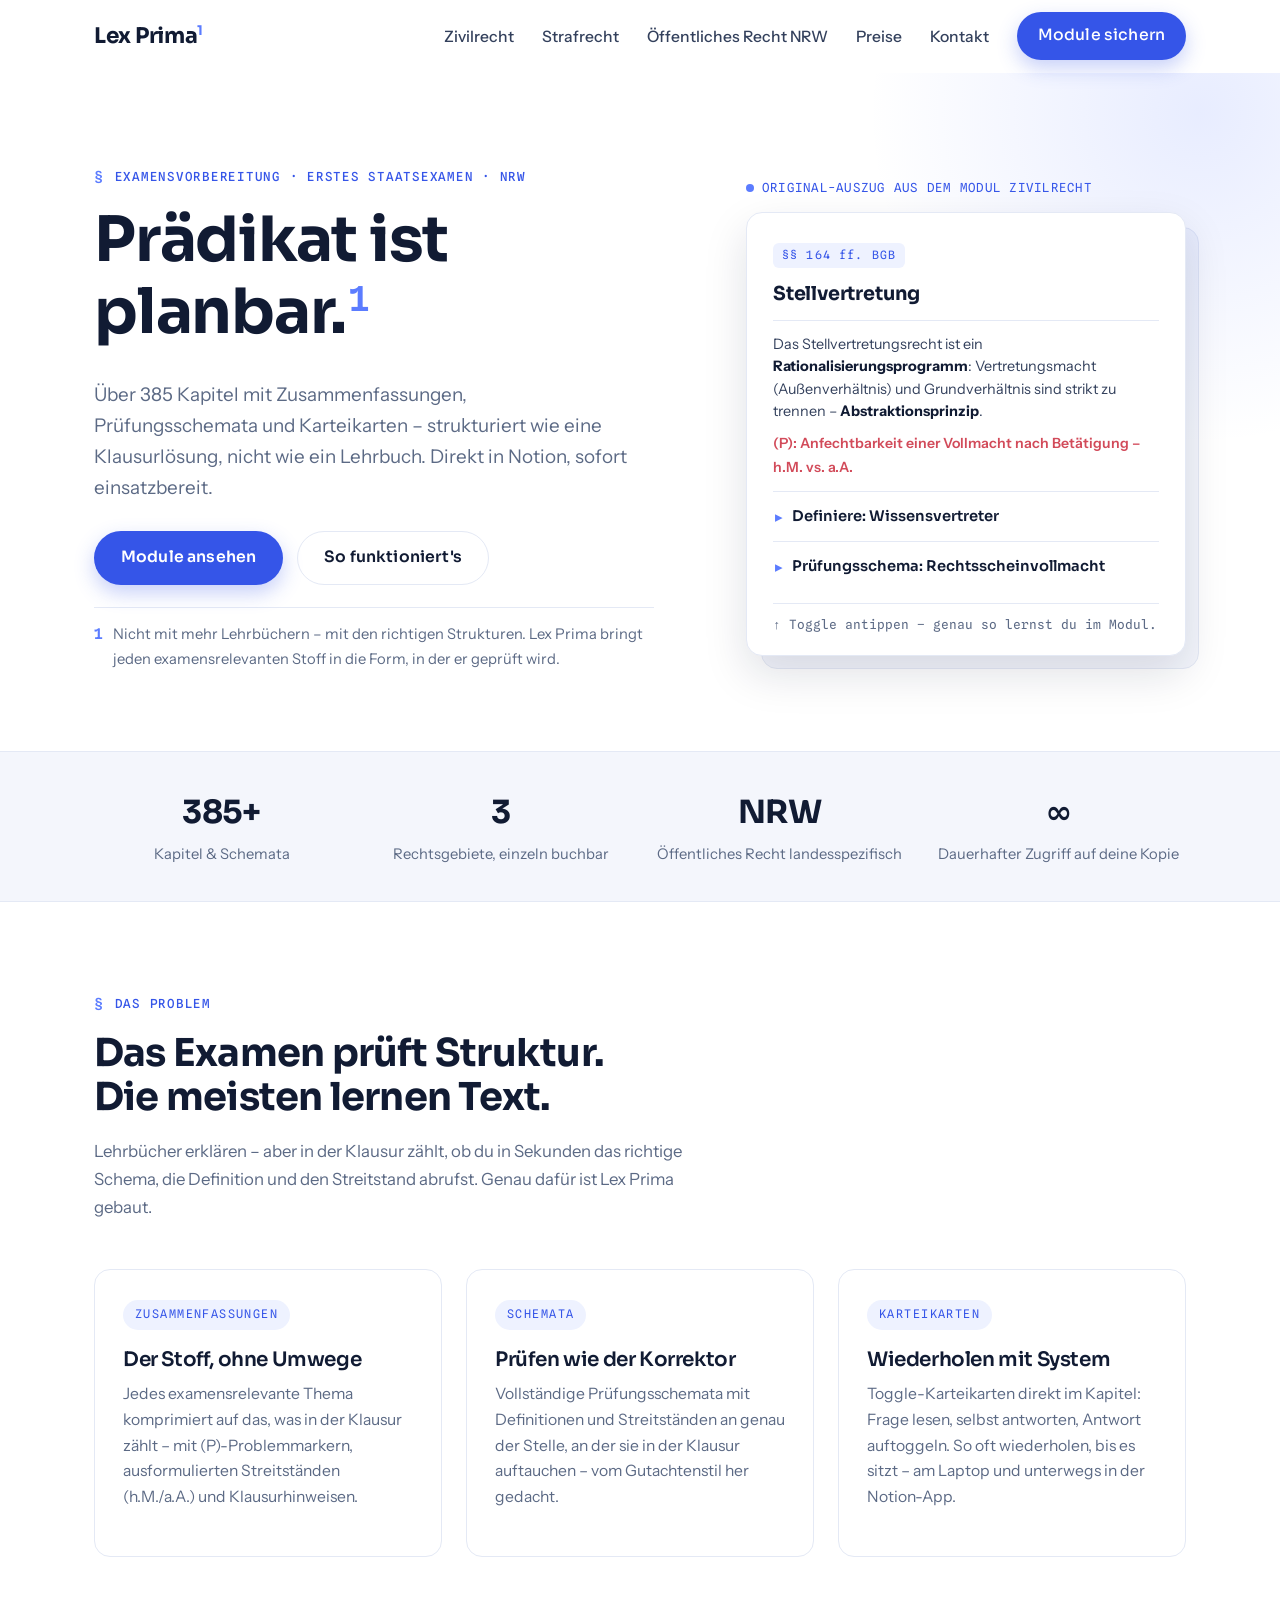
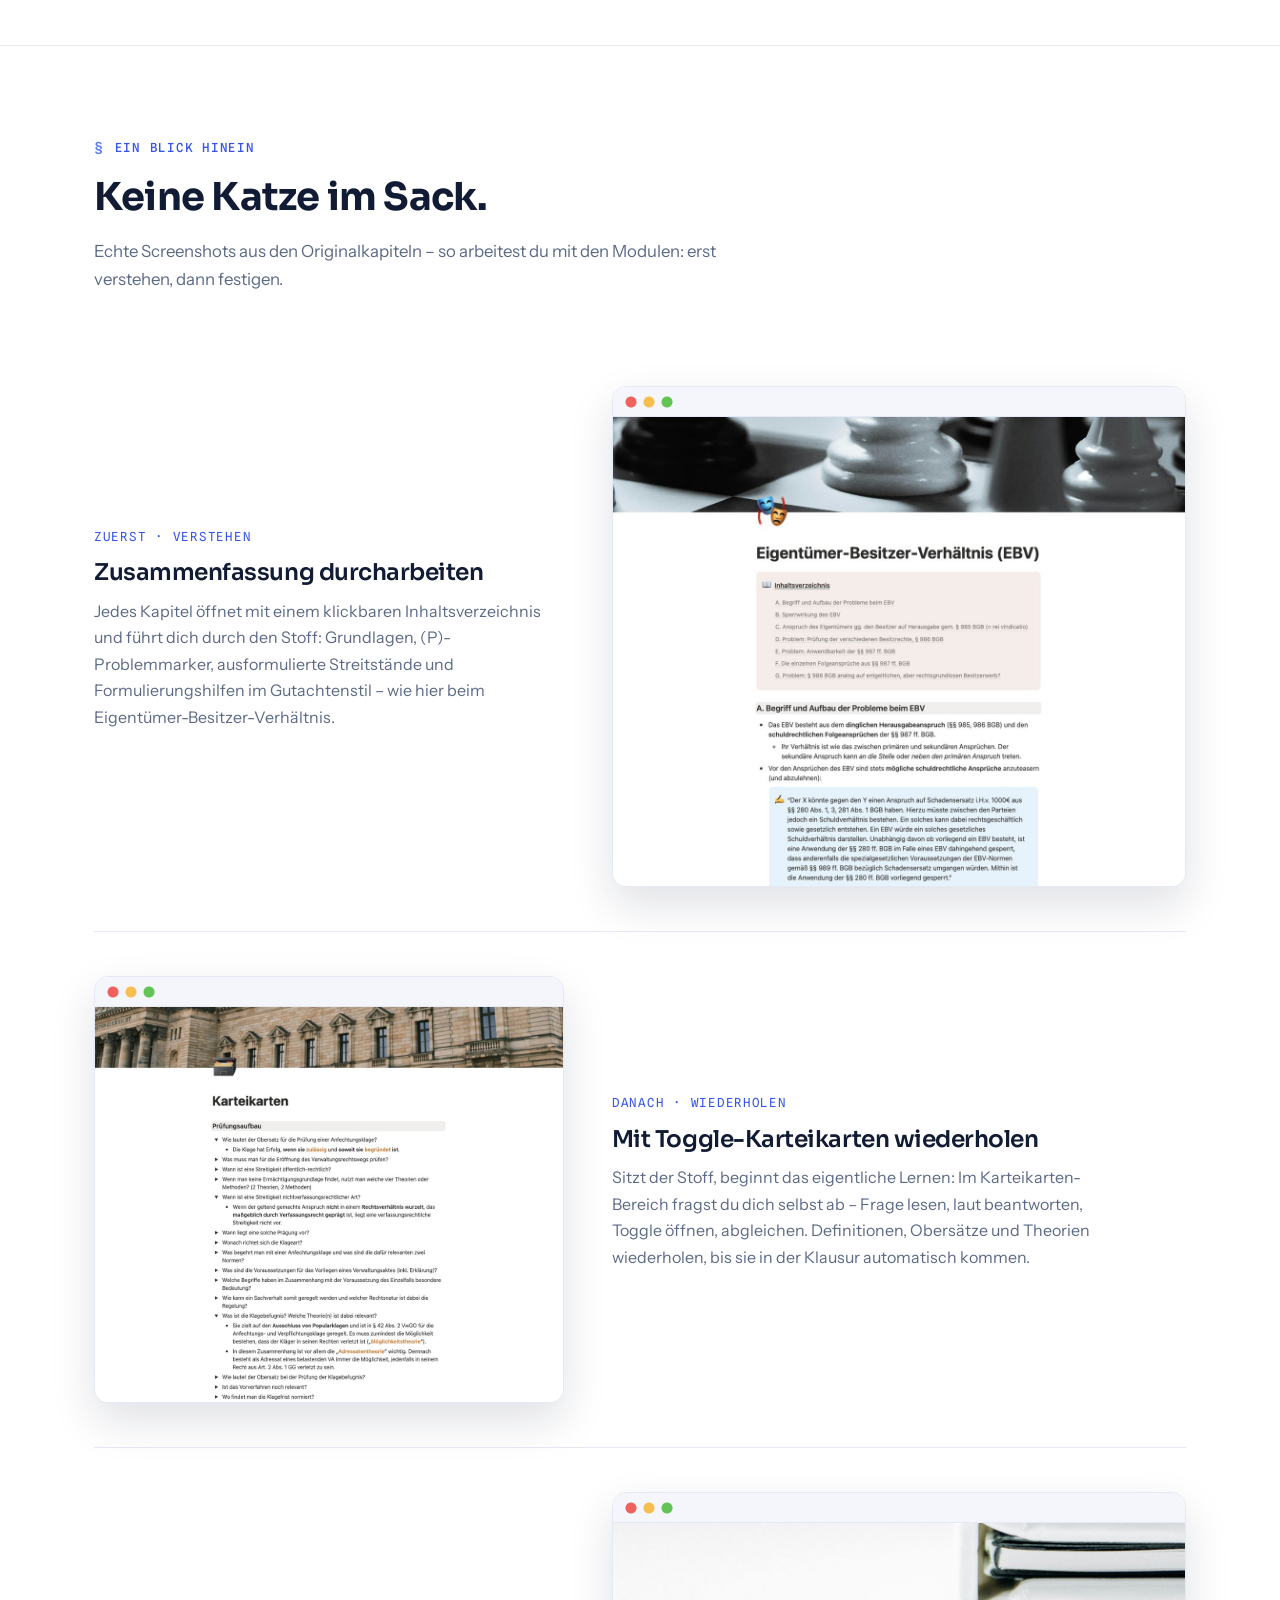
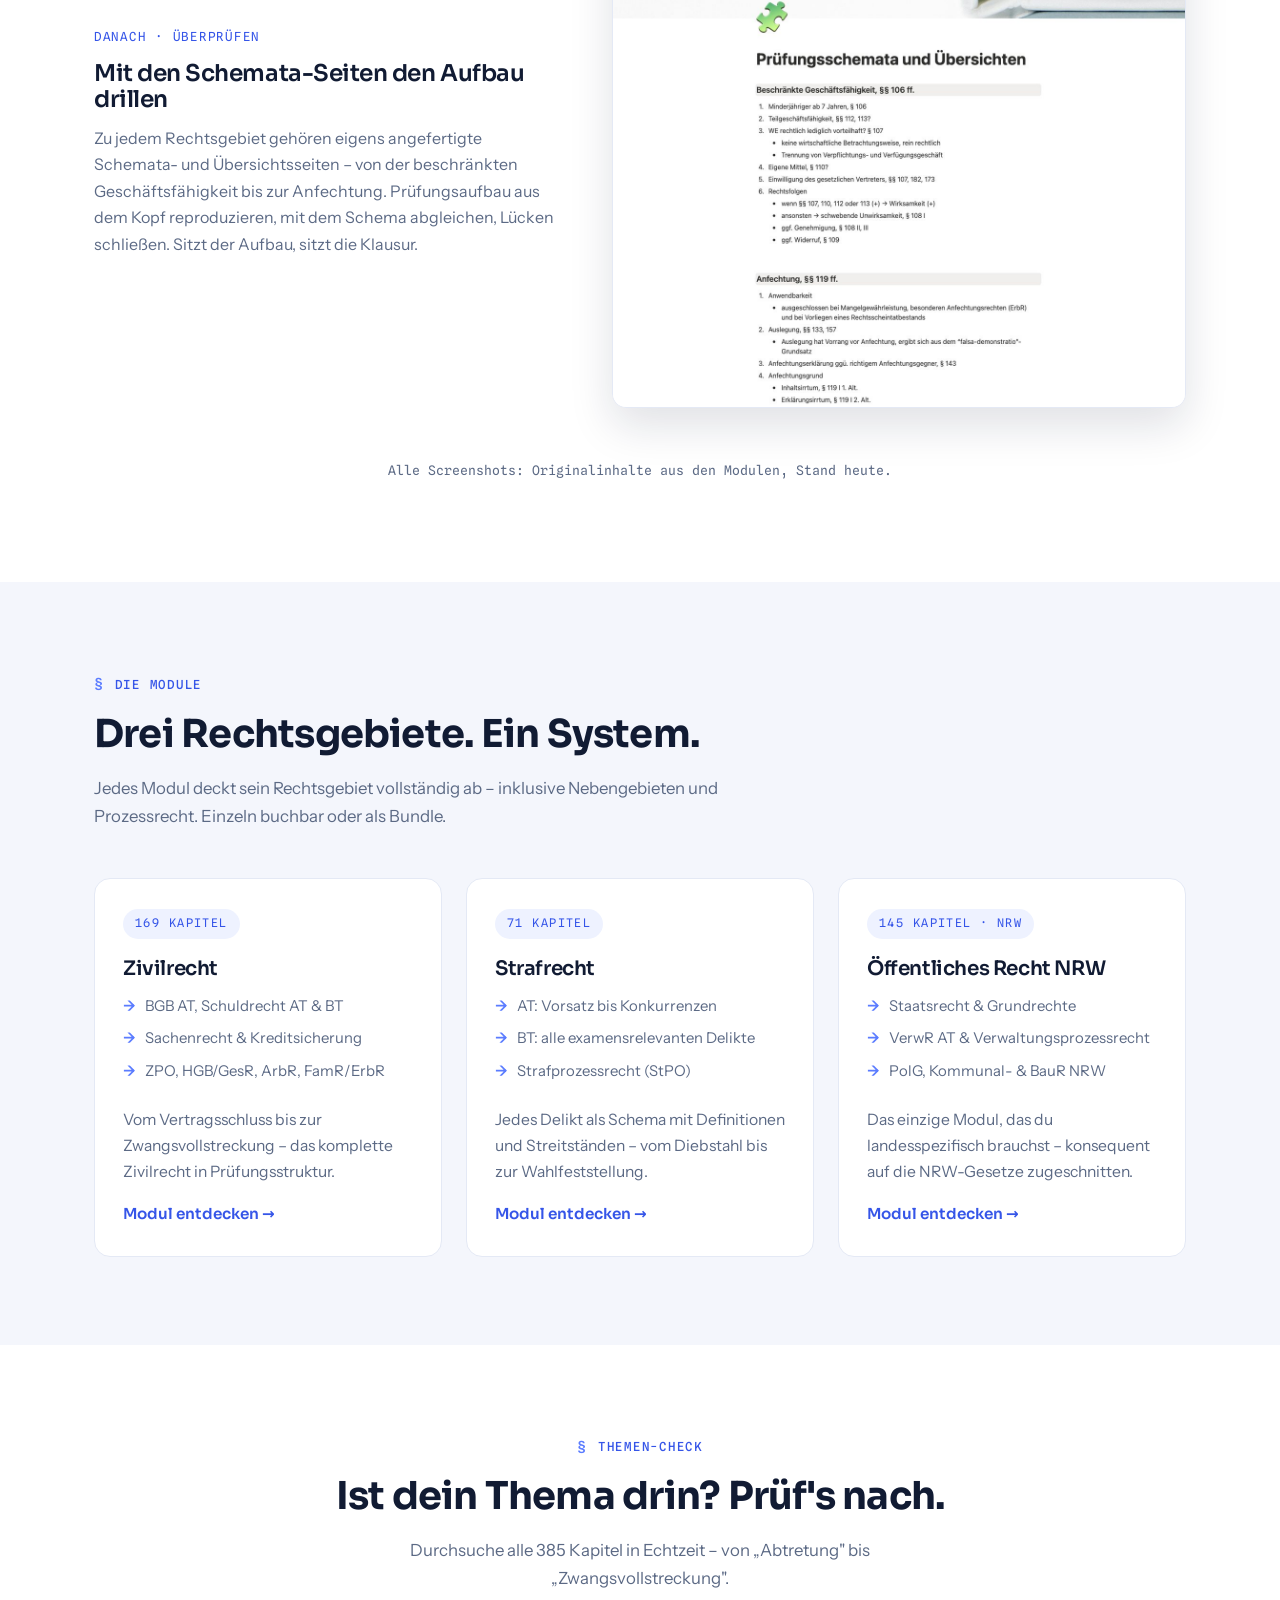
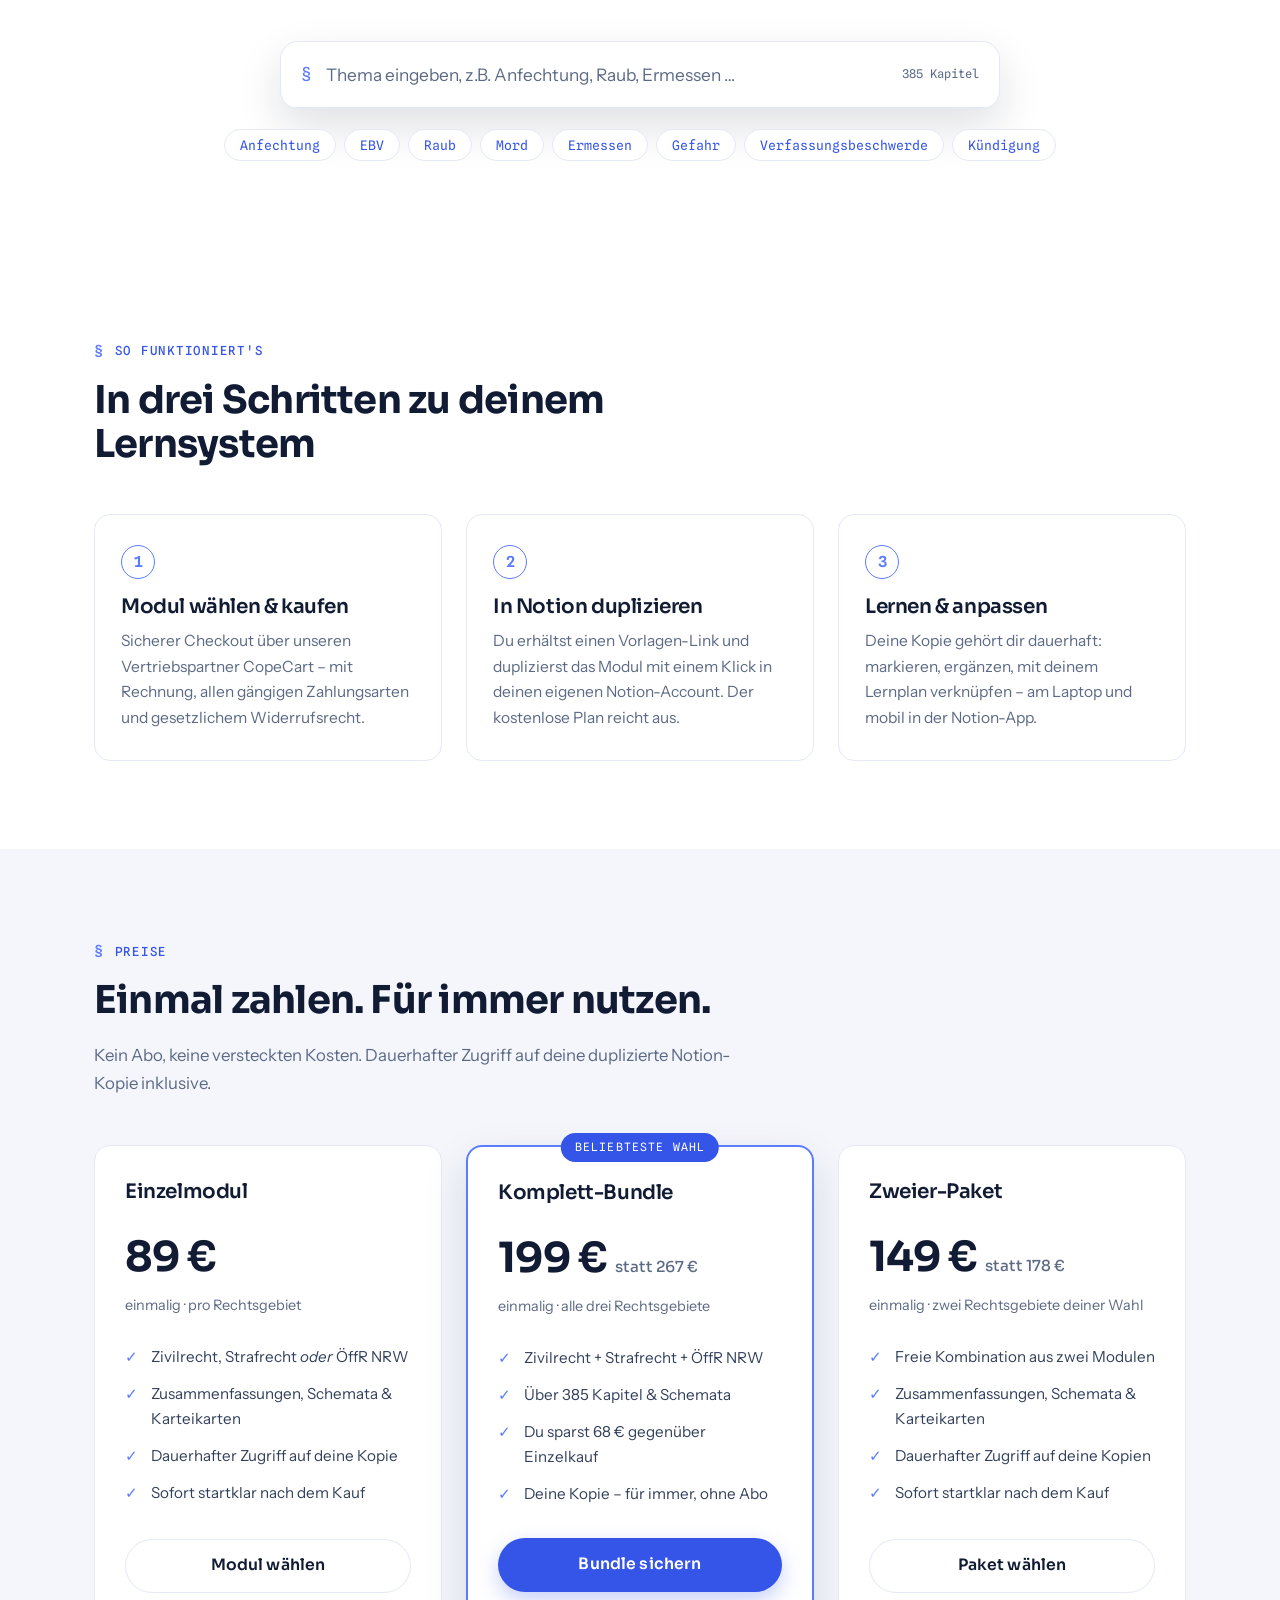
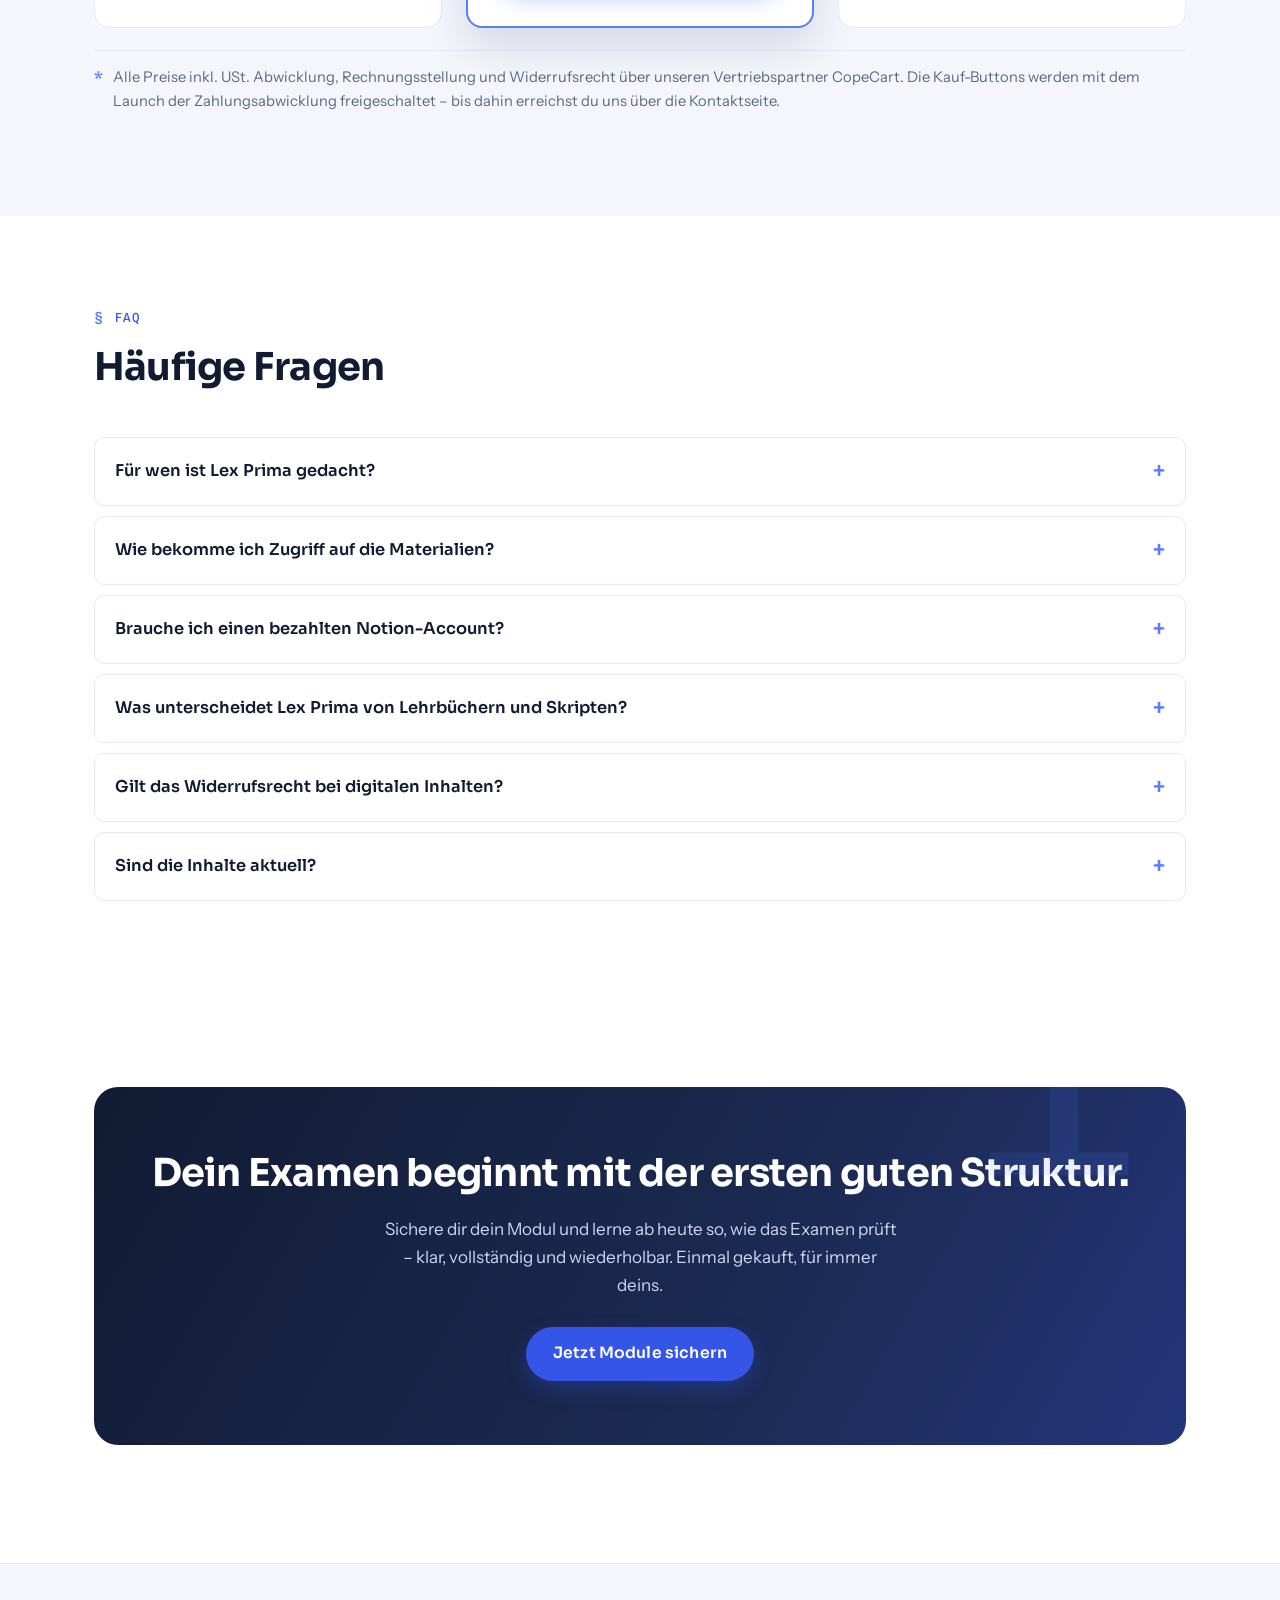
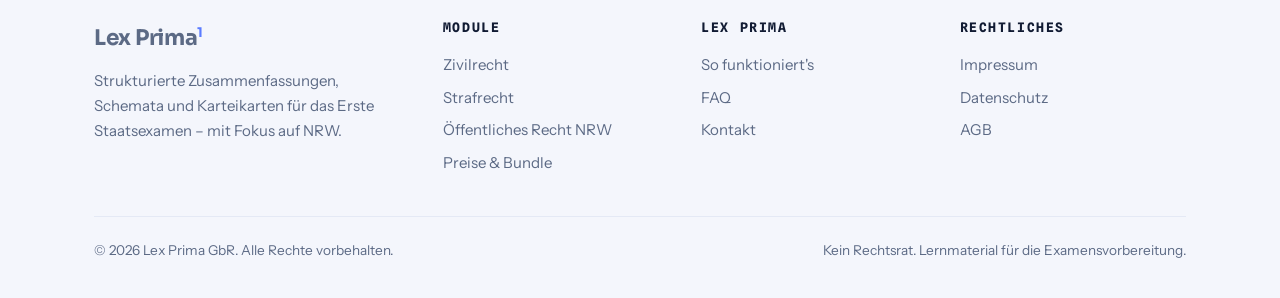
<file: index.html>
<!DOCTYPE html>
<html lang="de">
<head>
  <meta charset="UTF-8">
  <meta name="viewport" content="width=device-width, initial-scale=1.0">
  <title>Lex Prima – Zusammenfassungen, Schemata &amp; Karteikarten fürs 1. Staatsexamen (NRW)</title>
  <meta name="description" content="Strukturierte Examensvorbereitung für Jura: über 385 Kapitel mit Zusammenfassungen, Schemata und Karteikarten für Zivilrecht, Strafrecht und Öffentliches Recht NRW – als Notion-Vorlage.">
  <link rel="canonical" href="https://www.lexprima.de/">
  <meta name="robots" content="index, follow">
  <meta property="og:type" content="website">
  <meta property="og:title" content="Lex Prima – Zusammenfassungen, Schemata &amp; Karteikarten fürs 1. Staatsexamen (NRW)">
  <meta property="og:description" content="Strukturierte Examensvorbereitung für Jura: über 385 Kapitel mit Zusammenfassungen, Schemata und Karteikarten für Zivilrecht, Strafrecht und Öffentliches Recht NRW – als Notion-Vorlage.">
  <meta property="og:url" content="https://www.lexprima.de/">
  <meta property="og:site_name" content="Lex Prima">
  <meta property="og:locale" content="de_DE">
  <meta name="twitter:card" content="summary_large_image">
  <meta name="theme-color" content="#111b33">
  <link rel="preconnect" href="https://fonts.googleapis.com">
  <link rel="preconnect" href="https://fonts.gstatic.com" crossorigin>
  <link href="https://fonts.googleapis.com/css2?family=Sora:wght@400;600;700&family=Instrument+Sans:wght@400;500;600&family=Spline+Sans+Mono:wght@400;500;600&display=swap" rel="stylesheet">
  <link rel="stylesheet" href="assets/styles.css?v=6">
  <script type="application/ld+json">{"@context": "https://schema.org", "@type": "Organization", "name": "Lex Prima", "url": "https://www.lexprima.de", "logo": "https://www.lexprima.de/assets/logo.png", "description": "Strukturierte Zusammenfassungen, Schemata und Karteikarten für das Erste Juristische Staatsexamen mit Fokus auf NRW.", "contactPoint": {"@type": "ContactPoint", "contactType": "customer service", "email": "kontakt@lexprima.de", "availableLanguage": "German"}}</script>
  <script type="application/ld+json">{"@context": "https://schema.org", "@type": "FAQPage", "mainEntity": [{"@type": "Question", "name": "Für wen ist Lex Prima gedacht?", "acceptedAnswer": {"@type": "Answer", "text": "Für Jurastudierende in der Vorbereitung auf das Erste Staatsexamen – vom ersten Semester bis zur heißen Phase. Das Modul Öffentliches Recht ist speziell auf NRW zugeschnitten; Zivilrecht und Strafrecht gelten bundesweit."}}, {"@type": "Question", "name": "Wie bekomme ich Zugriff auf die Materialien?", "acceptedAnswer": {"@type": "Answer", "text": "Nach dem Kauf erhältst du einen Link, über den du das Modul als Notion-Vorlage in deinen eigenen Notion-Account duplizierst. Deine Kopie gehört dir dauerhaft – du kannst sie markieren, ergänzen und an deinen Lernplan anpassen."}}, {"@type": "Question", "name": "Brauche ich einen bezahlten Notion-Account?", "acceptedAnswer": {"@type": "Answer", "text": "Nein. Der kostenlose Notion-Plan reicht vollständig aus, um deine Kopie zu nutzen und zu bearbeiten."}}, {"@type": "Question", "name": "Was unterscheidet Lex Prima von Lehrbüchern und Skripten?", "acceptedAnswer": {"@type": "Answer", "text": "Wir ersetzen kein Lehrbuch – wir ersetzen das Chaos danach. Jedes Kapitel ist als prüfbare Struktur aufgebaut: Schema, Definitionen, Streitstände, Klausurhinweise. Du lernst so, wie in der Klausur geprüft wird."}}, {"@type": "Question", "name": "Gilt das Widerrufsrecht bei digitalen Inhalten?", "acceptedAnswer": {"@type": "Answer", "text": "Der Kauf läuft über unseren Vertriebspartner CopeCart, der Rechnungsstellung, Umsatzsteuer und das gesetzliche Widerrufsrecht abwickelt. Details findest du im Bestellprozess und in den AGB."}}, {"@type": "Question", "name": "Sind die Inhalte aktuell?", "acceptedAnswer": {"@type": "Answer", "text": "Ja – beim Kauf duplizierst du immer den aktuellen Stand unserer fortlaufend gepflegten Master-Vorlage. Ab dann ist deine Kopie deine persönliche Lernzentrale: Alle Inhalte sind von Tag eins vollständig da, und du machst sie zu deinem System – markieren, ergänzen, eigene Fälle und Rep-Notizen einpflegen, mit deinem Lernplan verknüpfen. Wir liefern die Startrampe, du bestimmst den Kurs."}}]}</script>
  <script type="application/ld+json">{"@context": "https://schema.org", "@type": "WebSite", "name": "Lex Prima", "url": "https://www.lexprima.de"}</script>
</head>
<body>
<header class="site-header">
  <div class="wrap nav">
    <a class="brand" href="index.html" aria-label="Lex Prima – Startseite">Lex&nbsp;Prima<sup>1</sup></a>
    <button class="nav-toggle" aria-label="Menü öffnen" aria-expanded="false">
      <span></span><span></span><span></span>
    </button>
    <ul class="nav-links">
      <li><a href="zivilrecht.html">Zivilrecht</a></li>
      <li><a href="strafrecht.html">Strafrecht</a></li>
      <li><a href="oeffentliches-recht.html">Öffentliches Recht NRW</a></li>
      <li><a href="index.html#preise">Preise</a></li>
      <li><a href="kontakt.html">Kontakt</a></li>
      <li><a class="btn btn-primary btn-small" href="index.html#preise">Module sichern</a></li>
    </ul>
  </div>
</header>
<main>
  <section class="hero">
    <div class="wrap hero-grid">
      <div>
        <span class="eyebrow">Examensvorbereitung · Erstes Staatsexamen · NRW</span>
        <h1>Prädikat ist planbar.<sup class="fn">1</sup></h1>
        <p class="lead">Über 385 Kapitel mit Zusammenfassungen, Prüfungsschemata und Karteikarten – strukturiert wie eine Klausurlösung, nicht wie ein Lehrbuch. Direkt in Notion, sofort einsatzbereit.</p>
        <div class="hero-ctas">
          <a class="btn btn-primary" href="#module">Module ansehen</a>
          <a class="btn btn-ghost" href="#methode">So funktioniert's</a>
        </div>
        <div class="footnote"><span class="mark">1</span><span>Nicht mit mehr Lehrbüchern – mit den richtigen Strukturen. Lex Prima bringt jeden examensrelevanten Stoff in die Form, in der er geprüft wird.</span></div>
      </div>
      <div class="reveal">
        <div class="np-stage">
          <div class="np-label">Original-Auszug aus dem Modul Zivilrecht</div>
          <div class="notion-preview">
            <span class="np-chip">§§ 164 ff. BGB</span>
            <div class="np-title">Stellvertretung</div>
            <p class="np-line">Das Stellvertretungsrecht ist ein <b>Rationalisierungsprogramm</b>: Vertretungsmacht (Außenverhältnis) und Grundverhältnis sind strikt zu trennen – <b>Abstraktionsprinzip</b>.</p>
            <p class="np-problem">(P): Anfechtbarkeit einer Vollmacht nach Betätigung – h.M. vs. a.A.</p>
            <details class="np-toggle">
              <summary>Definiere: Wissensvertreter</summary>
              <p>Wer – ohne Stellvertreter i.S.d. § 164 BGB zu sein – wie ein Vertreter damit betraut ist, für den Geschäftsherrn eigenständig Aufgaben zu erledigen und Informationen weiterzuleiten.</p>
            </details>
            <details class="np-toggle">
              <summary>Prüfungsschema: Rechtsscheinvollmacht</summary>
              <p>1. Anwendbarkeit · 2. Rechtsschein der Bevollmächtigung · 3. Zurechenbarkeit beim Vertretenen · 4. Gutgläubigkeit des Dritten</p>
            </details>
            <div class="np-hint">↑ Toggle antippen – genau so lernst du im Modul.</div>
          </div>
        </div>
      </div>
    </div>
  </section>

  <section class="stats" aria-label="Kennzahlen">
    <div class="wrap">
      <div class="stat reveal"><b data-count="385" data-suffix="+">385+</b><span>Kapitel &amp; Schemata</span></div>
      <div class="stat reveal"><b>3</b><span>Rechtsgebiete, einzeln buchbar</span></div>
      <div class="stat reveal"><b>NRW</b><span>Öffentliches Recht landesspezifisch</span></div>
      <div class="stat reveal"><b>∞</b><span>Dauerhafter Zugriff auf deine Kopie</span></div>
    </div>
  </section>

  <section class="section" id="warum">
    <div class="wrap">
      <div class="section-head reveal">
        <span class="eyebrow">Das Problem</span>
        <h2>Das Examen prüft Struktur.<br>Die meisten lernen Text.</h2>
        <p>Lehrbücher erklären – aber in der Klausur zählt, ob du in Sekunden das richtige Schema, die Definition und den Streitstand abrufst. Genau dafür ist Lex Prima gebaut.</p>
      </div>
      <div class="cards-3">
        <div class="card reveal">
          <span class="tag">Zusammenfassungen</span>
          <h3>Der Stoff, ohne Umwege</h3>
          <p>Jedes examensrelevante Thema komprimiert auf das, was in der Klausur zählt – mit (P)-Problemmarkern, ausformulierten Streitständen (h.M./a.A.) und Klausurhinweisen.</p>
        </div>
        <div class="card reveal">
          <span class="tag">Schemata</span>
          <h3>Prüfen wie der Korrektor</h3>
          <p>Vollständige Prüfungsschemata mit Definitionen und Streitständen an genau der Stelle, an der sie in der Klausur auftauchen – vom Gutachtenstil her gedacht.</p>
        </div>
        <div class="card reveal">
          <span class="tag">Karteikarten</span>
          <h3>Wiederholen mit System</h3>
          <p>Toggle-Karteikarten direkt im Kapitel: Frage lesen, selbst antworten, Antwort auftoggeln. So oft wiederholen, bis es sitzt – am Laptop und unterwegs in der Notion-App.</p>
        </div>
      </div>
    </div>
  </section>


  <section class="section" id="blick-hinein" style="border-top:1px solid var(--line);">
    <div class="wrap">
      <div class="section-head reveal">
        <span class="eyebrow">Ein Blick hinein</span>
        <h2>Keine Katze im Sack.</h2>
        <p>Echte Screenshots aus den Originalkapiteln – so arbeitest du mit den Modulen: erst verstehen, dann festigen.</p>
      </div>

      <div class="peek-row reveal">
        <div class="peek-text">
          <div class="peek-step">Zuerst · Verstehen</div>
          <h3>Zusammenfassung durcharbeiten</h3>
          <p>Jedes Kapitel öffnet mit einem klickbaren Inhaltsverzeichnis und führt dich durch den Stoff: Grundlagen, (P)-Problemmarker, ausformulierte Streitstände und Formulierungshilfen im Gutachtenstil – wie hier beim Eigentümer-Besitzer-Verhältnis.</p>
        </div>
        <figure class="peek-shot" style="margin:0;">
          <img src="assets/img/modul-zusammenfassung.jpg" alt="Notion-Kapitel Eigentümer-Besitzer-Verhältnis (EBV) mit Inhaltsverzeichnis und strukturierter Zusammenfassung" width="1200" height="984" loading="lazy">
        </figure>
      </div>

      <div class="peek-row flip reveal">
        <div class="peek-text">
          <div class="peek-step">Danach · Wiederholen</div>
          <h3>Mit Toggle-Karteikarten wiederholen</h3>
          <p>Sitzt der Stoff, beginnt das eigentliche Lernen: Im Karteikarten-Bereich fragst du dich selbst ab – Frage lesen, laut beantworten, Toggle öffnen, abgleichen. Definitionen, Obersätze und Theorien wiederholen, bis sie in der Klausur automatisch kommen.</p>
        </div>
        <figure class="peek-shot" style="margin:0;">
          <img src="assets/img/modul-karteikarten.jpg" alt="Karteikarten-Seite mit Toggle-Fragen zum Prüfungsaufbau der Anfechtungsklage" width="1200" height="1014" loading="lazy">
        </figure>
      </div>

      <div class="peek-row reveal">
        <div class="peek-text">
          <div class="peek-step">Danach · Überprüfen</div>
          <h3>Mit den Schemata-Seiten den Aufbau drillen</h3>
          <p>Zu jedem Rechtsgebiet gehören eigens angefertigte Schemata- und Übersichtsseiten – von der beschränkten Geschäftsfähigkeit bis zur Anfechtung. Prüfungsaufbau aus dem Kopf reproduzieren, mit dem Schema abgleichen, Lücken schließen. Sitzt der Aufbau, sitzt die Klausur.</p>
        </div>
        <figure class="peek-shot" style="margin:0;">
          <img src="assets/img/modul-schemata-seite.jpg" alt="Eigens angefertigte Schemata-Seite: Prüfungsschemata und Übersichten zu beschränkter Geschäftsfähigkeit und Anfechtung" width="1200" height="1014" loading="lazy">
        </figure>
      </div>

      <p class="peek-note reveal">Alle Screenshots: Originalinhalte aus den Modulen, Stand heute.</p>
    </div>
  </section>

  <section class="section alt" id="module">
    <div class="wrap">
      <div class="section-head reveal">
        <span class="eyebrow">Die Module</span>
        <h2>Drei Rechtsgebiete. Ein System.</h2>
        <p>Jedes Modul deckt sein Rechtsgebiet vollständig ab – inklusive Nebengebieten und Prozessrecht. Einzeln buchbar oder als Bundle.</p>
      </div>
      <div class="cards-3">
        <a class="card reveal" href="zivilrecht.html">
          <span class="tag">169 Kapitel</span>
          <h3>Zivilrecht</h3>
          <ul class="mini">
            <li>BGB AT, Schuldrecht AT &amp; BT</li>
            <li>Sachenrecht &amp; Kreditsicherung</li>
            <li>ZPO, HGB/GesR, ArbR, FamR/ErbR</li>
          </ul>
          <p>Vom Vertragsschluss bis zur Zwangsvollstreckung – das komplette Zivilrecht in Prüfungsstruktur.</p>
          <span class="card-cta">Modul entdecken →</span>
        </a>
        <a class="card reveal" href="strafrecht.html">
          <span class="tag">71 Kapitel</span>
          <h3>Strafrecht</h3>
          <ul class="mini">
            <li>AT: Vorsatz bis Konkurrenzen</li>
            <li>BT: alle examensrelevanten Delikte</li>
            <li>Strafprozessrecht (StPO)</li>
          </ul>
          <p>Jedes Delikt als Schema mit Definitionen und Streitständen – vom Diebstahl bis zur Wahlfeststellung.</p>
          <span class="card-cta">Modul entdecken →</span>
        </a>
        <a class="card reveal" href="oeffentliches-recht.html">
          <span class="tag">145 Kapitel · NRW</span>
          <h3>Öffentliches Recht NRW</h3>
          <ul class="mini">
            <li>Staatsrecht &amp; Grundrechte</li>
            <li>VerwR AT &amp; Verwaltungsprozessrecht</li>
            <li>PolG, Kommunal- &amp; BauR NRW</li>
          </ul>
          <p>Das einzige Modul, das du landesspezifisch brauchst – konsequent auf die NRW-Gesetze zugeschnitten.</p>
          <span class="card-cta">Modul entdecken →</span>
        </a>
      </div>
    </div>
  </section>


  <section class="section" id="themen-check">
    <div class="wrap">
      <div class="section-head reveal" style="text-align:center; margin-left:auto; margin-right:auto;">
        <span class="eyebrow">Themen-Check</span>
        <h2>Ist dein Thema drin? Prüf's nach.</h2>
        <p>Durchsuche alle 385 Kapitel in Echtzeit – von „Abtretung" bis „Zwangsvollstreckung".</p>
      </div>
      <div class="palette reveal" role="search">
        <div class="palette-input">
          <span class="pi-icon" aria-hidden="true">§</span>
          <input type="search" id="tc-input" placeholder="Thema eingeben, z.B. Anfechtung, Raub, Ermessen …" aria-label="Kapitel durchsuchen" autocomplete="off">
          <span class="pi-count" id="tc-count">385 Kapitel</span>
        </div>
        <div class="palette-results" id="tc-results" aria-live="polite"></div>
      </div>
      <div class="palette-chips reveal" id="tc-chips" aria-label="Suchvorschläge">
        <button type="button">Anfechtung</button>
        <button type="button">EBV</button>
        <button type="button">Raub</button>
        <button type="button">Mord</button>
        <button type="button">Ermessen</button>
        <button type="button">Gefahr</button>
        <button type="button">Verfassungsbeschwerde</button>
        <button type="button">Kündigung</button>
      </div>
    </div>
  </section>

  <section class="section" id="methode">
    <div class="wrap">
      <div class="section-head reveal">
        <span class="eyebrow">So funktioniert's</span>
        <h2>In drei Schritten zu deinem Lernsystem</h2>
      </div>
      <div class="steps">
        <div class="step reveal">
          <h3>Modul wählen &amp; kaufen</h3>
          <p>Sicherer Checkout über unseren Vertriebspartner CopeCart – mit Rechnung, allen gängigen Zahlungsarten und gesetzlichem Widerrufsrecht.</p>
        </div>
        <div class="step reveal">
          <h3>In Notion duplizieren</h3>
          <p>Du erhältst einen Vorlagen-Link und duplizierst das Modul mit einem Klick in deinen eigenen Notion-Account. Der kostenlose Plan reicht aus.</p>
        </div>
        <div class="step reveal">
          <h3>Lernen &amp; anpassen</h3>
          <p>Deine Kopie gehört dir dauerhaft: markieren, ergänzen, mit deinem Lernplan verknüpfen – am Laptop und mobil in der Notion-App.</p>
        </div>
      </div>
    </div>
  </section>

  <section class="section alt" id="preise">
    <div class="wrap">
      <div class="section-head reveal">
        <span class="eyebrow">Preise</span>
        <h2>Einmal zahlen. Für immer nutzen.</h2>
        <p>Kein Abo, keine versteckten Kosten. Dauerhafter Zugriff auf deine duplizierte Notion-Kopie inklusive.</p>
      </div>
      <div class="pricing">
        <div class="price-card reveal">
          <h3>Einzelmodul</h3>
          <div class="amount">89&nbsp;€</div>
          <div class="per">einmalig · pro Rechtsgebiet</div>
          <ul>
            <li>Zivilrecht, Strafrecht <em>oder</em> ÖffR NRW</li>
            <li>Zusammenfassungen, Schemata &amp; Karteikarten</li>
            <li>Dauerhafter Zugriff auf deine Kopie</li>
            <li>Sofort startklar nach dem Kauf</li>
          </ul>
          <a class="btn btn-ghost" href="kontakt.html">Modul wählen</a>
        </div>
        <div class="price-card featured reveal">
          <span class="badge">Beliebteste Wahl</span>
          <h3>Komplett-Bundle</h3>
          <div class="amount">199&nbsp;€ <small>statt 267&nbsp;€</small></div>
          <div class="per">einmalig · alle drei Rechtsgebiete</div>
          <ul>
            <li>Zivilrecht + Strafrecht + ÖffR NRW</li>
            <li>Über 385 Kapitel &amp; Schemata</li>
            <li>Du sparst 68&nbsp;€ gegenüber Einzelkauf</li>
            <li>Deine Kopie – für immer, ohne Abo</li>
          </ul>
          <a class="btn btn-primary" href="kontakt.html">Bundle sichern</a>
        </div>
        <div class="price-card reveal">
          <h3>Zweier-Paket</h3>
          <div class="amount">149&nbsp;€ <small>statt 178&nbsp;€</small></div>
          <div class="per">einmalig · zwei Rechtsgebiete deiner Wahl</div>
          <ul>
            <li>Freie Kombination aus zwei Modulen</li>
            <li>Zusammenfassungen, Schemata &amp; Karteikarten</li>
            <li>Dauerhafter Zugriff auf deine Kopien</li>
            <li>Sofort startklar nach dem Kauf</li>
          </ul>
          <a class="btn btn-ghost" href="kontakt.html">Paket wählen</a>
        </div>
      </div>
      <p class="footnote" style="max-width:none;"><span class="mark">*</span><span>Alle Preise inkl. USt. Abwicklung, Rechnungsstellung und Widerrufsrecht über unseren Vertriebspartner CopeCart. Die Kauf-Buttons werden mit dem Launch der Zahlungsabwicklung freigeschaltet – bis dahin erreichst du uns über die Kontaktseite.</span></p>
    </div>
  </section>

  <section class="section faq" id="faq">
    <div class="wrap">
      <div class="section-head reveal">
        <span class="eyebrow">FAQ</span>
        <h2>Häufige Fragen</h2>
      </div>
      <div class="reveal">
      <details class="acc">
        <summary>Für wen ist Lex Prima gedacht?</summary>
        <div class="acc-body"><p>Für Jurastudierende in der Vorbereitung auf das Erste Staatsexamen – vom ersten Semester bis zur heißen Phase. Das Modul Öffentliches Recht ist speziell auf NRW zugeschnitten; Zivilrecht und Strafrecht gelten bundesweit.</p></div>
      </details>
      <details class="acc">
        <summary>Wie bekomme ich Zugriff auf die Materialien?</summary>
        <div class="acc-body"><p>Nach dem Kauf erhältst du einen Link, über den du das Modul als Notion-Vorlage in deinen eigenen Notion-Account duplizierst. Deine Kopie gehört dir dauerhaft – du kannst sie markieren, ergänzen und an deinen Lernplan anpassen.</p></div>
      </details>
      <details class="acc">
        <summary>Brauche ich einen bezahlten Notion-Account?</summary>
        <div class="acc-body"><p>Nein. Der kostenlose Notion-Plan reicht vollständig aus, um deine Kopie zu nutzen und zu bearbeiten.</p></div>
      </details>
      <details class="acc">
        <summary>Was unterscheidet Lex Prima von Lehrbüchern und Skripten?</summary>
        <div class="acc-body"><p>Wir ersetzen kein Lehrbuch – wir ersetzen das Chaos danach. Jedes Kapitel ist als prüfbare Struktur aufgebaut: Schema, Definitionen, Streitstände, Klausurhinweise. Du lernst so, wie in der Klausur geprüft wird.</p></div>
      </details>
      <details class="acc">
        <summary>Gilt das Widerrufsrecht bei digitalen Inhalten?</summary>
        <div class="acc-body"><p>Der Kauf läuft über unseren Vertriebspartner CopeCart, der Rechnungsstellung, Umsatzsteuer und das gesetzliche Widerrufsrecht abwickelt. Details findest du im Bestellprozess und in den AGB.</p></div>
      </details>
      <details class="acc">
        <summary>Sind die Inhalte aktuell?</summary>
        <div class="acc-body"><p>Ja – beim Kauf duplizierst du immer den aktuellen Stand unserer fortlaufend gepflegten Master-Vorlage. Ab dann ist deine Kopie deine persönliche Lernzentrale: Alle Inhalte sind von Tag eins vollständig da, und du machst sie zu deinem System – markieren, ergänzen, eigene Fälle und Rep-Notizen einpflegen, mit deinem Lernplan verknüpfen. Wir liefern die Startrampe, du bestimmst den Kurs.</p></div>
      </details>
      </div>
    </div>
  </section>

  <section class="section" aria-label="Handlungsaufruf">
    <div class="wrap">
      <div class="cta-band reveal">
        <h2>Dein Examen beginnt mit der ersten guten Struktur.</h2>
        <p>Sichere dir dein Modul und lerne ab heute so, wie das Examen prüft – klar, vollständig und wiederholbar. Einmal gekauft, für immer deins.</p>
        <a class="btn btn-primary" href="index.html#preise">Jetzt Module sichern</a>
      </div>
    </div>
  </section>
<footer class="site-footer">
  <div class="wrap">
    <div class="footer-grid">
      <div>
        <a class="brand" href="index.html">Lex&nbsp;Prima<sup>1</sup></a>
        <p style="margin-top:14px; max-width:280px;">Strukturierte Zusammenfassungen, Schemata und Karteikarten für das Erste Staatsexamen – mit Fokus auf NRW.</p>
      </div>
      <div>
        <h4>Module</h4>
        <ul>
          <li><a href="zivilrecht.html">Zivilrecht</a></li>
          <li><a href="strafrecht.html">Strafrecht</a></li>
          <li><a href="oeffentliches-recht.html">Öffentliches Recht NRW</a></li>
          <li><a href="index.html#preise">Preise &amp; Bundle</a></li>
        </ul>
      </div>
      <div>
        <h4>Lex Prima</h4>
        <ul>
          <li><a href="index.html#methode">So funktioniert's</a></li>
          <li><a href="index.html#faq">FAQ</a></li>
          <li><a href="kontakt.html">Kontakt</a></li>
        </ul>
      </div>
      <div>
        <h4>Rechtliches</h4>
        <ul>
          <li><a href="impressum.html">Impressum</a></li>
          <li><a href="datenschutz.html">Datenschutz</a></li>
          <li><a href="agb.html">AGB</a></li>
        </ul>
      </div>
    </div>
    <div class="footer-bottom">
      <span>© <span data-year>2026</span> Lex Prima GbR. Alle Rechte vorbehalten.</span>
      <span>Kein Rechtsrat. Lernmaterial für die Examensvorbereitung.</span>
    </div>
  </div>
</footer>
<script src="assets/kapitel.js?v=6" defer></script>
<script src="assets/main.js?v=6" defer></script>
</body>
</html>
</file>
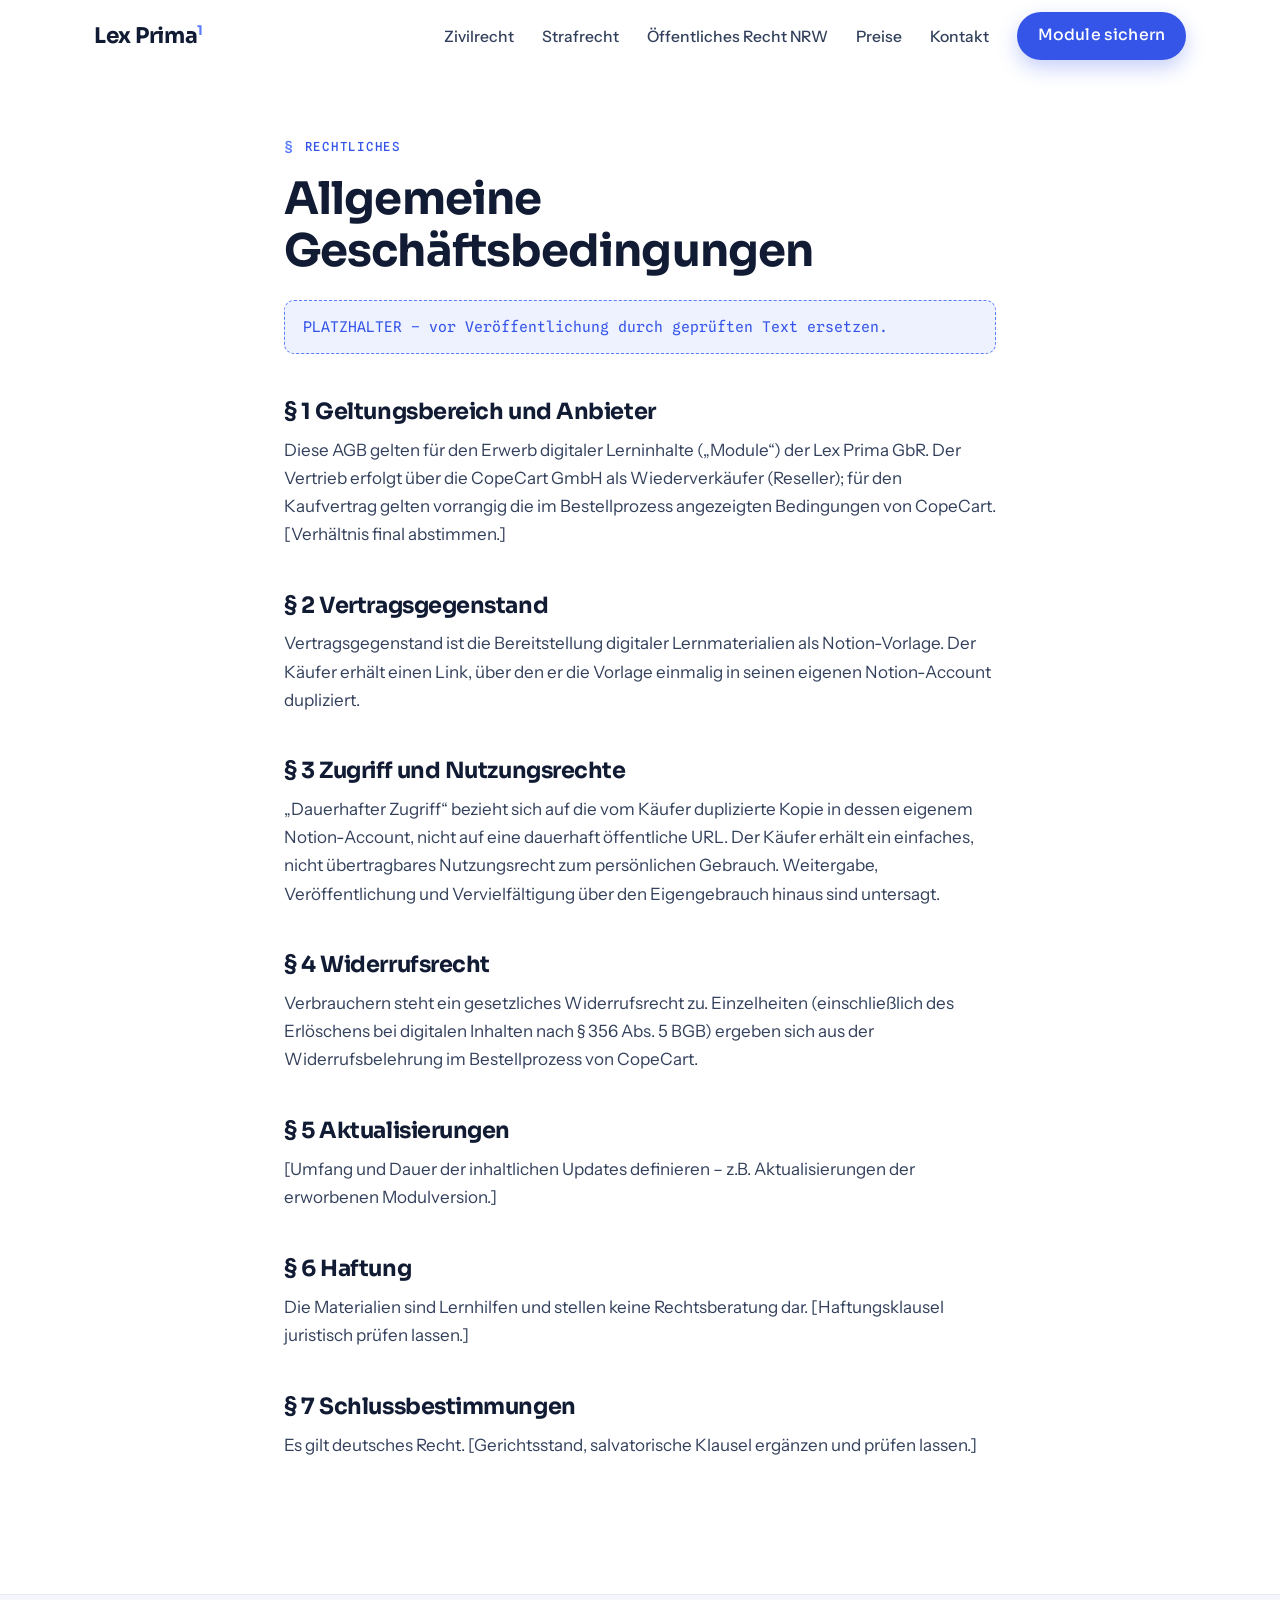
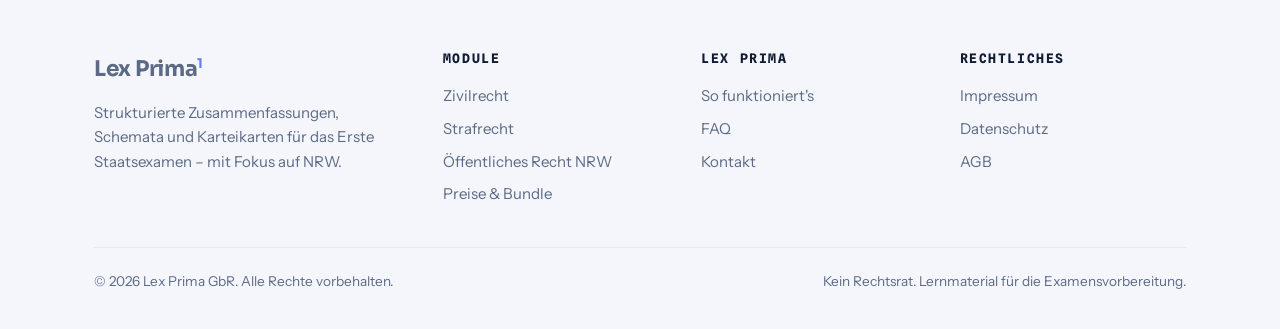
<file: agb.html>
<!DOCTYPE html>
<html lang="de">
<head>
  <meta charset="UTF-8">
  <meta name="viewport" content="width=device-width, initial-scale=1.0">
  <title>AGB | Lex Prima</title>
  <meta name="description" content="AGB der Lex Prima GbR.">
  <link rel="canonical" href="https://www.lexprima.de/agb.html">
  <meta name="robots" content="index, follow">
  <meta property="og:type" content="website">
  <meta property="og:title" content="AGB | Lex Prima">
  <meta property="og:description" content="AGB der Lex Prima GbR.">
  <meta property="og:url" content="https://www.lexprima.de/agb.html">
  <meta property="og:site_name" content="Lex Prima">
  <meta property="og:locale" content="de_DE">
  <meta name="twitter:card" content="summary_large_image">
  <meta name="theme-color" content="#111b33">
  <link rel="preconnect" href="https://fonts.googleapis.com">
  <link rel="preconnect" href="https://fonts.gstatic.com" crossorigin>
  <link href="https://fonts.googleapis.com/css2?family=Sora:wght@400;600;700&family=Instrument+Sans:wght@400;500;600&family=Spline+Sans+Mono:wght@400;500;600&display=swap" rel="stylesheet">
  <link rel="stylesheet" href="assets/styles.css?v=6">
  <script type="application/ld+json">{"@context": "https://schema.org", "@type": "BreadcrumbList", "itemListElement": [{"@type": "ListItem", "position": 1, "name": "Start", "item": "https://www.lexprima.de/"}, {"@type": "ListItem", "position": 2, "name": "AGB", "item": "https://www.lexprima.de/agb.html"}]}</script>
</head>
<body>
<header class="site-header">
  <div class="wrap nav">
    <a class="brand" href="index.html" aria-label="Lex Prima – Startseite">Lex&nbsp;Prima<sup>1</sup></a>
    <button class="nav-toggle" aria-label="Menü öffnen" aria-expanded="false">
      <span></span><span></span><span></span>
    </button>
    <ul class="nav-links">
      <li><a href="zivilrecht.html">Zivilrecht</a></li>
      <li><a href="strafrecht.html">Strafrecht</a></li>
      <li><a href="oeffentliches-recht.html">Öffentliches Recht NRW</a></li>
      <li><a href="index.html#preise">Preise</a></li>
      <li><a href="kontakt.html">Kontakt</a></li>
      <li><a class="btn btn-primary btn-small" href="index.html#preise">Module sichern</a></li>
    </ul>
  </div>
</header>
<main>
  <section class="section" style="padding-top:60px;">
    <div class="wrap prose">
      <span class="eyebrow">Rechtliches</span>
      <h1 style="font-size:clamp(1.9rem,4vw,2.8rem);">Allgemeine Geschäftsbedingungen</h1>
      
      <p class="placeholder">PLATZHALTER – vor Veröffentlichung durch geprüften Text ersetzen.</p>
      <h2>§ 1 Geltungsbereich und Anbieter</h2>
      <p>Diese AGB gelten für den Erwerb digitaler Lerninhalte („Module“) der Lex Prima GbR. Der Vertrieb erfolgt über die CopeCart GmbH als Wiederverkäufer (Reseller); für den Kaufvertrag gelten vorrangig die im Bestellprozess angezeigten Bedingungen von CopeCart. [Verhältnis final abstimmen.]</p>
      <h2>§ 2 Vertragsgegenstand</h2>
      <p>Vertragsgegenstand ist die Bereitstellung digitaler Lernmaterialien als Notion-Vorlage. Der Käufer erhält einen Link, über den er die Vorlage einmalig in seinen eigenen Notion-Account dupliziert.</p>
      <h2>§ 3 Zugriff und Nutzungsrechte</h2>
      <p>„Dauerhafter Zugriff“ bezieht sich auf die vom Käufer duplizierte Kopie in dessen eigenem Notion-Account, nicht auf eine dauerhaft öffentliche URL. Der Käufer erhält ein einfaches, nicht übertragbares Nutzungsrecht zum persönlichen Gebrauch. Weitergabe, Veröffentlichung und Vervielfältigung über den Eigengebrauch hinaus sind untersagt.</p>
      <h2>§ 4 Widerrufsrecht</h2>
      <p>Verbrauchern steht ein gesetzliches Widerrufsrecht zu. Einzelheiten (einschließlich des Erlöschens bei digitalen Inhalten nach § 356 Abs. 5 BGB) ergeben sich aus der Widerrufsbelehrung im Bestellprozess von CopeCart.</p>
      <h2>§ 5 Aktualisierungen</h2>
      <p>[Umfang und Dauer der inhaltlichen Updates definieren – z.B. Aktualisierungen der erworbenen Modulversion.]</p>
      <h2>§ 6 Haftung</h2>
      <p>Die Materialien sind Lernhilfen und stellen keine Rechtsberatung dar. [Haftungsklausel juristisch prüfen lassen.]</p>
      <h2>§ 7 Schlussbestimmungen</h2>
      <p>Es gilt deutsches Recht. [Gerichtsstand, salvatorische Klausel ergänzen und prüfen lassen.]</p>

    </div>
  </section>
</main>
<footer class="site-footer">
  <div class="wrap">
    <div class="footer-grid">
      <div>
        <a class="brand" href="index.html">Lex&nbsp;Prima<sup>1</sup></a>
        <p style="margin-top:14px; max-width:280px;">Strukturierte Zusammenfassungen, Schemata und Karteikarten für das Erste Staatsexamen – mit Fokus auf NRW.</p>
      </div>
      <div>
        <h4>Module</h4>
        <ul>
          <li><a href="zivilrecht.html">Zivilrecht</a></li>
          <li><a href="strafrecht.html">Strafrecht</a></li>
          <li><a href="oeffentliches-recht.html">Öffentliches Recht NRW</a></li>
          <li><a href="index.html#preise">Preise &amp; Bundle</a></li>
        </ul>
      </div>
      <div>
        <h4>Lex Prima</h4>
        <ul>
          <li><a href="index.html#methode">So funktioniert's</a></li>
          <li><a href="index.html#faq">FAQ</a></li>
          <li><a href="kontakt.html">Kontakt</a></li>
        </ul>
      </div>
      <div>
        <h4>Rechtliches</h4>
        <ul>
          <li><a href="impressum.html">Impressum</a></li>
          <li><a href="datenschutz.html">Datenschutz</a></li>
          <li><a href="agb.html">AGB</a></li>
        </ul>
      </div>
    </div>
    <div class="footer-bottom">
      <span>© <span data-year>2026</span> Lex Prima GbR. Alle Rechte vorbehalten.</span>
      <span>Kein Rechtsrat. Lernmaterial für die Examensvorbereitung.</span>
    </div>
  </div>
</footer>
<script src="assets/main.js?v=6" defer></script>
</body>
</html>
</file>
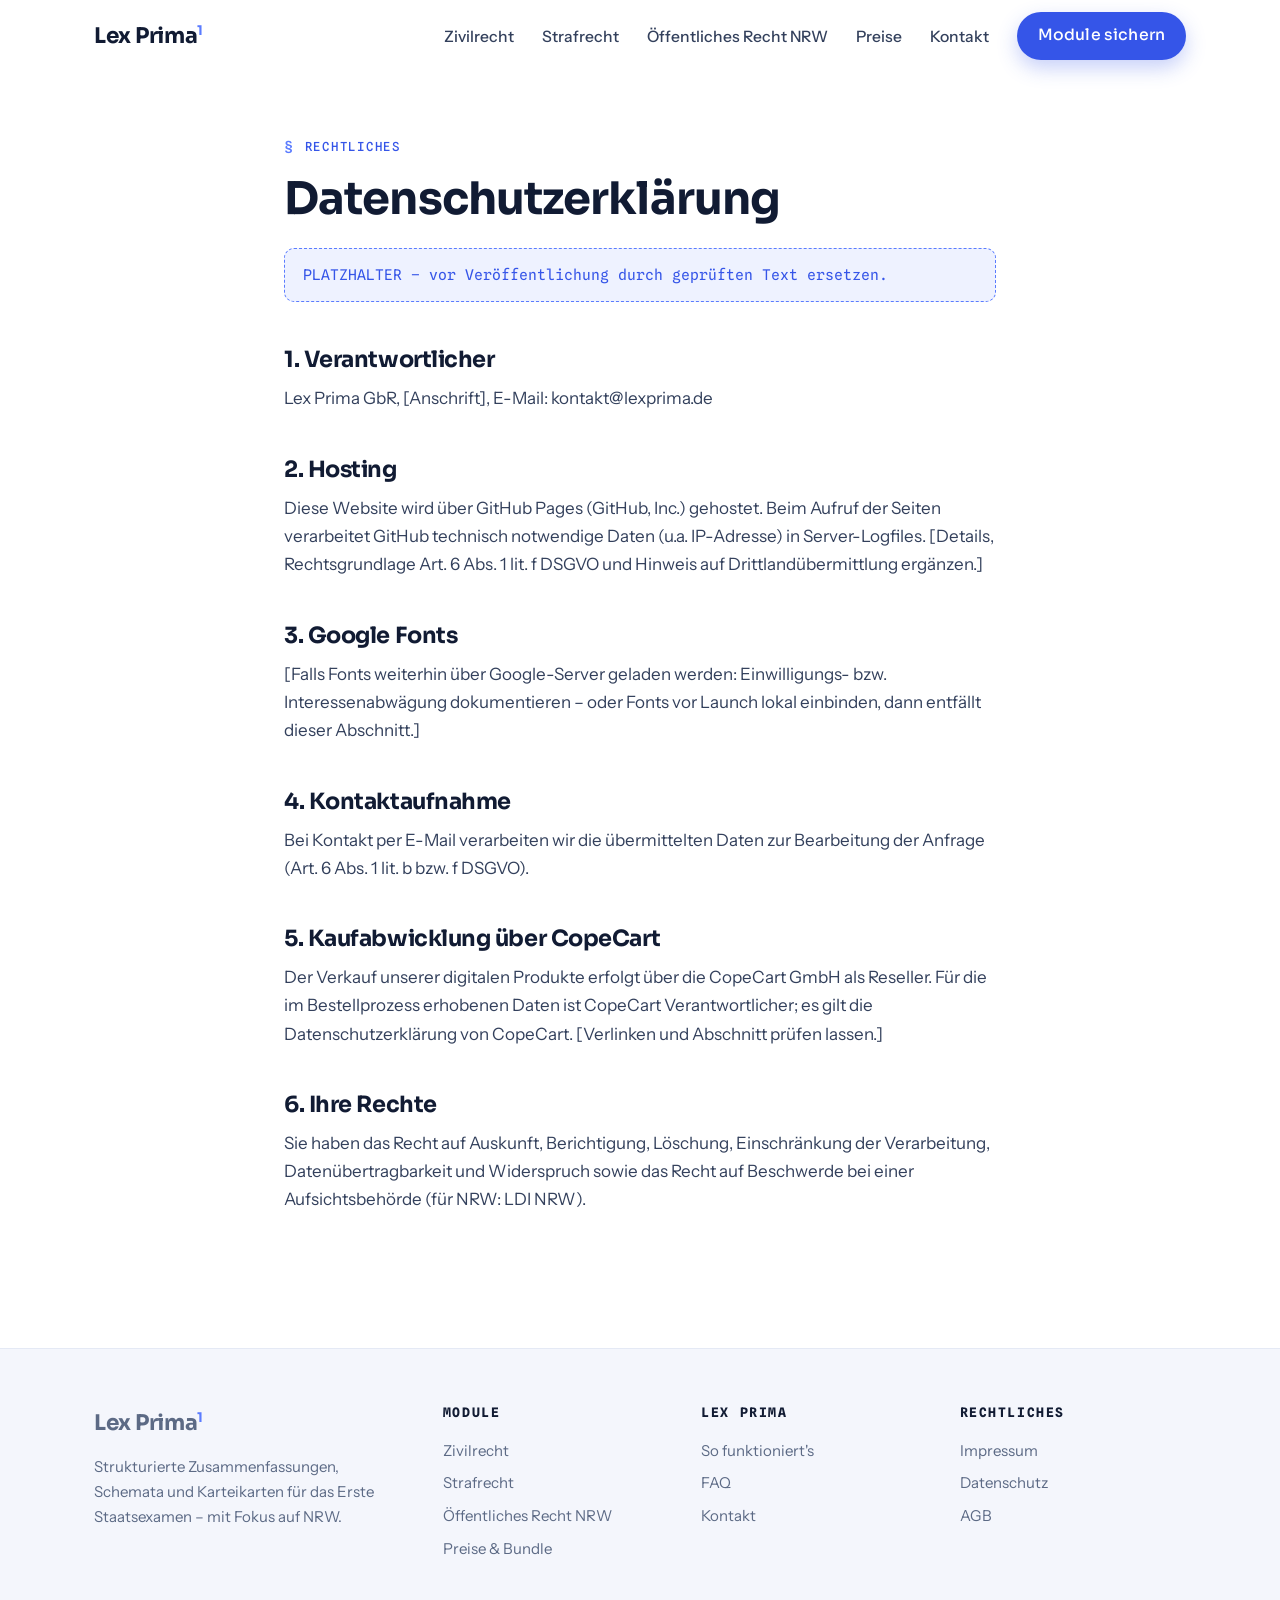
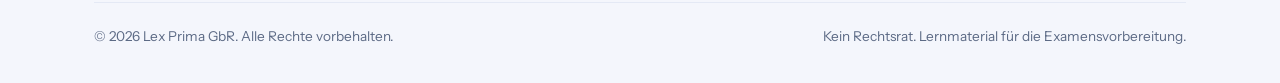
<file: datenschutz.html>
<!DOCTYPE html>
<html lang="de">
<head>
  <meta charset="UTF-8">
  <meta name="viewport" content="width=device-width, initial-scale=1.0">
  <title>Datenschutzerklärung | Lex Prima</title>
  <meta name="description" content="Datenschutzerklärung der Lex Prima GbR.">
  <link rel="canonical" href="https://www.lexprima.de/datenschutz.html">
  <meta name="robots" content="index, follow">
  <meta property="og:type" content="website">
  <meta property="og:title" content="Datenschutzerklärung | Lex Prima">
  <meta property="og:description" content="Datenschutzerklärung der Lex Prima GbR.">
  <meta property="og:url" content="https://www.lexprima.de/datenschutz.html">
  <meta property="og:site_name" content="Lex Prima">
  <meta property="og:locale" content="de_DE">
  <meta name="twitter:card" content="summary_large_image">
  <meta name="theme-color" content="#111b33">
  <link rel="preconnect" href="https://fonts.googleapis.com">
  <link rel="preconnect" href="https://fonts.gstatic.com" crossorigin>
  <link href="https://fonts.googleapis.com/css2?family=Sora:wght@400;600;700&family=Instrument+Sans:wght@400;500;600&family=Spline+Sans+Mono:wght@400;500;600&display=swap" rel="stylesheet">
  <link rel="stylesheet" href="assets/styles.css?v=6">
  <script type="application/ld+json">{"@context": "https://schema.org", "@type": "BreadcrumbList", "itemListElement": [{"@type": "ListItem", "position": 1, "name": "Start", "item": "https://www.lexprima.de/"}, {"@type": "ListItem", "position": 2, "name": "Datenschutzerklärung", "item": "https://www.lexprima.de/datenschutz.html"}]}</script>
</head>
<body>
<header class="site-header">
  <div class="wrap nav">
    <a class="brand" href="index.html" aria-label="Lex Prima – Startseite">Lex&nbsp;Prima<sup>1</sup></a>
    <button class="nav-toggle" aria-label="Menü öffnen" aria-expanded="false">
      <span></span><span></span><span></span>
    </button>
    <ul class="nav-links">
      <li><a href="zivilrecht.html">Zivilrecht</a></li>
      <li><a href="strafrecht.html">Strafrecht</a></li>
      <li><a href="oeffentliches-recht.html">Öffentliches Recht NRW</a></li>
      <li><a href="index.html#preise">Preise</a></li>
      <li><a href="kontakt.html">Kontakt</a></li>
      <li><a class="btn btn-primary btn-small" href="index.html#preise">Module sichern</a></li>
    </ul>
  </div>
</header>
<main>
  <section class="section" style="padding-top:60px;">
    <div class="wrap prose">
      <span class="eyebrow">Rechtliches</span>
      <h1 style="font-size:clamp(1.9rem,4vw,2.8rem);">Datenschutzerklärung</h1>
      
      <p class="placeholder">PLATZHALTER – vor Veröffentlichung durch geprüften Text ersetzen.</p>
      <h2>1. Verantwortlicher</h2>
      <p>Lex Prima GbR, [Anschrift], E-Mail: kontakt@lexprima.de</p>
      <h2>2. Hosting</h2>
      <p>Diese Website wird über GitHub Pages (GitHub, Inc.) gehostet. Beim Aufruf der Seiten verarbeitet GitHub technisch notwendige Daten (u.a. IP-Adresse) in Server-Logfiles. [Details, Rechtsgrundlage Art. 6 Abs. 1 lit. f DSGVO und Hinweis auf Drittlandübermittlung ergänzen.]</p>
      <h2>3. Google Fonts</h2>
      <p>[Falls Fonts weiterhin über Google-Server geladen werden: Einwilligungs- bzw. Interessenabwägung dokumentieren – oder Fonts vor Launch lokal einbinden, dann entfällt dieser Abschnitt.]</p>
      <h2>4. Kontaktaufnahme</h2>
      <p>Bei Kontakt per E-Mail verarbeiten wir die übermittelten Daten zur Bearbeitung der Anfrage (Art. 6 Abs. 1 lit. b bzw. f DSGVO).</p>
      <h2>5. Kaufabwicklung über CopeCart</h2>
      <p>Der Verkauf unserer digitalen Produkte erfolgt über die CopeCart GmbH als Reseller. Für die im Bestellprozess erhobenen Daten ist CopeCart Verantwortlicher; es gilt die Datenschutzerklärung von CopeCart. [Verlinken und Abschnitt prüfen lassen.]</p>
      <h2>6. Ihre Rechte</h2>
      <p>Sie haben das Recht auf Auskunft, Berichtigung, Löschung, Einschränkung der Verarbeitung, Datenübertragbarkeit und Widerspruch sowie das Recht auf Beschwerde bei einer Aufsichtsbehörde (für NRW: LDI NRW).</p>

    </div>
  </section>
</main>
<footer class="site-footer">
  <div class="wrap">
    <div class="footer-grid">
      <div>
        <a class="brand" href="index.html">Lex&nbsp;Prima<sup>1</sup></a>
        <p style="margin-top:14px; max-width:280px;">Strukturierte Zusammenfassungen, Schemata und Karteikarten für das Erste Staatsexamen – mit Fokus auf NRW.</p>
      </div>
      <div>
        <h4>Module</h4>
        <ul>
          <li><a href="zivilrecht.html">Zivilrecht</a></li>
          <li><a href="strafrecht.html">Strafrecht</a></li>
          <li><a href="oeffentliches-recht.html">Öffentliches Recht NRW</a></li>
          <li><a href="index.html#preise">Preise &amp; Bundle</a></li>
        </ul>
      </div>
      <div>
        <h4>Lex Prima</h4>
        <ul>
          <li><a href="index.html#methode">So funktioniert's</a></li>
          <li><a href="index.html#faq">FAQ</a></li>
          <li><a href="kontakt.html">Kontakt</a></li>
        </ul>
      </div>
      <div>
        <h4>Rechtliches</h4>
        <ul>
          <li><a href="impressum.html">Impressum</a></li>
          <li><a href="datenschutz.html">Datenschutz</a></li>
          <li><a href="agb.html">AGB</a></li>
        </ul>
      </div>
    </div>
    <div class="footer-bottom">
      <span>© <span data-year>2026</span> Lex Prima GbR. Alle Rechte vorbehalten.</span>
      <span>Kein Rechtsrat. Lernmaterial für die Examensvorbereitung.</span>
    </div>
  </div>
</footer>
<script src="assets/main.js?v=6" defer></script>
</body>
</html>
</file>
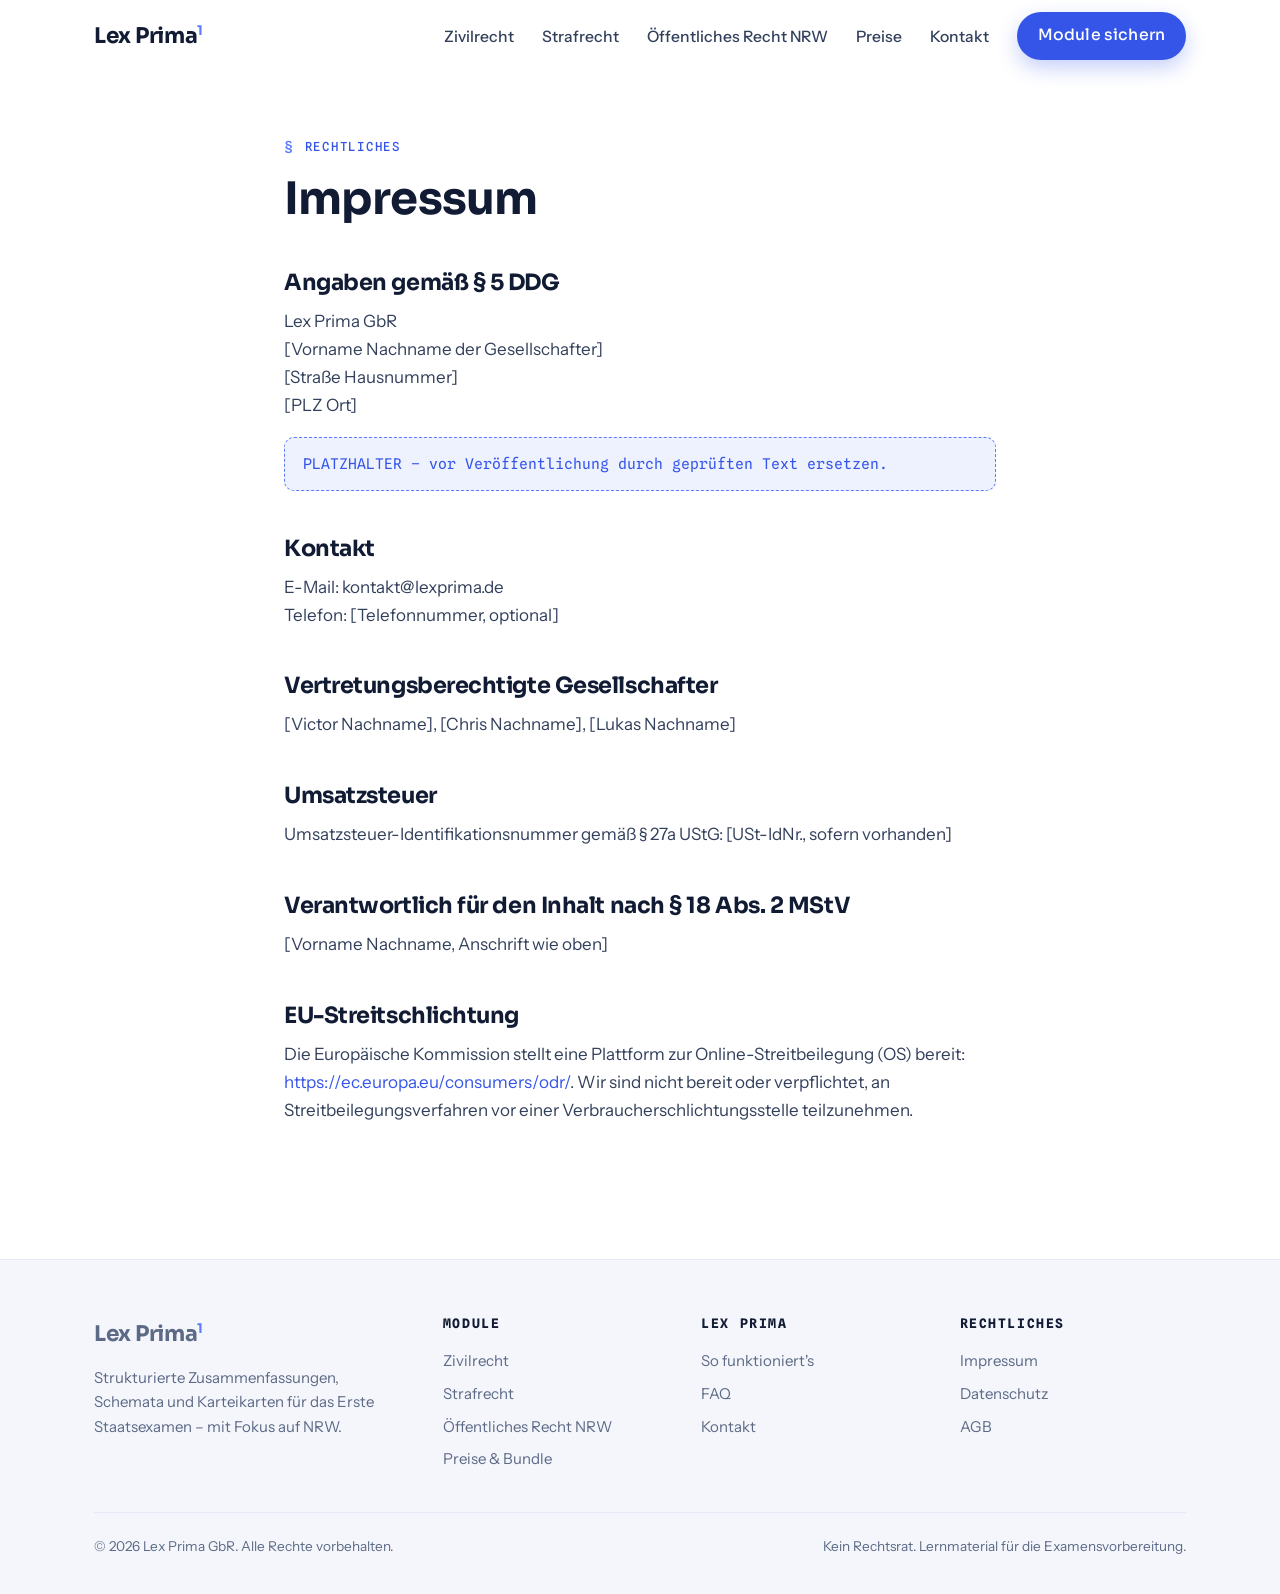
<file: impressum.html>
<!DOCTYPE html>
<html lang="de">
<head>
  <meta charset="UTF-8">
  <meta name="viewport" content="width=device-width, initial-scale=1.0">
  <title>Impressum | Lex Prima</title>
  <meta name="description" content="Impressum der Lex Prima GbR.">
  <link rel="canonical" href="https://www.lexprima.de/impressum.html">
  <meta name="robots" content="index, follow">
  <meta property="og:type" content="website">
  <meta property="og:title" content="Impressum | Lex Prima">
  <meta property="og:description" content="Impressum der Lex Prima GbR.">
  <meta property="og:url" content="https://www.lexprima.de/impressum.html">
  <meta property="og:site_name" content="Lex Prima">
  <meta property="og:locale" content="de_DE">
  <meta name="twitter:card" content="summary_large_image">
  <meta name="theme-color" content="#111b33">
  <link rel="preconnect" href="https://fonts.googleapis.com">
  <link rel="preconnect" href="https://fonts.gstatic.com" crossorigin>
  <link href="https://fonts.googleapis.com/css2?family=Sora:wght@400;600;700&family=Instrument+Sans:wght@400;500;600&family=Spline+Sans+Mono:wght@400;500;600&display=swap" rel="stylesheet">
  <link rel="stylesheet" href="assets/styles.css?v=6">
  <script type="application/ld+json">{"@context": "https://schema.org", "@type": "BreadcrumbList", "itemListElement": [{"@type": "ListItem", "position": 1, "name": "Start", "item": "https://www.lexprima.de/"}, {"@type": "ListItem", "position": 2, "name": "Impressum", "item": "https://www.lexprima.de/impressum.html"}]}</script>
</head>
<body>
<header class="site-header">
  <div class="wrap nav">
    <a class="brand" href="index.html" aria-label="Lex Prima – Startseite">Lex&nbsp;Prima<sup>1</sup></a>
    <button class="nav-toggle" aria-label="Menü öffnen" aria-expanded="false">
      <span></span><span></span><span></span>
    </button>
    <ul class="nav-links">
      <li><a href="zivilrecht.html">Zivilrecht</a></li>
      <li><a href="strafrecht.html">Strafrecht</a></li>
      <li><a href="oeffentliches-recht.html">Öffentliches Recht NRW</a></li>
      <li><a href="index.html#preise">Preise</a></li>
      <li><a href="kontakt.html">Kontakt</a></li>
      <li><a class="btn btn-primary btn-small" href="index.html#preise">Module sichern</a></li>
    </ul>
  </div>
</header>
<main>
  <section class="section" style="padding-top:60px;">
    <div class="wrap prose">
      <span class="eyebrow">Rechtliches</span>
      <h1 style="font-size:clamp(1.9rem,4vw,2.8rem);">Impressum</h1>
      
      <h2>Angaben gemäß § 5 DDG</h2>
      <p>Lex Prima GbR<br>[Vorname Nachname der Gesellschafter]<br>[Straße Hausnummer]<br>[PLZ Ort]</p>
      <p class="placeholder">PLATZHALTER – vor Veröffentlichung durch geprüften Text ersetzen.</p>
      <h2>Kontakt</h2>
      <p>E-Mail: kontakt@lexprima.de<br>Telefon: [Telefonnummer, optional]</p>
      <h2>Vertretungsberechtigte Gesellschafter</h2>
      <p>[Victor Nachname], [Chris Nachname], [Lukas Nachname]</p>
      <h2>Umsatzsteuer</h2>
      <p>Umsatzsteuer-Identifikationsnummer gemäß § 27a UStG: [USt-IdNr., sofern vorhanden]</p>
      <h2>Verantwortlich für den Inhalt nach § 18 Abs. 2 MStV</h2>
      <p>[Vorname Nachname, Anschrift wie oben]</p>
      <h2>EU-Streitschlichtung</h2>
      <p>Die Europäische Kommission stellt eine Plattform zur Online-Streitbeilegung (OS) bereit: <a href="https://ec.europa.eu/consumers/odr/" rel="noopener" target="_blank">https://ec.europa.eu/consumers/odr/</a>. Wir sind nicht bereit oder verpflichtet, an Streitbeilegungsverfahren vor einer Verbraucherschlichtungsstelle teilzunehmen.</p>

    </div>
  </section>
</main>
<footer class="site-footer">
  <div class="wrap">
    <div class="footer-grid">
      <div>
        <a class="brand" href="index.html">Lex&nbsp;Prima<sup>1</sup></a>
        <p style="margin-top:14px; max-width:280px;">Strukturierte Zusammenfassungen, Schemata und Karteikarten für das Erste Staatsexamen – mit Fokus auf NRW.</p>
      </div>
      <div>
        <h4>Module</h4>
        <ul>
          <li><a href="zivilrecht.html">Zivilrecht</a></li>
          <li><a href="strafrecht.html">Strafrecht</a></li>
          <li><a href="oeffentliches-recht.html">Öffentliches Recht NRW</a></li>
          <li><a href="index.html#preise">Preise &amp; Bundle</a></li>
        </ul>
      </div>
      <div>
        <h4>Lex Prima</h4>
        <ul>
          <li><a href="index.html#methode">So funktioniert's</a></li>
          <li><a href="index.html#faq">FAQ</a></li>
          <li><a href="kontakt.html">Kontakt</a></li>
        </ul>
      </div>
      <div>
        <h4>Rechtliches</h4>
        <ul>
          <li><a href="impressum.html">Impressum</a></li>
          <li><a href="datenschutz.html">Datenschutz</a></li>
          <li><a href="agb.html">AGB</a></li>
        </ul>
      </div>
    </div>
    <div class="footer-bottom">
      <span>© <span data-year>2026</span> Lex Prima GbR. Alle Rechte vorbehalten.</span>
      <span>Kein Rechtsrat. Lernmaterial für die Examensvorbereitung.</span>
    </div>
  </div>
</footer>
<script src="assets/main.js?v=6" defer></script>
</body>
</html>
</file>
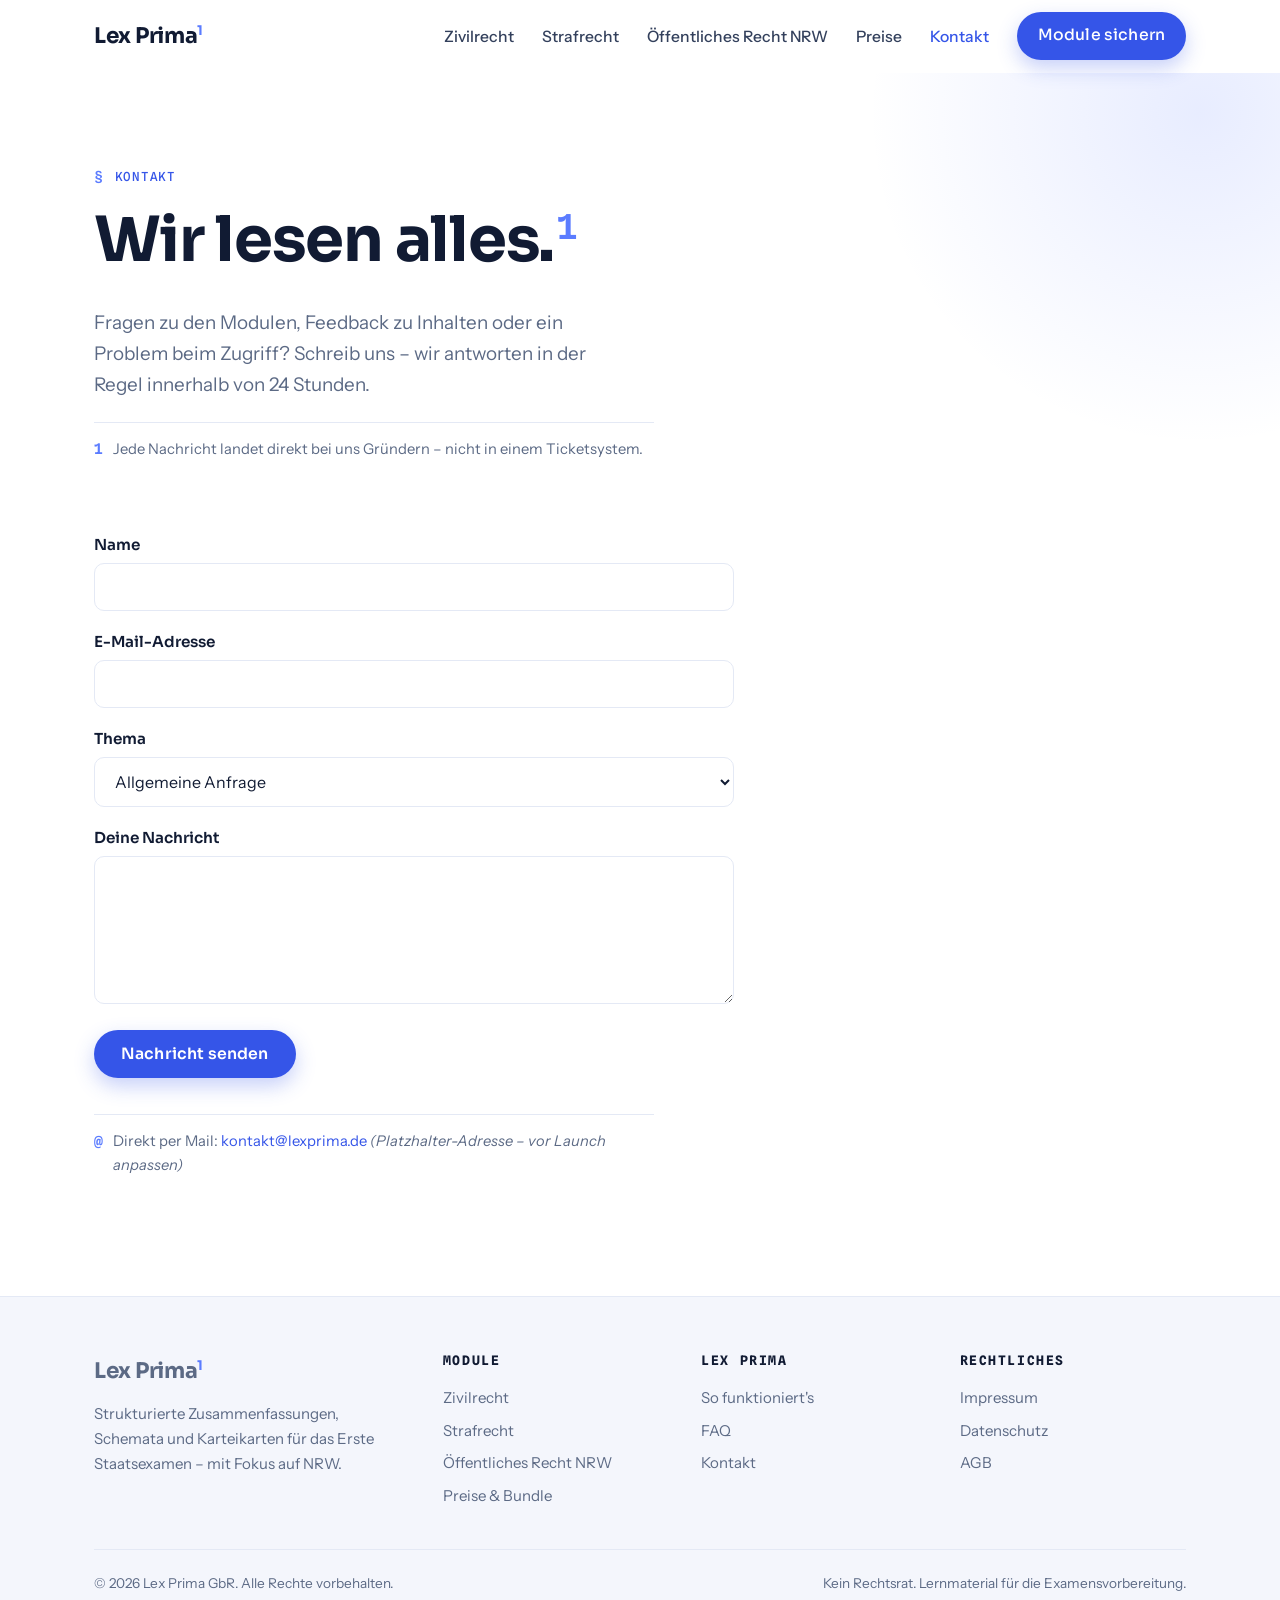
<file: kontakt.html>
<!DOCTYPE html>
<html lang="de">
<head>
  <meta charset="UTF-8">
  <meta name="viewport" content="width=device-width, initial-scale=1.0">
  <title>Kontakt | Lex Prima</title>
  <meta name="description" content="Fragen zu den Lex-Prima-Modulen, zum Kauf oder zur Notion-Vorlage? Schreib uns – wir antworten in der Regel innerhalb von 24 Stunden.">
  <link rel="canonical" href="https://www.lexprima.de/kontakt.html">
  <meta name="robots" content="index, follow">
  <meta property="og:type" content="website">
  <meta property="og:title" content="Kontakt | Lex Prima">
  <meta property="og:description" content="Fragen zu den Lex-Prima-Modulen, zum Kauf oder zur Notion-Vorlage? Schreib uns – wir antworten in der Regel innerhalb von 24 Stunden.">
  <meta property="og:url" content="https://www.lexprima.de/kontakt.html">
  <meta property="og:site_name" content="Lex Prima">
  <meta property="og:locale" content="de_DE">
  <meta name="twitter:card" content="summary_large_image">
  <meta name="theme-color" content="#111b33">
  <link rel="preconnect" href="https://fonts.googleapis.com">
  <link rel="preconnect" href="https://fonts.gstatic.com" crossorigin>
  <link href="https://fonts.googleapis.com/css2?family=Sora:wght@400;600;700&family=Instrument+Sans:wght@400;500;600&family=Spline+Sans+Mono:wght@400;500;600&display=swap" rel="stylesheet">
  <link rel="stylesheet" href="assets/styles.css?v=6">
  <script type="application/ld+json">{"@context": "https://schema.org", "@type": "Organization", "name": "Lex Prima", "url": "https://www.lexprima.de", "logo": "https://www.lexprima.de/assets/logo.png", "description": "Strukturierte Zusammenfassungen, Schemata und Karteikarten für das Erste Juristische Staatsexamen mit Fokus auf NRW.", "contactPoint": {"@type": "ContactPoint", "contactType": "customer service", "email": "kontakt@lexprima.de", "availableLanguage": "German"}}</script>
  <script type="application/ld+json">{"@context": "https://schema.org", "@type": "BreadcrumbList", "itemListElement": [{"@type": "ListItem", "position": 1, "name": "Start", "item": "https://www.lexprima.de/"}, {"@type": "ListItem", "position": 2, "name": "Kontakt", "item": "https://www.lexprima.de/kontakt.html"}]}</script>
</head>
<body>
<header class="site-header">
  <div class="wrap nav">
    <a class="brand" href="index.html" aria-label="Lex Prima – Startseite">Lex&nbsp;Prima<sup>1</sup></a>
    <button class="nav-toggle" aria-label="Menü öffnen" aria-expanded="false">
      <span></span><span></span><span></span>
    </button>
    <ul class="nav-links">
      <li><a href="zivilrecht.html">Zivilrecht</a></li>
      <li><a href="strafrecht.html">Strafrecht</a></li>
      <li><a href="oeffentliches-recht.html">Öffentliches Recht NRW</a></li>
      <li><a href="index.html#preise">Preise</a></li>
      <li><a href="kontakt.html" class="active">Kontakt</a></li>
      <li><a class="btn btn-primary btn-small" href="index.html#preise">Module sichern</a></li>
    </ul>
  </div>
</header>
<main>
  <section class="hero" style="padding-bottom:40px;">
    <div class="wrap">
      <span class="eyebrow">Kontakt</span>
      <h1>Wir lesen alles.<sup class="fn">1</sup></h1>
      <p class="lead">Fragen zu den Modulen, Feedback zu Inhalten oder ein Problem beim Zugriff? Schreib uns – wir antworten in der Regel innerhalb von 24 Stunden.</p>
      <div class="footnote"><span class="mark">1</span><span>Jede Nachricht landet direkt bei uns Gründern – nicht in einem Ticketsystem.</span></div>
    </div>
  </section>

  <section class="section" style="padding-top:30px;">
    <div class="wrap">
      <form id="kontakt-form" class="form-grid" novalidate>
        <div class="field">
          <label for="kf-name">Name</label>
          <input type="text" id="kf-name" name="name" autocomplete="name" required>
        </div>
        <div class="field">
          <label for="kf-email">E-Mail-Adresse</label>
          <input type="email" id="kf-email" name="email" autocomplete="email" required>
        </div>
        <div class="field">
          <label for="kf-thema">Thema</label>
          <select id="kf-thema" name="thema">
            <option>Allgemeine Anfrage</option>
            <option>Frage zu einem Modul</option>
            <option>Problem beim Zugriff / Notion</option>
            <option>Kauf &amp; Rechnung</option>
            <option>Feedback &amp; Korrekturen</option>
          </select>
        </div>
        <div class="field">
          <label for="kf-nachricht">Deine Nachricht</label>
          <textarea id="kf-nachricht" name="nachricht" rows="6" required></textarea>
        </div>
        <div>
          <button type="submit" class="btn btn-primary">Nachricht senden</button>
          <p id="kf-note" hidden style="margin-top:14px;" class="placeholder">Dein E-Mail-Programm öffnet sich mit der vorbereiteten Nachricht. Falls nicht, schreib uns direkt an kontakt@lexprima.de.</p>
        </div>
      </form>
      <div class="footnote" style="margin-top:36px;"><span class="mark">@</span><span>Direkt per Mail: <a href="mailto:kontakt@lexprima.de">kontakt@lexprima.de</a> <em>(Platzhalter-Adresse – vor Launch anpassen)</em></span></div>
    </div>
  </section>
</main>
<footer class="site-footer">
  <div class="wrap">
    <div class="footer-grid">
      <div>
        <a class="brand" href="index.html">Lex&nbsp;Prima<sup>1</sup></a>
        <p style="margin-top:14px; max-width:280px;">Strukturierte Zusammenfassungen, Schemata und Karteikarten für das Erste Staatsexamen – mit Fokus auf NRW.</p>
      </div>
      <div>
        <h4>Module</h4>
        <ul>
          <li><a href="zivilrecht.html">Zivilrecht</a></li>
          <li><a href="strafrecht.html">Strafrecht</a></li>
          <li><a href="oeffentliches-recht.html">Öffentliches Recht NRW</a></li>
          <li><a href="index.html#preise">Preise &amp; Bundle</a></li>
        </ul>
      </div>
      <div>
        <h4>Lex Prima</h4>
        <ul>
          <li><a href="index.html#methode">So funktioniert's</a></li>
          <li><a href="index.html#faq">FAQ</a></li>
          <li><a href="kontakt.html">Kontakt</a></li>
        </ul>
      </div>
      <div>
        <h4>Rechtliches</h4>
        <ul>
          <li><a href="impressum.html">Impressum</a></li>
          <li><a href="datenschutz.html">Datenschutz</a></li>
          <li><a href="agb.html">AGB</a></li>
        </ul>
      </div>
    </div>
    <div class="footer-bottom">
      <span>© <span data-year>2026</span> Lex Prima GbR. Alle Rechte vorbehalten.</span>
      <span>Kein Rechtsrat. Lernmaterial für die Examensvorbereitung.</span>
    </div>
  </div>
</footer>
<script src="assets/main.js?v=6" defer></script>
</body>
</html>
</file>
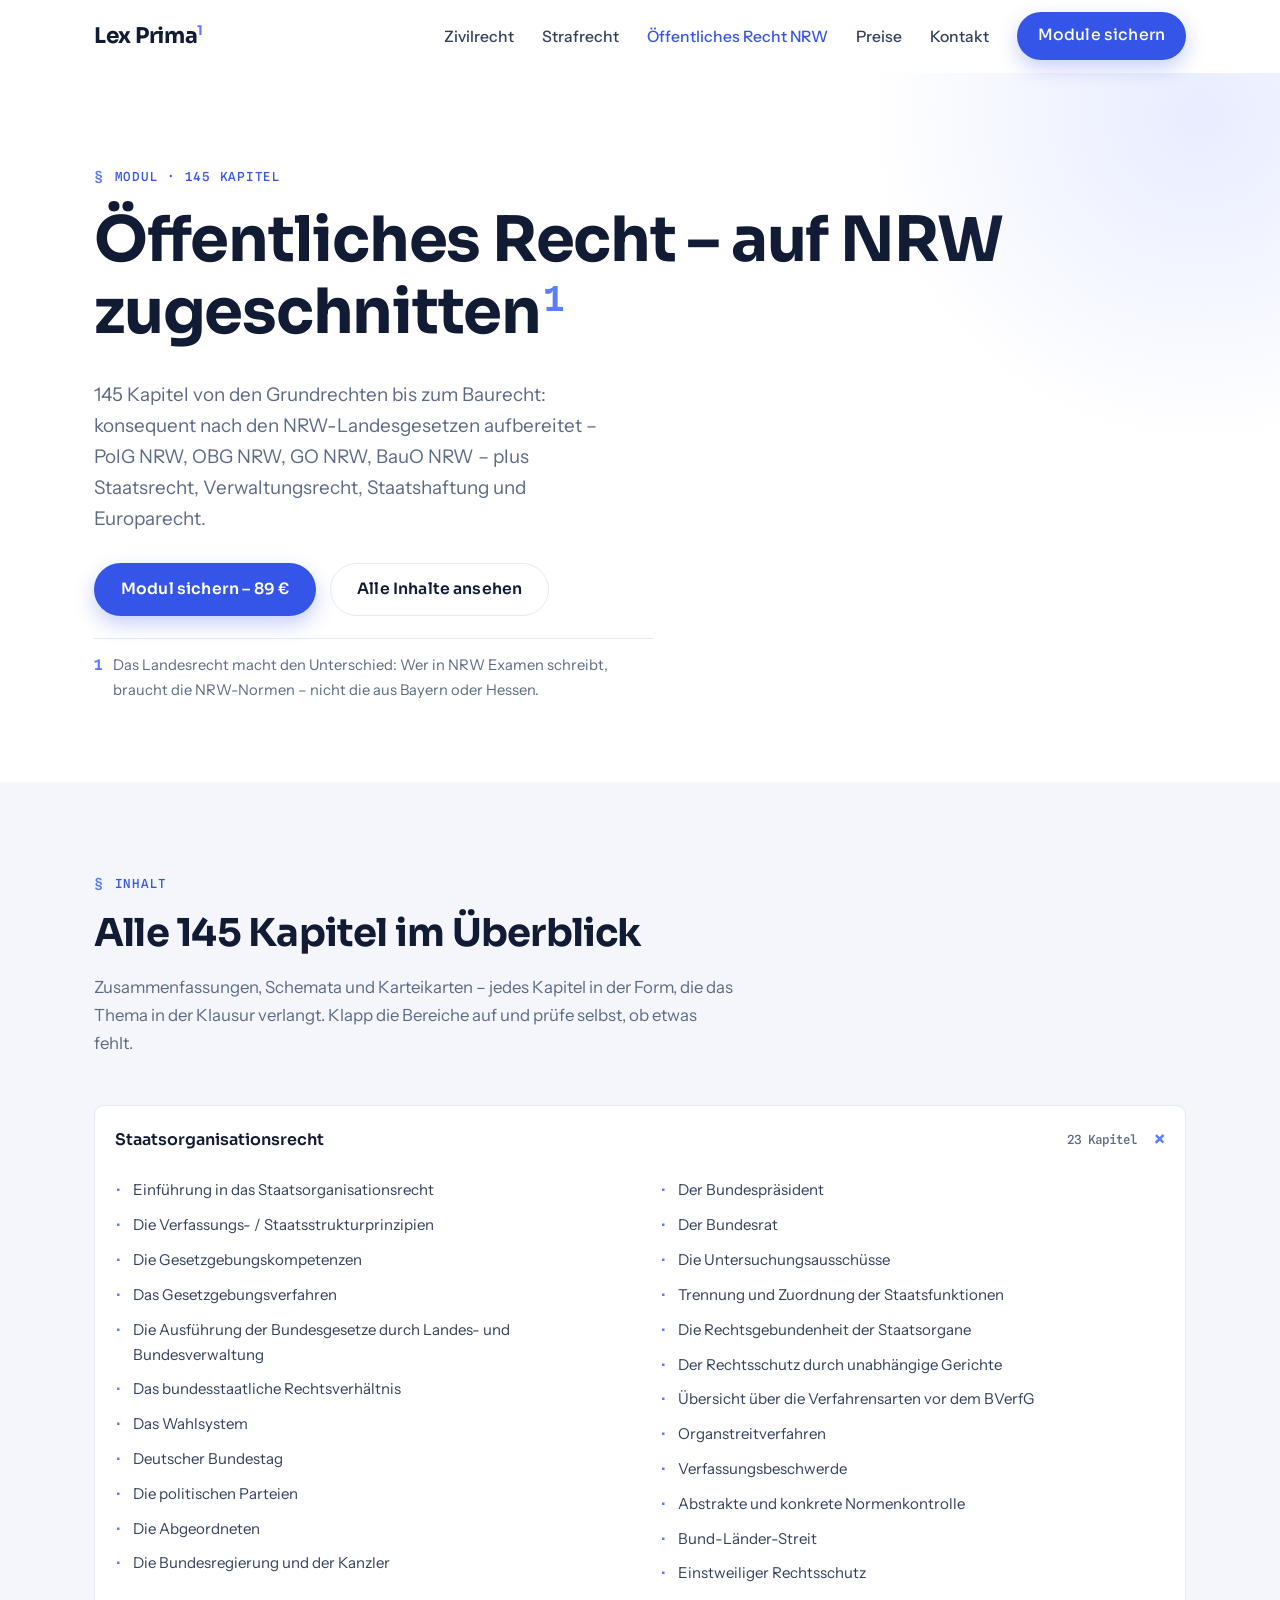
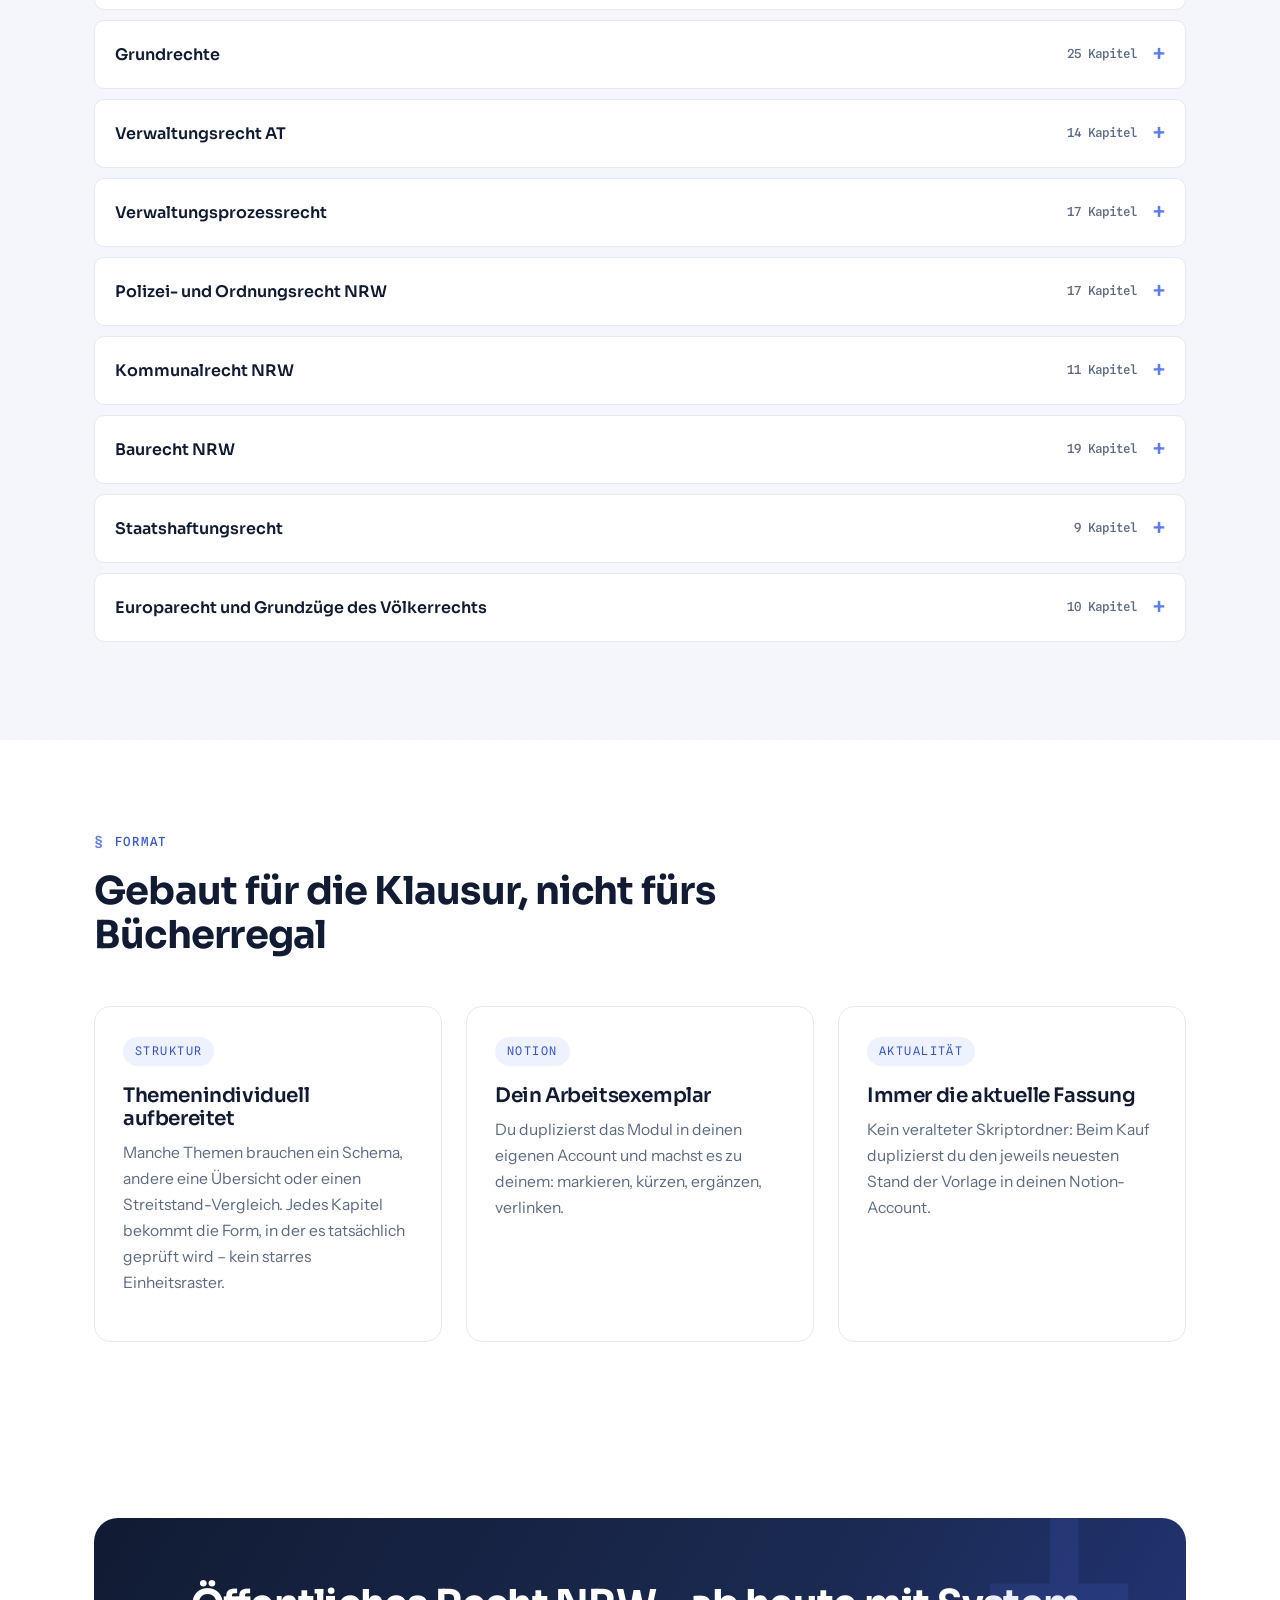
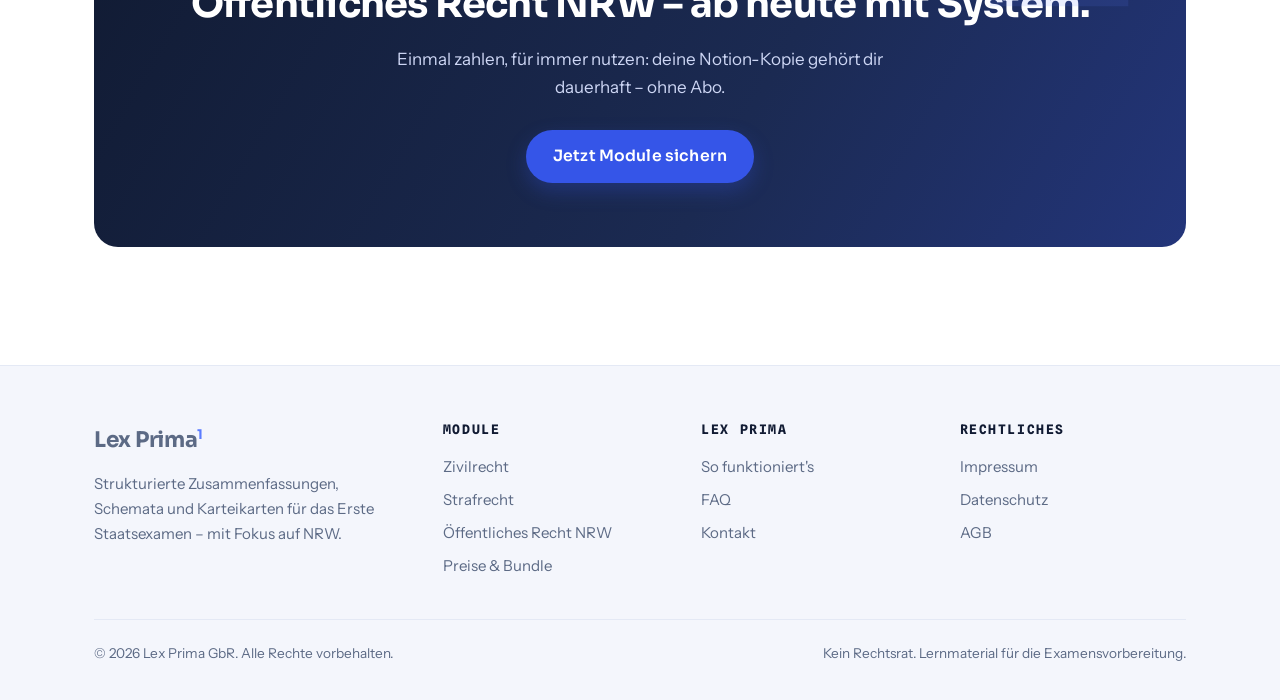
<file: oeffentliches-recht.html>
<!DOCTYPE html>
<html lang="de">
<head>
  <meta charset="UTF-8">
  <meta name="viewport" content="width=device-width, initial-scale=1.0">
  <title>Öffentliches Recht NRW fürs 1. Staatsexamen – Zusammenfassungen &amp; Schemata | Lex Prima</title>
  <meta name="description" content="Öffentliches Recht NRW fürs Erste Staatsexamen: 145 Kapitel mit Zusammenfassungen, Schemata und Karteikarten – Grundrechte, Verwaltungsrecht, Polizeirecht NRW, Kommunalrecht NRW, Baurecht NRW als Notion-Vorlage.">
  <link rel="canonical" href="https://www.lexprima.de/oeffentliches-recht.html">
  <meta name="robots" content="index, follow">
  <meta property="og:type" content="product">
  <meta property="og:title" content="Öffentliches Recht NRW fürs 1. Staatsexamen – Zusammenfassungen &amp; Schemata | Lex Prima">
  <meta property="og:description" content="Öffentliches Recht NRW fürs Erste Staatsexamen: 145 Kapitel mit Zusammenfassungen, Schemata und Karteikarten – Grundrechte, Verwaltungsrecht, Polizeirecht NRW, Kommunalrecht NRW, Baurecht NRW als Notion-Vorlage.">
  <meta property="og:url" content="https://www.lexprima.de/oeffentliches-recht.html">
  <meta property="og:site_name" content="Lex Prima">
  <meta property="og:locale" content="de_DE">
  <meta name="twitter:card" content="summary_large_image">
  <meta name="theme-color" content="#111b33">
  <link rel="preconnect" href="https://fonts.googleapis.com">
  <link rel="preconnect" href="https://fonts.gstatic.com" crossorigin>
  <link href="https://fonts.googleapis.com/css2?family=Sora:wght@400;600;700&family=Instrument+Sans:wght@400;500;600&family=Spline+Sans+Mono:wght@400;500;600&display=swap" rel="stylesheet">
  <link rel="stylesheet" href="assets/styles.css?v=6">
  <script type="application/ld+json">{"@context": "https://schema.org", "@type": "Product", "name": "Lex Prima – Öffentliches Recht NRW", "description": "Öffentliches Recht NRW fürs Erste Staatsexamen: 145 Kapitel mit Zusammenfassungen, Schemata und Karteikarten – Grundrechte, Verwaltungsrecht, Polizeirecht NRW, Kommunalrecht NRW, Baurecht NRW als Notion-Vorlage.", "url": "https://www.lexprima.de/oeffentliches-recht.html", "brand": {"@type": "Brand", "name": "Lex Prima"}, "offers": {"@type": "Offer", "price": "89", "priceCurrency": "EUR", "availability": "https://schema.org/InStock", "url": "https://www.lexprima.de/index.html#preise"}}</script>
  <script type="application/ld+json">{"@context": "https://schema.org", "@type": "BreadcrumbList", "itemListElement": [{"@type": "ListItem", "position": 1, "name": "Start", "item": "https://www.lexprima.de/"}, {"@type": "ListItem", "position": 2, "name": "Öffentliches Recht NRW", "item": "https://www.lexprima.de/oeffentliches-recht.html"}]}</script>
</head>
<body>
<header class="site-header">
  <div class="wrap nav">
    <a class="brand" href="index.html" aria-label="Lex Prima – Startseite">Lex&nbsp;Prima<sup>1</sup></a>
    <button class="nav-toggle" aria-label="Menü öffnen" aria-expanded="false">
      <span></span><span></span><span></span>
    </button>
    <ul class="nav-links">
      <li><a href="zivilrecht.html">Zivilrecht</a></li>
      <li><a href="strafrecht.html">Strafrecht</a></li>
      <li><a href="oeffentliches-recht.html" class="active">Öffentliches Recht NRW</a></li>
      <li><a href="index.html#preise">Preise</a></li>
      <li><a href="kontakt.html">Kontakt</a></li>
      <li><a class="btn btn-primary btn-small" href="index.html#preise">Module sichern</a></li>
    </ul>
  </div>
</header>
<main>
  <section class="hero">
    <div class="wrap">
      <span class="eyebrow">Modul · 145 Kapitel</span>
      <h1>Öffentliches Recht – auf NRW zugeschnitten<sup class="fn">1</sup></h1>
      <p class="lead">145 Kapitel von den Grundrechten bis zum Baurecht: konsequent nach den NRW-Landesgesetzen aufbereitet – PolG NRW, OBG NRW, GO NRW, BauO NRW – plus Staatsrecht, Verwaltungsrecht, Staatshaftung und Europarecht.</p>
      <div class="hero-ctas">
        <a class="btn btn-primary" href="index.html#preise">Modul sichern – 89&nbsp;€</a>
        <a class="btn btn-ghost" href="#inhalt">Alle Inhalte ansehen</a>
      </div>
      <div class="footnote"><span class="mark">1</span><span>Das Landesrecht macht den Unterschied: Wer in NRW Examen schreibt, braucht die NRW-Normen – nicht die aus Bayern oder Hessen.</span></div>
      
    </div>
  </section>

  <section class="section alt" id="inhalt">
    <div class="wrap">
      <div class="section-head reveal">
        <span class="eyebrow">Inhalt</span>
        <h2>Alle 145 Kapitel im Überblick</h2>
        <p>Zusammenfassungen, Schemata und Karteikarten – jedes Kapitel in der Form, die das Thema in der Klausur verlangt. Klapp die Bereiche auf und prüfe selbst, ob etwas fehlt.</p>
      </div>
      <div class="reveal">
      <details class="acc" open>
        <summary>Staatsorganisationsrecht <span class="count">23 Kapitel</span></summary>
        <div class="acc-body"><ul>
          <li>Einführung in das Staatsorganisationsrecht</li>
          <li>Die Verfassungs- / Staatsstrukturprinzipien</li>
          <li>Die Gesetzgebungskompetenzen</li>
          <li>Das Gesetzgebungsverfahren</li>
          <li>Die Ausführung der Bundesgesetze durch Landes- und Bundesverwaltung</li>
          <li>Das bundesstaatliche Rechtsverhältnis</li>
          <li>Das Wahlsystem</li>
          <li>Deutscher Bundestag</li>
          <li>Die politischen Parteien</li>
          <li>Die Abgeordneten</li>
          <li>Die Bundesregierung und der Kanzler</li>
          <li>Der Bundespräsident</li>
          <li>Der Bundesrat</li>
          <li>Die Untersuchungsausschüsse</li>
          <li>Trennung und Zuordnung der Staatsfunktionen</li>
          <li>Die Rechtsgebundenheit der Staatsorgane</li>
          <li>Der Rechtsschutz durch unabhängige Gerichte</li>
          <li>Übersicht über die Verfahrensarten vor dem BVerfG</li>
          <li>Organstreitverfahren</li>
          <li>Verfassungsbeschwerde</li>
          <li>Abstrakte und konkrete Normenkontrolle</li>
          <li>Bund-Länder-Streit</li>
          <li>Einstweiliger Rechtsschutz</li>
        </ul></div>
      </details>
      <details class="acc">
        <summary>Grundrechte <span class="count">25 Kapitel</span></summary>
        <div class="acc-body"><ul>
          <li>Arten und Funktionen der Grundrechte sowie tabellarische Übersicht</li>
          <li>Konkurrenzen, Vorbehalt des Gesetzes und Verhältnismäßigkeit</li>
          <li>Alle Grundrechte im Überblick</li>
          <li>Eingriffsbegriffe</li>
          <li>Verfassungsrechtliche Rechtfertigung des Eingriffs</li>
          <li>Menschenwürde, Art. 1 Abs. 1 GG</li>
          <li>Freiheit der Person und die anderen Grundrechte des Art. 2 GG</li>
          <li>Gleichheitsgrundrechte, Art. 3 GG</li>
          <li>Glaubensfreiheit und Gewissensfreiheit, Art. 4 GG</li>
          <li>Meinungs-, Presse-, Kunstfreiheit, Art. 5 GG</li>
          <li>Ehe- und Familiengrundrechte, Art. 6 GG</li>
          <li>Recht auf schulische Bildung, Art. 7 Abs. 1 i.V.m. Art. 2 Abs. 1 GG</li>
          <li>Versammlungsfreiheit, Art. 8 GG</li>
          <li>Koalitions- und Vereinigungsfreiheit, Art. 9 GG</li>
          <li>Brief-, Post- und Fernmeldegeheimnis, Art. 10 GG</li>
          <li>Freizügigkeit, Art. 11 GG</li>
          <li>Berufsfreiheit, Art. 12 GG</li>
          <li>Unverletzlichkeit der Wohnung, Art. 13 GG</li>
          <li>Eigentum, Art. 14 GG</li>
          <li>Anwendbarkeit von Grundrechten auf juristische Personen, Art. 19 Abs. 3 GG</li>
          <li>Justizgewährungsanspruch, Art. 19 Abs. 4 GG</li>
          <li>Grundrechte im Internet</li>
          <li>Wehrrecht, Art. 12a GG</li>
          <li>Asylrecht (Art. 16a GG) und Staatsangehörigkeitsrecht</li>
          <li>Umwelt- und Klimaschutz der Grundrechte</li>
        </ul></div>
      </details>
      <details class="acc">
        <summary>Verwaltungsrecht AT <span class="count">14 Kapitel</span></summary>
        <div class="acc-body"><ul>
          <li>Grundlagen des Verwaltungsrechts und Handlungsformen</li>
          <li>Der Verwaltungsakt (VA)</li>
          <li>Die Arten des Verwaltungsaktes</li>
          <li>Bekanntgabe eines Verwaltungsakts</li>
          <li>Rechtmäßigkeit und Rechtswidrigkeit des Verwaltungsaktes</li>
          <li>Rücknahme und Widerruf von Verwaltungsakten (§§ 48, 49 VwVfG)</li>
          <li>Rechtsgrundlagen Verwaltungsakt (unbestimmter Rechtsbegriff und Beurteilungsspielraum)</li>
          <li>Ermessen</li>
          <li>Objektive Klagehäufung, Beiladung (§§ 44, 46 VwGO)</li>
          <li>Die Ermächtigungsgrundlage (EGL)</li>
          <li>Nebenbestimmungen des VA (§ 36 VwVfG)</li>
          <li>Verwaltungsvorschriften</li>
          <li>Der öffentlich-rechtliche Vertrag</li>
          <li>Nichtförmliches Verwaltungshandeln</li>
        </ul></div>
      </details>
      <details class="acc">
        <summary>Verwaltungsprozessrecht <span class="count">17 Kapitel</span></summary>
        <div class="acc-body"><ul>
          <li>Einführung und Überblick über die Klagearten der VwGO</li>
          <li>Anfechtungsklage, § 42 Abs. 1 Alt. 1 VwGO</li>
          <li>Verpflichtungsklage, § 42 Abs. 1 Alt. 2 VwGO</li>
          <li>Feststellungsklage, § 43 VwGO</li>
          <li>Fortsetzungsfeststellungsklage (FFK), § 113 Abs. 1 S. 4 VwGO</li>
          <li>Leistungsklagen</li>
          <li>Prinzipale Normenkontrolle, § 47 VwGO</li>
          <li>Gerichtsbezogene Sachentscheidungsvoraussetzungen (Verwaltungsrechtsweg)</li>
          <li>Die Verfahrensbeteiligten &amp; allgemeines Rechtsschutzbedürfnis</li>
          <li>Statthaftigkeit der Klage und Klagebefugnis (§§ 42, 88 VwGO)</li>
          <li>Sonstige Sachurteilsvoraussetzungen (Klagegegner, Frist, Klageerhebung etc.)</li>
          <li>Wiedereinsetzung in den vorherigen Stand, § 60 VwGO</li>
          <li>Normenverwerfungskompetenz der Verwaltung</li>
          <li>Grundlagen des einstweiligen Rechtsschutzes und ausführliches Prüfungsschema</li>
          <li>Der vorläufige Rechtsschutz nach § 80 Abs. 5 VwGO</li>
          <li>Der vorläufige Rechtsschutz bei Verwaltungsakten mit Doppelwirkung, § 80a VwGO</li>
          <li>Die einstweilige Anordnung nach § 123 VwGO</li>
        </ul></div>
      </details>
      <details class="acc">
        <summary>Polizei- und Ordnungsrecht NRW <span class="count">17 Kapitel</span></summary>
        <div class="acc-body"><ul>
          <li>Einführung und Grundlagen</li>
          <li>Kompetenzen, Gesetzgebung und Zuständigkeit</li>
          <li>Grundlagen der polizeilichen Eingriffsverwaltung</li>
          <li>Prüfung einer Gefahrenabwehrverfügung</li>
          <li>Der Gefahrenbegriff als zentrale tatbestandliche Eingriffsvoraussetzung</li>
          <li>Polizeirechtliche Verantwortlichkeit</li>
          <li>Rechtsnachfolge in die polizei- und ordnungsrechtliche Verantwortlichkeit</li>
          <li>Das Ermessen</li>
          <li>Ordnungsbehördliche Verordnung</li>
          <li>Die Standardmaßnahmen</li>
          <li>Platzverweisung (§ 34 I PolG) &amp; Aufenthaltsverbot (§ 34 II PolG)</li>
          <li>Gewahrsam (§ 35 PolG NRW)</li>
          <li>Wohnungsverweisung (§ 34a PolG) + Durchsuchung (§§ 39 ff. PolG NRW)</li>
          <li>Sicherstellung (§ 43 f. PolG NRW)</li>
          <li>Verwaltungsvollstreckungsrecht (§§ 50 ff. PolG NRW, 55 VwVG NRW)</li>
          <li>Entschädigungsansprüche (§ 39 OBG NRW)</li>
          <li>Grundzüge des Versammlungsrechts</li>
        </ul></div>
      </details>
      <details class="acc">
        <summary>Kommunalrecht NRW <span class="count">11 Kapitel</span></summary>
        <div class="acc-body"><ul>
          <li>Begriff, Bedeutung und Auftrag der Gemeinde</li>
          <li>Kommunales Selbstverwaltungsrecht und Handeln der Gemeinde</li>
          <li>Der Rat, seine Sitzungen und Rechtmäßigkeit von Ratsbeschlüssen</li>
          <li>Kommunale Satzungen</li>
          <li>Der Bürgermeister und die Vertretung der Gemeinde nach außen</li>
          <li>Kommunalaufsicht</li>
          <li>Bürgerbegehren und Bürgerentscheid</li>
          <li>Wirtschaftliche Betätigung der Gemeinde</li>
          <li>Öffentliche Einrichtungen der Gemeinde</li>
          <li>Kommunalverfassungsbeschwerde (Art. 75 Nr. 5b LV)</li>
          <li>Kommunalverfassungsstreit</li>
        </ul></div>
      </details>
      <details class="acc">
        <summary>Baurecht NRW <span class="count">19 Kapitel</span></summary>
        <div class="acc-body"><ul>
          <li>Generelles zum Baurecht</li>
          <li>Grundlagen der Bauleitplanung</li>
          <li>Verfahren der Bauleitplanung (formelle Anforderungen an Bauleitpläne)</li>
          <li>Materiell-rechtliche Anforderungen an Bauleitpläne</li>
          <li>Rechtsfehler und Planerhaltung</li>
          <li>Rechtsschutz gegen Bauleitpläne</li>
          <li>Plangebiete nach den §§ 29 ff. BauGB</li>
          <li>Bauplanungsrechtliche Zulässigkeit von Einzelvorhaben</li>
          <li>Sicherung und Verwirklichung der Bauleitplanung</li>
          <li>Anwendungsbereich des Bauordnungsrechts</li>
          <li>Materielles Bauordnungsrecht</li>
          <li>Formelles Bauordnungsrecht I – Bauaufsicht</li>
          <li>Formelles Bauordnungsrecht II – Baugenehmigung</li>
          <li>Formelles Bauordnungsrecht III – Bauordnungsrechtliche Verfügungen</li>
          <li>Nachbarschutz – Grundlagen</li>
          <li>Nachbarschutz im materiellen Baurecht</li>
          <li>Nachbarschutz im Verfassungsrecht und im Verwaltungsprozessrecht</li>
          <li>Prozessuales bei Nachbarschaftsstreitigkeiten</li>
          <li>Gemeindliches Einvernehmen</li>
        </ul></div>
      </details>
      <details class="acc">
        <summary>Staatshaftungsrecht <span class="count">9 Kapitel</span></summary>
        <div class="acc-body"><ul>
          <li>Grundlagen des Staatshaftungsrechts</li>
          <li>Entschädigung wegen Beeinträchtigung des Eigentums (Art. 14 GG)</li>
          <li>Besondere Entschädigungsansprüche des OBG (§ 39 OBG NRW)</li>
          <li>Enteignender und enteignungsgleicher Eingriff (Art. 74, 75 APR)</li>
          <li>Allgemeine Aufopferungsansprüche</li>
          <li>Der Folgenbeseitigungsanspruch</li>
          <li>Öffentlich-rechtlicher Erstattungsanspruch</li>
          <li>Amtshaftungsanspruch (§ 839 BGB iVm Art. 34 GG)</li>
          <li>Probleme in Drei-Personen-Verhältnissen</li>
        </ul></div>
      </details>
      <details class="acc">
        <summary>Europarecht und Grundzüge des Völkerrechts <span class="count">10 Kapitel</span></summary>
        <div class="acc-body"><ul>
          <li>Grundlegendes und Rechtsquellen der EU</li>
          <li>Unionsbürgerschaft, Diskriminierungsverbote, Grundrechte-Charta und EMRK</li>
          <li>Aufbau und Organe der EU</li>
          <li>Verhältnis zwischen EU-Recht und nationalem Recht (insb. Kollision)</li>
          <li>Grundfreiheiten</li>
          <li>Verfahren vor dem EuGH</li>
          <li>Unionsrechtlicher Staatshaftungsanspruch</li>
          <li>Besondere Auswirkungen des Europarechts auf das nationale Verwaltungsrecht</li>
          <li>Streitkräfteeinsatz der Bundeswehr und Systeme kollektiver Sicherheit</li>
          <li>Auswärtige Gewalt und völkerrechtliche Bezüge</li>
        </ul></div>
      </details>
      </div>
    </div>
  </section>

  <section class="section">
    <div class="wrap">
      <div class="section-head reveal">
        <span class="eyebrow">Format</span>
        <h2>Gebaut für die Klausur, nicht fürs Bücherregal</h2>
      </div>
      <div class="cards-3">
        <div class="card reveal"><span class="tag">Struktur</span><h3>Themenindividuell aufbereitet</h3><p>Manche Themen brauchen ein Schema, andere eine Übersicht oder einen Streitstand-Vergleich. Jedes Kapitel bekommt die Form, in der es tatsächlich geprüft wird – kein starres Einheitsraster.</p></div>
        <div class="card reveal"><span class="tag">Notion</span><h3>Dein Arbeitsexemplar</h3><p>Du duplizierst das Modul in deinen eigenen Account und machst es zu deinem: markieren, kürzen, ergänzen, verlinken.</p></div>
        <div class="card reveal"><span class="tag">Aktualität</span><h3>Immer die aktuelle Fassung</h3><p>Kein veralteter Skriptordner: Beim Kauf duplizierst du den jeweils neuesten Stand der Vorlage in deinen Notion-Account.</p></div>
      </div>
    </div>
  </section>

  <section class="section" aria-label="Handlungsaufruf">
    <div class="wrap">
      <div class="cta-band reveal">
        <h2>Öffentliches Recht NRW – ab heute mit System.</h2>
        <p>Einmal zahlen, für immer nutzen: deine Notion-Kopie gehört dir dauerhaft – ohne Abo.</p>
        <a class="btn btn-primary" href="index.html#preise">Jetzt Module sichern</a>
      </div>
    </div>
  </section>
<footer class="site-footer">
  <div class="wrap">
    <div class="footer-grid">
      <div>
        <a class="brand" href="index.html">Lex&nbsp;Prima<sup>1</sup></a>
        <p style="margin-top:14px; max-width:280px;">Strukturierte Zusammenfassungen, Schemata und Karteikarten für das Erste Staatsexamen – mit Fokus auf NRW.</p>
      </div>
      <div>
        <h4>Module</h4>
        <ul>
          <li><a href="zivilrecht.html">Zivilrecht</a></li>
          <li><a href="strafrecht.html">Strafrecht</a></li>
          <li><a href="oeffentliches-recht.html">Öffentliches Recht NRW</a></li>
          <li><a href="index.html#preise">Preise &amp; Bundle</a></li>
        </ul>
      </div>
      <div>
        <h4>Lex Prima</h4>
        <ul>
          <li><a href="index.html#methode">So funktioniert's</a></li>
          <li><a href="index.html#faq">FAQ</a></li>
          <li><a href="kontakt.html">Kontakt</a></li>
        </ul>
      </div>
      <div>
        <h4>Rechtliches</h4>
        <ul>
          <li><a href="impressum.html">Impressum</a></li>
          <li><a href="datenschutz.html">Datenschutz</a></li>
          <li><a href="agb.html">AGB</a></li>
        </ul>
      </div>
    </div>
    <div class="footer-bottom">
      <span>© <span data-year>2026</span> Lex Prima GbR. Alle Rechte vorbehalten.</span>
      <span>Kein Rechtsrat. Lernmaterial für die Examensvorbereitung.</span>
    </div>
  </div>
</footer>
<script src="assets/main.js?v=6" defer></script>
</body>
</html>
</file>
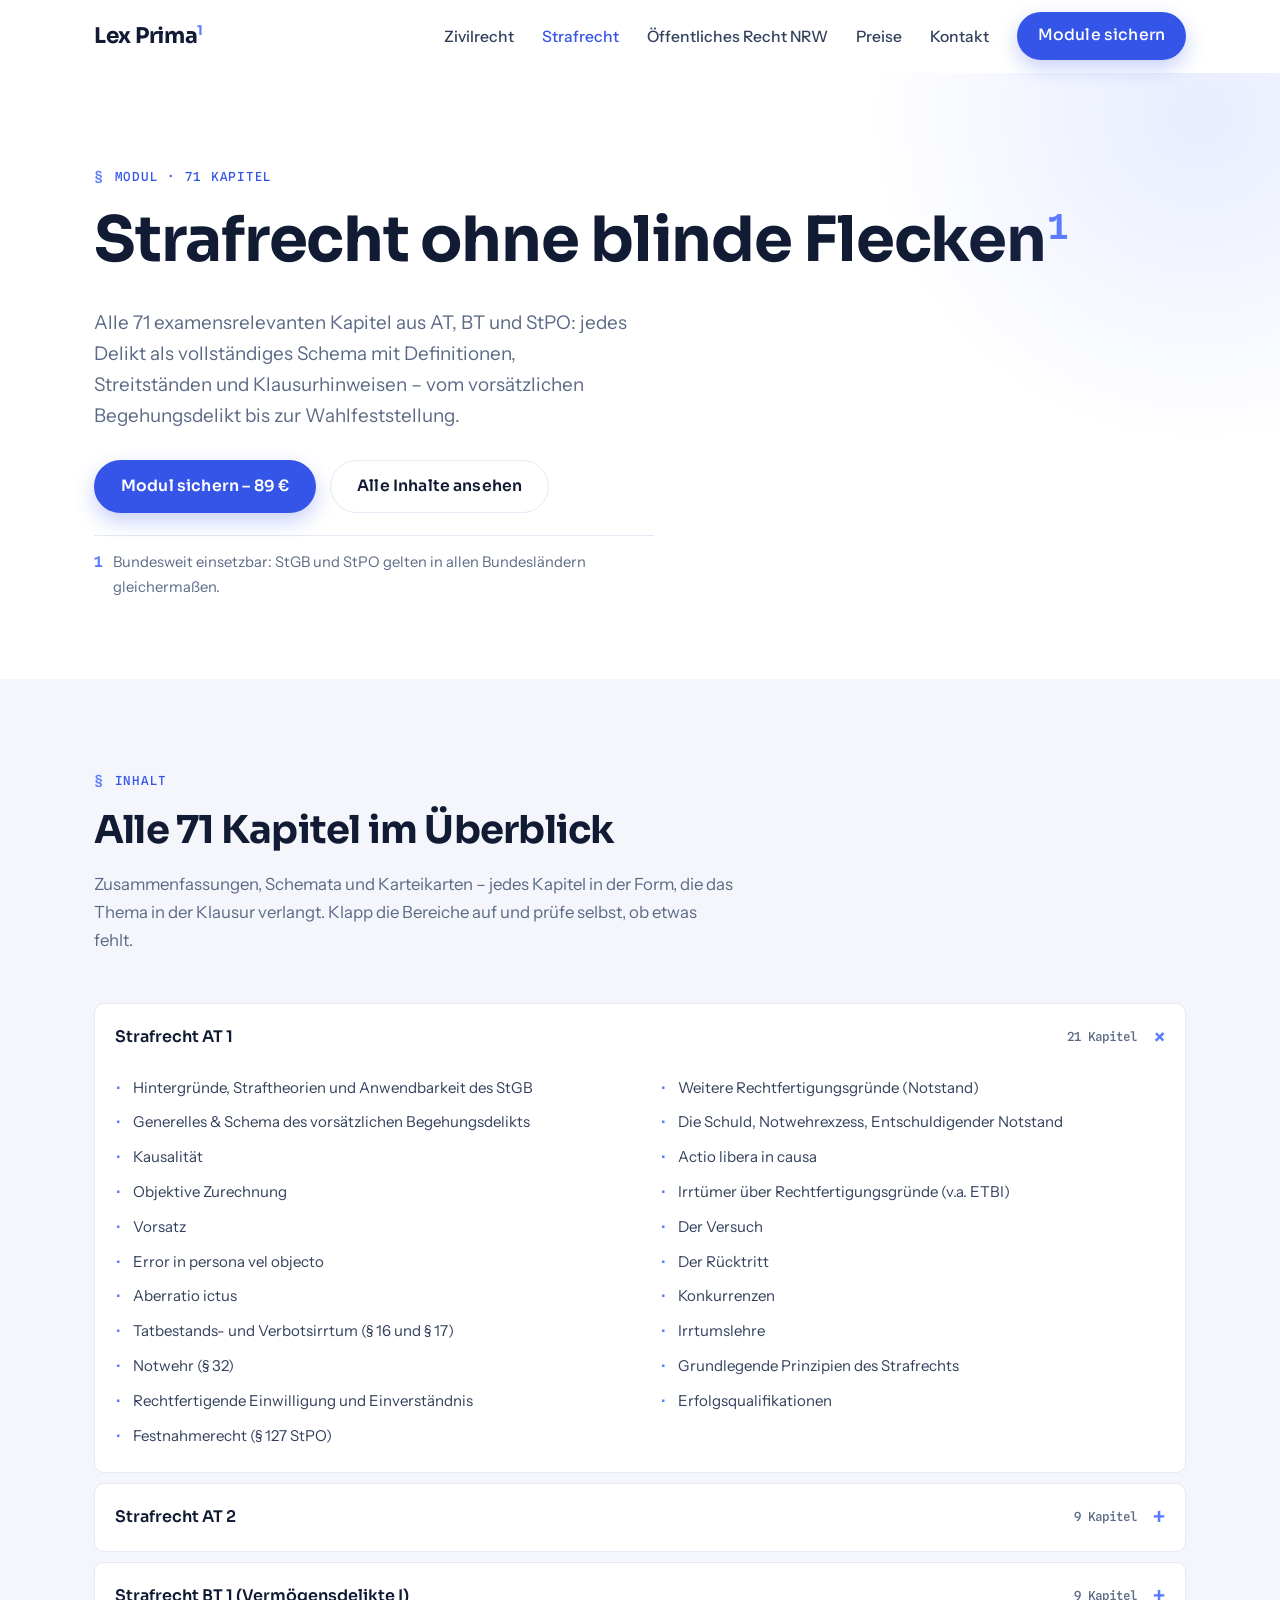
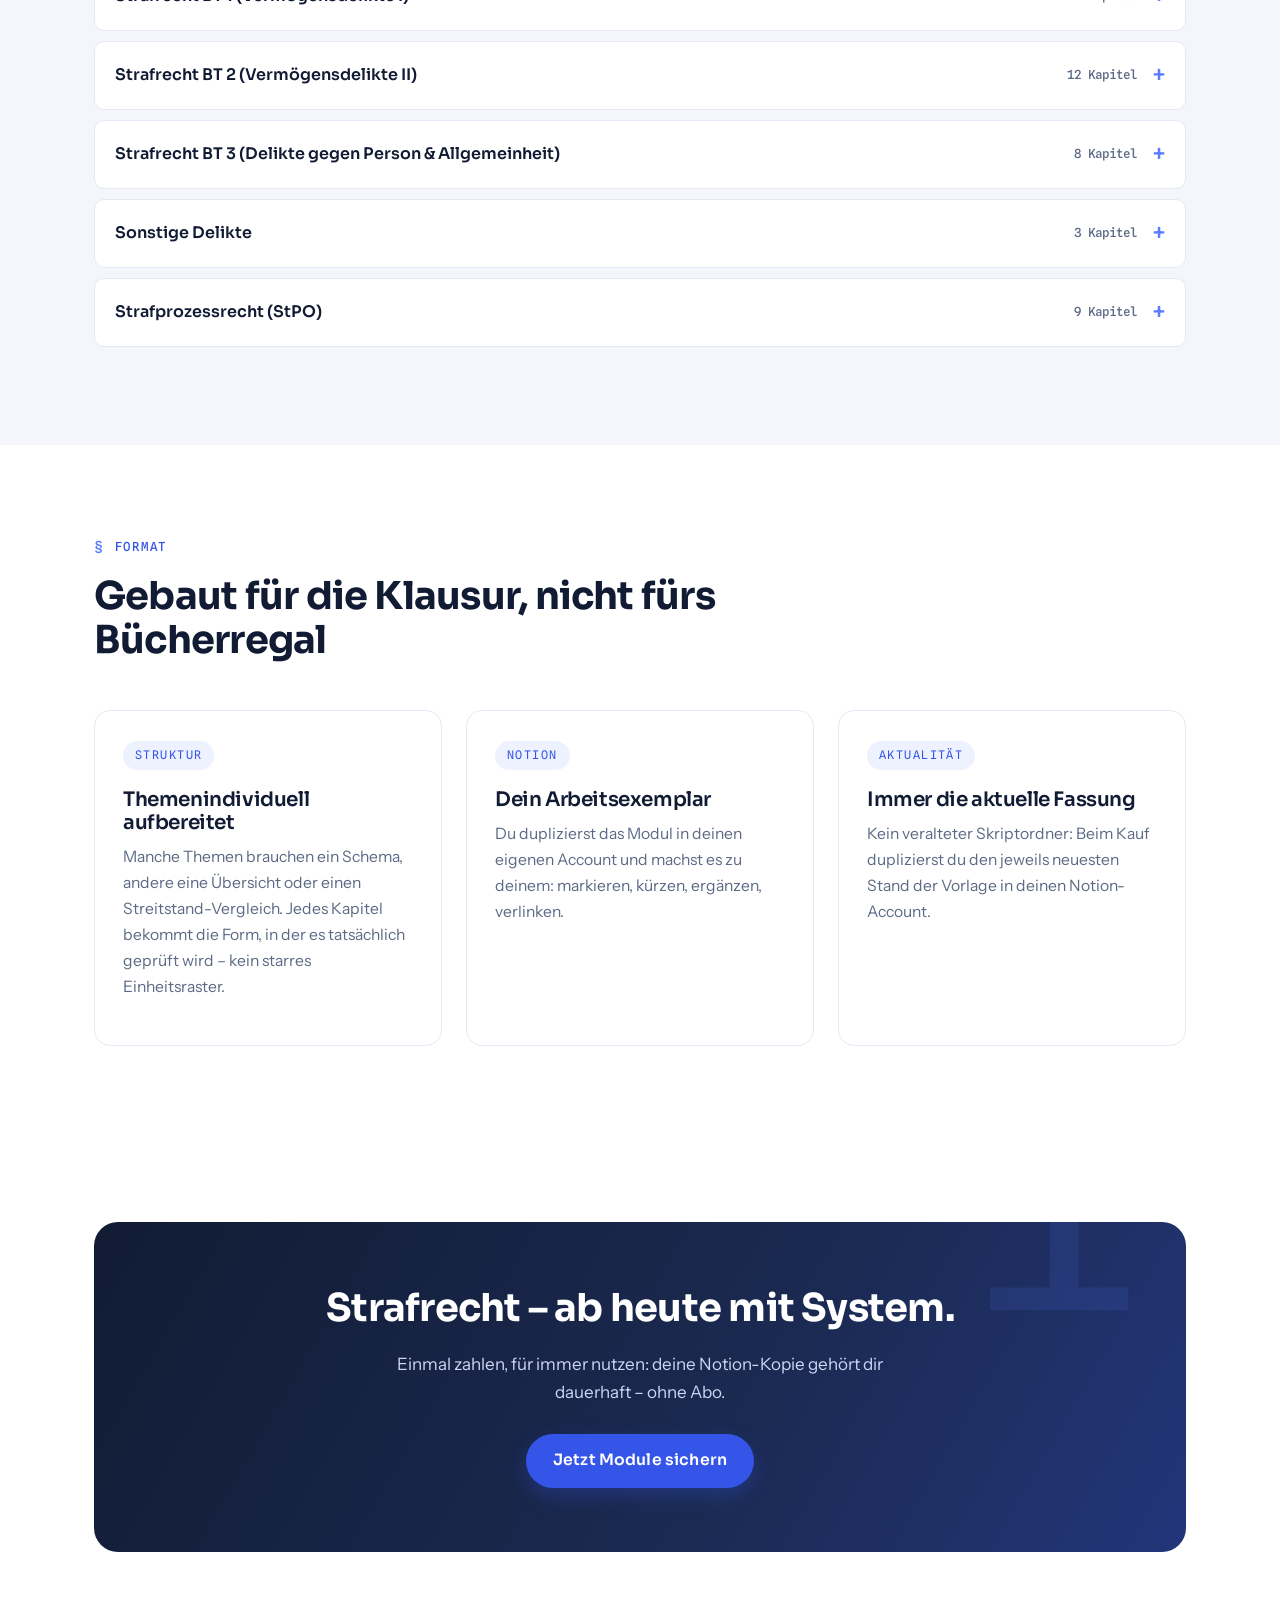
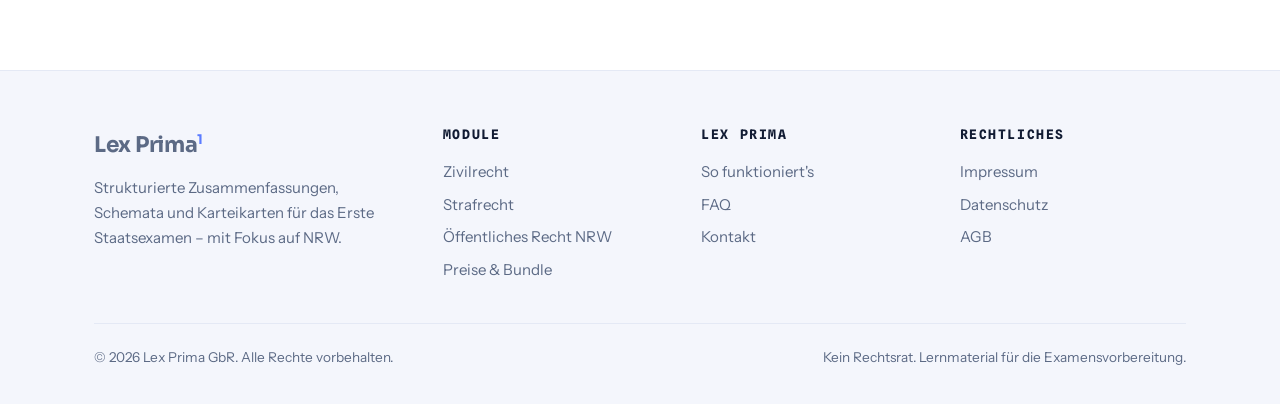
<file: strafrecht.html>
<!DOCTYPE html>
<html lang="de">
<head>
  <meta charset="UTF-8">
  <meta name="viewport" content="width=device-width, initial-scale=1.0">
  <title>Strafrecht fürs 1. Staatsexamen – Zusammenfassungen &amp; Schemata | Lex Prima</title>
  <meta name="description" content="Strafrecht fürs Erste Staatsexamen: 71 Kapitel mit Zusammenfassungen, Schemata und Karteikarten – Strafrecht AT, alle BT-Delikte und Strafprozessrecht als Notion-Vorlage.">
  <link rel="canonical" href="https://www.lexprima.de/strafrecht.html">
  <meta name="robots" content="index, follow">
  <meta property="og:type" content="product">
  <meta property="og:title" content="Strafrecht fürs 1. Staatsexamen – Zusammenfassungen &amp; Schemata | Lex Prima">
  <meta property="og:description" content="Strafrecht fürs Erste Staatsexamen: 71 Kapitel mit Zusammenfassungen, Schemata und Karteikarten – Strafrecht AT, alle BT-Delikte und Strafprozessrecht als Notion-Vorlage.">
  <meta property="og:url" content="https://www.lexprima.de/strafrecht.html">
  <meta property="og:site_name" content="Lex Prima">
  <meta property="og:locale" content="de_DE">
  <meta name="twitter:card" content="summary_large_image">
  <meta name="theme-color" content="#111b33">
  <link rel="preconnect" href="https://fonts.googleapis.com">
  <link rel="preconnect" href="https://fonts.gstatic.com" crossorigin>
  <link href="https://fonts.googleapis.com/css2?family=Sora:wght@400;600;700&family=Instrument+Sans:wght@400;500;600&family=Spline+Sans+Mono:wght@400;500;600&display=swap" rel="stylesheet">
  <link rel="stylesheet" href="assets/styles.css?v=6">
  <script type="application/ld+json">{"@context": "https://schema.org", "@type": "Product", "name": "Lex Prima – Strafrecht", "description": "Strafrecht fürs Erste Staatsexamen: 71 Kapitel mit Zusammenfassungen, Schemata und Karteikarten – Strafrecht AT, alle BT-Delikte und Strafprozessrecht als Notion-Vorlage.", "url": "https://www.lexprima.de/strafrecht.html", "brand": {"@type": "Brand", "name": "Lex Prima"}, "offers": {"@type": "Offer", "price": "89", "priceCurrency": "EUR", "availability": "https://schema.org/InStock", "url": "https://www.lexprima.de/index.html#preise"}}</script>
  <script type="application/ld+json">{"@context": "https://schema.org", "@type": "BreadcrumbList", "itemListElement": [{"@type": "ListItem", "position": 1, "name": "Start", "item": "https://www.lexprima.de/"}, {"@type": "ListItem", "position": 2, "name": "Strafrecht", "item": "https://www.lexprima.de/strafrecht.html"}]}</script>
</head>
<body>
<header class="site-header">
  <div class="wrap nav">
    <a class="brand" href="index.html" aria-label="Lex Prima – Startseite">Lex&nbsp;Prima<sup>1</sup></a>
    <button class="nav-toggle" aria-label="Menü öffnen" aria-expanded="false">
      <span></span><span></span><span></span>
    </button>
    <ul class="nav-links">
      <li><a href="zivilrecht.html">Zivilrecht</a></li>
      <li><a href="strafrecht.html" class="active">Strafrecht</a></li>
      <li><a href="oeffentliches-recht.html">Öffentliches Recht NRW</a></li>
      <li><a href="index.html#preise">Preise</a></li>
      <li><a href="kontakt.html">Kontakt</a></li>
      <li><a class="btn btn-primary btn-small" href="index.html#preise">Module sichern</a></li>
    </ul>
  </div>
</header>
<main>
  <section class="hero">
    <div class="wrap">
      <span class="eyebrow">Modul · 71 Kapitel</span>
      <h1>Strafrecht ohne blinde Flecken<sup class="fn">1</sup></h1>
      <p class="lead">Alle 71 examensrelevanten Kapitel aus AT, BT und StPO: jedes Delikt als vollständiges Schema mit Definitionen, Streitständen und Klausurhinweisen – vom vorsätzlichen Begehungsdelikt bis zur Wahlfeststellung.</p>
      <div class="hero-ctas">
        <a class="btn btn-primary" href="index.html#preise">Modul sichern – 89&nbsp;€</a>
        <a class="btn btn-ghost" href="#inhalt">Alle Inhalte ansehen</a>
      </div>
      <div class="footnote"><span class="mark">1</span><span>Bundesweit einsetzbar: StGB und StPO gelten in allen Bundesländern gleichermaßen.</span></div>
      
    </div>
  </section>

  <section class="section alt" id="inhalt">
    <div class="wrap">
      <div class="section-head reveal">
        <span class="eyebrow">Inhalt</span>
        <h2>Alle 71 Kapitel im Überblick</h2>
        <p>Zusammenfassungen, Schemata und Karteikarten – jedes Kapitel in der Form, die das Thema in der Klausur verlangt. Klapp die Bereiche auf und prüfe selbst, ob etwas fehlt.</p>
      </div>
      <div class="reveal">
      <details class="acc" open>
        <summary>Strafrecht AT 1 <span class="count">21 Kapitel</span></summary>
        <div class="acc-body"><ul>
          <li>Hintergründe, Straftheorien und Anwendbarkeit des StGB</li>
          <li>Generelles &amp; Schema des vorsätzlichen Begehungsdelikts</li>
          <li>Kausalität</li>
          <li>Objektive Zurechnung</li>
          <li>Vorsatz</li>
          <li>Error in persona vel objecto</li>
          <li>Aberratio ictus</li>
          <li>Tatbestands- und Verbotsirrtum (§ 16 und § 17)</li>
          <li>Notwehr (§ 32)</li>
          <li>Rechtfertigende Einwilligung und Einverständnis</li>
          <li>Festnahmerecht (§ 127 StPO)</li>
          <li>Weitere Rechtfertigungsgründe (Notstand)</li>
          <li>Die Schuld, Notwehrexzess, Entschuldigender Notstand</li>
          <li>Actio libera in causa</li>
          <li>Irrtümer über Rechtfertigungsgründe (v.a. ETBI)</li>
          <li>Der Versuch</li>
          <li>Der Rücktritt</li>
          <li>Konkurrenzen</li>
          <li>Irrtumslehre</li>
          <li>Grundlegende Prinzipien des Strafrechts</li>
          <li>Erfolgsqualifikationen</li>
        </ul></div>
      </details>
      <details class="acc">
        <summary>Strafrecht AT 2 <span class="count">9 Kapitel</span></summary>
        <div class="acc-body"><ul>
          <li>Täterschaft und Teilnahme</li>
          <li>Mittäterschaft</li>
          <li>Mittelbare Täterschaft</li>
          <li>Anstiftung und Beihilfe</li>
          <li>Versuch der Beteiligung</li>
          <li>Das fahrlässige Begehungsdelikt</li>
          <li>Unterlassungsdelikte</li>
          <li>Täterschaft und Teilnahme beim Unterlassungsdelikt</li>
          <li>Unterlassene Hilfeleistung (§ 323c) und Aussetzung (§ 221)</li>
        </ul></div>
      </details>
      <details class="acc">
        <summary>Strafrecht BT 1 (Vermögensdelikte I) <span class="count">9 Kapitel</span></summary>
        <div class="acc-body"><ul>
          <li>Diebstahl (§ 242)</li>
          <li>Besonders schwerer Fall des Diebstahls (§ 243)</li>
          <li>Diebstahlsqualifikationen (§§ 244, 244a)</li>
          <li>Unterschlagung (§ 246)</li>
          <li>Betrug (§ 263)</li>
          <li>Untreue (§ 266)</li>
          <li>Sonderdelikte des Abschnitts Betrug und Untreue (§§ 263a ff.)</li>
          <li>Hausfriedensbruch (§ 123)</li>
          <li>Sachbeschädigung (§ 303)</li>
        </ul></div>
      </details>
      <details class="acc">
        <summary>Strafrecht BT 2 (Vermögensdelikte II) <span class="count">12 Kapitel</span></summary>
        <div class="acc-body"><ul>
          <li>Nötigung (§ 240)</li>
          <li>Raub (§ 249)</li>
          <li>Schwerer Raub (§ 250)</li>
          <li>Raub mit Todesfolge (§ 251)</li>
          <li>Erpressung (§ 253)</li>
          <li>Räuberische Erpressung (§§ 253, 255)</li>
          <li>Abgrenzung Raub – räuberische Erpressung (§§ 249, 253, 255)</li>
          <li>Freiheitsberaubung (§ 239)</li>
          <li>Erpresserischer Menschenraub und Geiselnahme (§§ 239a, 239b)</li>
          <li>Räuberischer Diebstahl (§ 252)</li>
          <li>Hehlerei (§ 259) und Begünstigung (§ 257)</li>
          <li>Urkundsdelikte (§§ 267 ff.)</li>
        </ul></div>
      </details>
      <details class="acc">
        <summary>Strafrecht BT 3 (Delikte gegen Person &amp; Allgemeinheit) <span class="count">8 Kapitel</span></summary>
        <div class="acc-body"><ul>
          <li>Straftaten gegen die Rechtspflege, v.a. Aussagedelikte (§§ 153 ff.)</li>
          <li>Straftaten gegen die Ehre (§§ 185 ff.)</li>
          <li>Brandstiftungsdelikte (§§ 306 ff.)</li>
          <li>Straßenverkehrsdelikte (§§ 315 ff.)</li>
          <li>Körperverletzungsdelikte (§§ 223 ff.)</li>
          <li>Mord (§ 211)</li>
          <li>Sterbehilfe (Tötung auf Verlangen, Selbsttötung, Fremdtötung)</li>
          <li>Tötung auf Verlangen (§ 216)</li>
        </ul></div>
      </details>
      <details class="acc">
        <summary>Sonstige Delikte <span class="count">3 Kapitel</span></summary>
        <div class="acc-body"><ul>
          <li>Widerstandsdelikte (§§ 113–115)</li>
          <li>Verletzung der Vertraulichkeit des Wortes, von Briefgeheimnissen und Ausspähen von Daten (§§ 201–202a)</li>
          <li>Diverses</li>
        </ul></div>
      </details>
      <details class="acc">
        <summary>Strafprozessrecht (StPO) <span class="count">9 Kapitel</span></summary>
        <div class="acc-body"><ul>
          <li>Funktion und Ziele des Strafverfahrens</li>
          <li>Verfahrensgrundsätze</li>
          <li>Gerichtliche Zuständigkeit der ersten Instanz</li>
          <li>Gang des Strafverfahrens</li>
          <li>Rechtsstellung und Aufgaben der Verfahrensbeteiligten</li>
          <li>Zwangsmittel</li>
          <li>Beweisrecht</li>
          <li>Rechtskraft</li>
          <li>Wahlfeststellung</li>
        </ul></div>
      </details>
      </div>
    </div>
  </section>

  <section class="section">
    <div class="wrap">
      <div class="section-head reveal">
        <span class="eyebrow">Format</span>
        <h2>Gebaut für die Klausur, nicht fürs Bücherregal</h2>
      </div>
      <div class="cards-3">
        <div class="card reveal"><span class="tag">Struktur</span><h3>Themenindividuell aufbereitet</h3><p>Manche Themen brauchen ein Schema, andere eine Übersicht oder einen Streitstand-Vergleich. Jedes Kapitel bekommt die Form, in der es tatsächlich geprüft wird – kein starres Einheitsraster.</p></div>
        <div class="card reveal"><span class="tag">Notion</span><h3>Dein Arbeitsexemplar</h3><p>Du duplizierst das Modul in deinen eigenen Account und machst es zu deinem: markieren, kürzen, ergänzen, verlinken.</p></div>
        <div class="card reveal"><span class="tag">Aktualität</span><h3>Immer die aktuelle Fassung</h3><p>Kein veralteter Skriptordner: Beim Kauf duplizierst du den jeweils neuesten Stand der Vorlage in deinen Notion-Account.</p></div>
      </div>
    </div>
  </section>

  <section class="section" aria-label="Handlungsaufruf">
    <div class="wrap">
      <div class="cta-band reveal">
        <h2>Strafrecht – ab heute mit System.</h2>
        <p>Einmal zahlen, für immer nutzen: deine Notion-Kopie gehört dir dauerhaft – ohne Abo.</p>
        <a class="btn btn-primary" href="index.html#preise">Jetzt Module sichern</a>
      </div>
    </div>
  </section>
<footer class="site-footer">
  <div class="wrap">
    <div class="footer-grid">
      <div>
        <a class="brand" href="index.html">Lex&nbsp;Prima<sup>1</sup></a>
        <p style="margin-top:14px; max-width:280px;">Strukturierte Zusammenfassungen, Schemata und Karteikarten für das Erste Staatsexamen – mit Fokus auf NRW.</p>
      </div>
      <div>
        <h4>Module</h4>
        <ul>
          <li><a href="zivilrecht.html">Zivilrecht</a></li>
          <li><a href="strafrecht.html">Strafrecht</a></li>
          <li><a href="oeffentliches-recht.html">Öffentliches Recht NRW</a></li>
          <li><a href="index.html#preise">Preise &amp; Bundle</a></li>
        </ul>
      </div>
      <div>
        <h4>Lex Prima</h4>
        <ul>
          <li><a href="index.html#methode">So funktioniert's</a></li>
          <li><a href="index.html#faq">FAQ</a></li>
          <li><a href="kontakt.html">Kontakt</a></li>
        </ul>
      </div>
      <div>
        <h4>Rechtliches</h4>
        <ul>
          <li><a href="impressum.html">Impressum</a></li>
          <li><a href="datenschutz.html">Datenschutz</a></li>
          <li><a href="agb.html">AGB</a></li>
        </ul>
      </div>
    </div>
    <div class="footer-bottom">
      <span>© <span data-year>2026</span> Lex Prima GbR. Alle Rechte vorbehalten.</span>
      <span>Kein Rechtsrat. Lernmaterial für die Examensvorbereitung.</span>
    </div>
  </div>
</footer>
<script src="assets/main.js?v=6" defer></script>
</body>
</html>
</file>
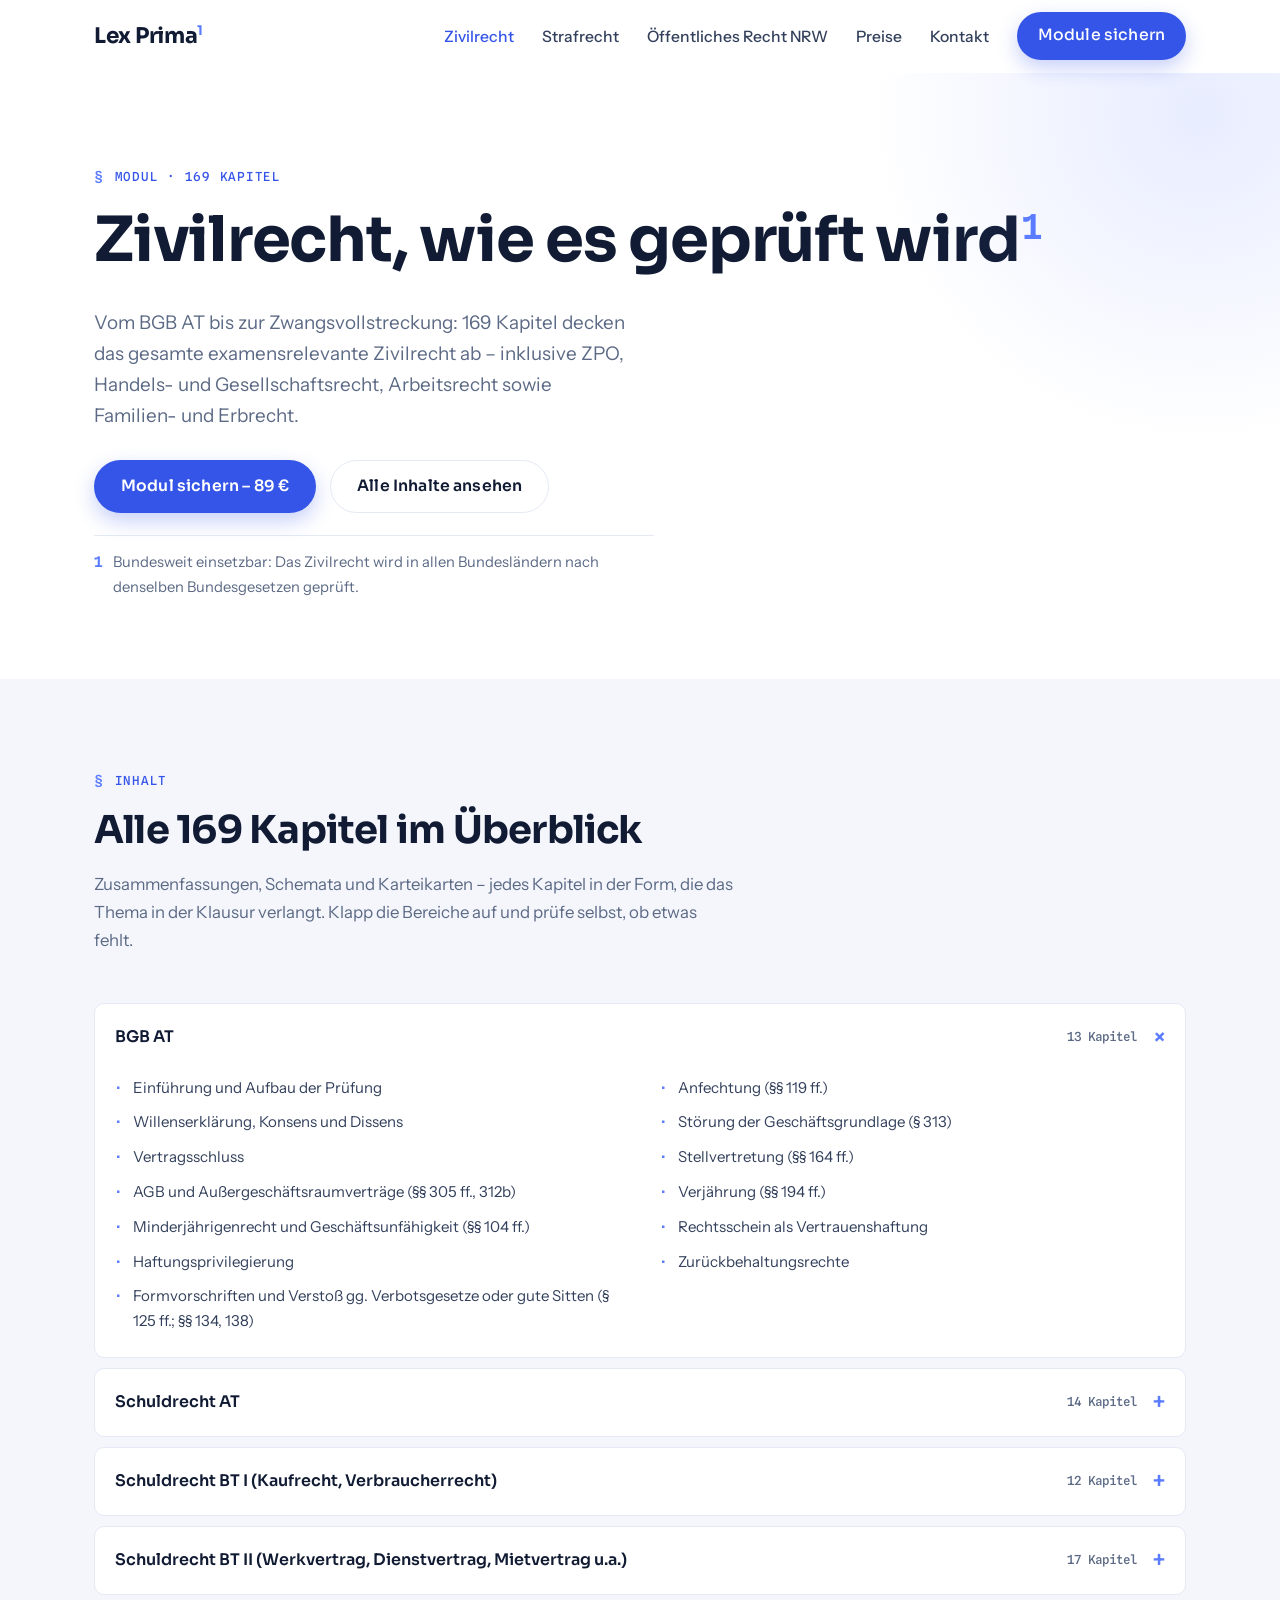
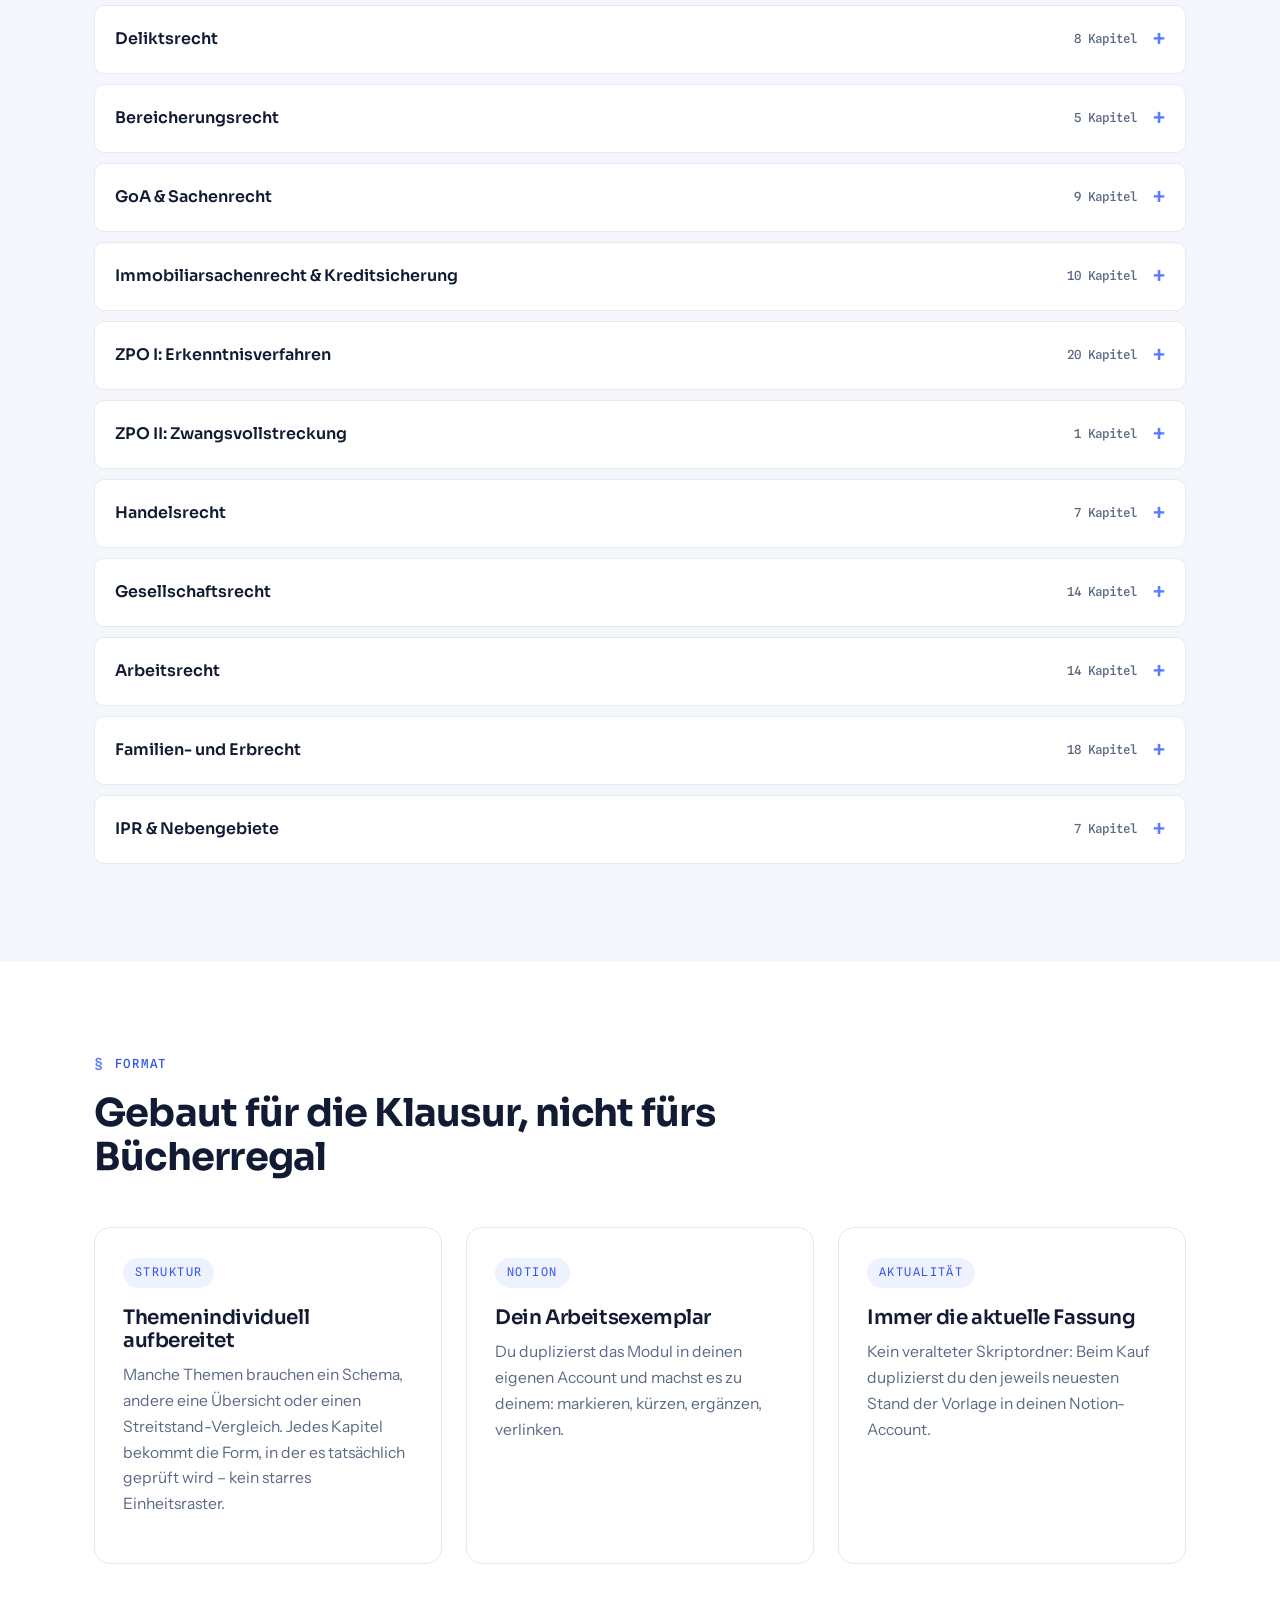
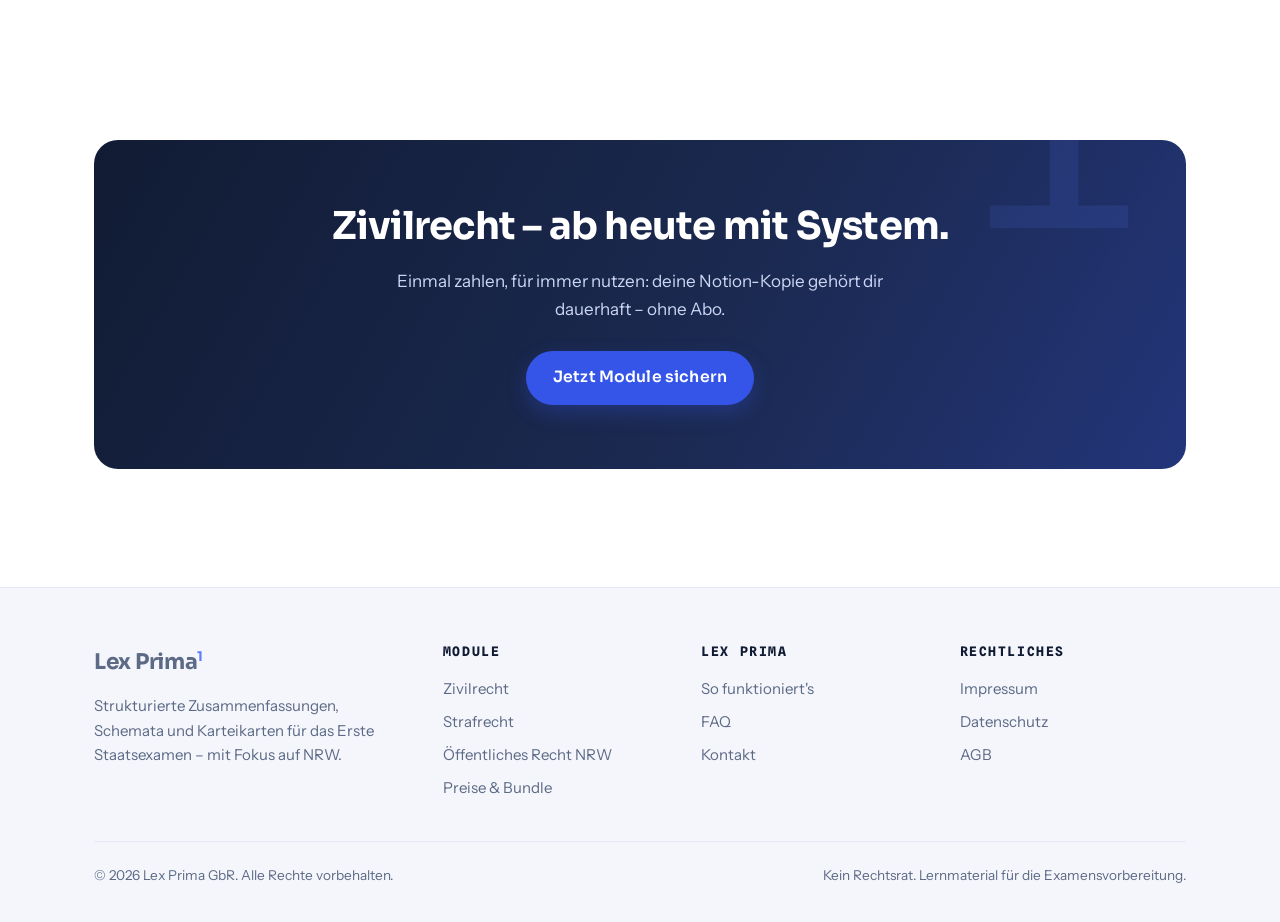
<file: zivilrecht.html>
<!DOCTYPE html>
<html lang="de">
<head>
  <meta charset="UTF-8">
  <meta name="viewport" content="width=device-width, initial-scale=1.0">
  <title>Zivilrecht fürs 1. Staatsexamen – Zusammenfassungen &amp; Schemata | Lex Prima</title>
  <meta name="description" content="Zivilrecht fürs Erste Staatsexamen: 169 Kapitel mit Zusammenfassungen, Schemata und Karteikarten – BGB AT, Schuldrecht, Sachenrecht, ZPO, HGB, Arbeits-, Familien- und Erbrecht als Notion-Vorlage.">
  <link rel="canonical" href="https://www.lexprima.de/zivilrecht.html">
  <meta name="robots" content="index, follow">
  <meta property="og:type" content="product">
  <meta property="og:title" content="Zivilrecht fürs 1. Staatsexamen – Zusammenfassungen &amp; Schemata | Lex Prima">
  <meta property="og:description" content="Zivilrecht fürs Erste Staatsexamen: 169 Kapitel mit Zusammenfassungen, Schemata und Karteikarten – BGB AT, Schuldrecht, Sachenrecht, ZPO, HGB, Arbeits-, Familien- und Erbrecht als Notion-Vorlage.">
  <meta property="og:url" content="https://www.lexprima.de/zivilrecht.html">
  <meta property="og:site_name" content="Lex Prima">
  <meta property="og:locale" content="de_DE">
  <meta name="twitter:card" content="summary_large_image">
  <meta name="theme-color" content="#111b33">
  <link rel="preconnect" href="https://fonts.googleapis.com">
  <link rel="preconnect" href="https://fonts.gstatic.com" crossorigin>
  <link href="https://fonts.googleapis.com/css2?family=Sora:wght@400;600;700&family=Instrument+Sans:wght@400;500;600&family=Spline+Sans+Mono:wght@400;500;600&display=swap" rel="stylesheet">
  <link rel="stylesheet" href="assets/styles.css?v=6">
  <script type="application/ld+json">{"@context": "https://schema.org", "@type": "Product", "name": "Lex Prima – Zivilrecht", "description": "Zivilrecht fürs Erste Staatsexamen: 169 Kapitel mit Zusammenfassungen, Schemata und Karteikarten – BGB AT, Schuldrecht, Sachenrecht, ZPO, HGB, Arbeits-, Familien- und Erbrecht als Notion-Vorlage.", "url": "https://www.lexprima.de/zivilrecht.html", "brand": {"@type": "Brand", "name": "Lex Prima"}, "offers": {"@type": "Offer", "price": "89", "priceCurrency": "EUR", "availability": "https://schema.org/InStock", "url": "https://www.lexprima.de/index.html#preise"}}</script>
  <script type="application/ld+json">{"@context": "https://schema.org", "@type": "BreadcrumbList", "itemListElement": [{"@type": "ListItem", "position": 1, "name": "Start", "item": "https://www.lexprima.de/"}, {"@type": "ListItem", "position": 2, "name": "Zivilrecht", "item": "https://www.lexprima.de/zivilrecht.html"}]}</script>
</head>
<body>
<header class="site-header">
  <div class="wrap nav">
    <a class="brand" href="index.html" aria-label="Lex Prima – Startseite">Lex&nbsp;Prima<sup>1</sup></a>
    <button class="nav-toggle" aria-label="Menü öffnen" aria-expanded="false">
      <span></span><span></span><span></span>
    </button>
    <ul class="nav-links">
      <li><a href="zivilrecht.html" class="active">Zivilrecht</a></li>
      <li><a href="strafrecht.html">Strafrecht</a></li>
      <li><a href="oeffentliches-recht.html">Öffentliches Recht NRW</a></li>
      <li><a href="index.html#preise">Preise</a></li>
      <li><a href="kontakt.html">Kontakt</a></li>
      <li><a class="btn btn-primary btn-small" href="index.html#preise">Module sichern</a></li>
    </ul>
  </div>
</header>
<main>
  <section class="hero">
    <div class="wrap">
      <span class="eyebrow">Modul · 169 Kapitel</span>
      <h1>Zivilrecht, wie es geprüft wird<sup class="fn">1</sup></h1>
      <p class="lead">Vom BGB AT bis zur Zwangsvollstreckung: 169 Kapitel decken das gesamte examensrelevante Zivilrecht ab – inklusive ZPO, Handels- und Gesellschaftsrecht, Arbeitsrecht sowie Familien- und Erbrecht.</p>
      <div class="hero-ctas">
        <a class="btn btn-primary" href="index.html#preise">Modul sichern – 89&nbsp;€</a>
        <a class="btn btn-ghost" href="#inhalt">Alle Inhalte ansehen</a>
      </div>
      <div class="footnote"><span class="mark">1</span><span>Bundesweit einsetzbar: Das Zivilrecht wird in allen Bundesländern nach denselben Bundesgesetzen geprüft.</span></div>
      
    </div>
  </section>

  <section class="section alt" id="inhalt">
    <div class="wrap">
      <div class="section-head reveal">
        <span class="eyebrow">Inhalt</span>
        <h2>Alle 169 Kapitel im Überblick</h2>
        <p>Zusammenfassungen, Schemata und Karteikarten – jedes Kapitel in der Form, die das Thema in der Klausur verlangt. Klapp die Bereiche auf und prüfe selbst, ob etwas fehlt.</p>
      </div>
      <div class="reveal">
      <details class="acc" open>
        <summary>BGB AT <span class="count">13 Kapitel</span></summary>
        <div class="acc-body"><ul>
          <li>Einführung und Aufbau der Prüfung</li>
          <li>Willenserklärung, Konsens und Dissens</li>
          <li>Vertragsschluss</li>
          <li>AGB und Außergeschäftsraumverträge (§§ 305 ff., 312b)</li>
          <li>Minderjährigenrecht und Geschäftsunfähigkeit (§§ 104 ff.)</li>
          <li>Haftungsprivilegierung</li>
          <li>Formvorschriften und Verstoß gg. Verbotsgesetze oder gute Sitten (§ 125 ff.; §§ 134, 138)</li>
          <li>Anfechtung (§§ 119 ff.)</li>
          <li>Störung der Geschäftsgrundlage (§ 313)</li>
          <li>Stellvertretung (§§ 164 ff.)</li>
          <li>Verjährung (§§ 194 ff.)</li>
          <li>Rechtsschein als Vertrauenshaftung</li>
          <li>Zurückbehaltungsrechte</li>
        </ul></div>
      </details>
      <details class="acc">
        <summary>Schuldrecht AT <span class="count">14 Kapitel</span></summary>
        <div class="acc-body"><ul>
          <li>Entstehen und Erlöschen von Schuldverhältnissen</li>
          <li>Die culpa in contrahendo (c.i.c.)</li>
          <li>Arten der Schuld</li>
          <li>Unmöglichkeit und Unverhältnismäßigkeit (§ 275)</li>
          <li>Schadensersatzansprüche (§§ 280 ff.)</li>
          <li>Gläubigerverzug (§§ 293 ff.)</li>
          <li>Schaden (§§ 249 ff.)</li>
          <li>Vertrag zugunsten Dritter (VzD)</li>
          <li>Vertrag mit Schutzwirkung zugunsten Dritter (VSzD)</li>
          <li>Drittschadensliquidation (DSL)</li>
          <li>Personenmehrheiten</li>
          <li>Gesamtschuld und Innenregress (mit gestörter Gesamtschuld)</li>
          <li>Abtretung (§§ 398 ff.)</li>
          <li>Aufrechnung (§§ 387 ff.)</li>
        </ul></div>
      </details>
      <details class="acc">
        <summary>Schuldrecht BT I (Kaufrecht, Verbraucherrecht) <span class="count">12 Kapitel</span></summary>
        <div class="acc-body"><ul>
          <li>Mangelbegriffe und kaufrechtliches Gewährleistungsrecht</li>
          <li>Nacherfüllung als Gewährleistungsrecht (§ 439)</li>
          <li>Rücktritt als Gewährleistungsrecht (§§ 323, 326)</li>
          <li>Minderung als Gewährleistungsrecht (§ 441)</li>
          <li>Schadensersatz als Gewährleistungsrecht (§§ 280 ff.)</li>
          <li>Rückgriff des Verkäufers</li>
          <li>Systematik der Verträge über digitale Produkte + Bereitstellung (§§ 327 ff.)</li>
          <li>Mängelgewährleistungsrecht bei digitalen Produkten (§§ 327d ff.)</li>
          <li>Produktänderungen und Rückgriff des Unternehmers (§§ 327r, 327u)</li>
          <li>Verbrauchsgüterkauf (mit Digitale-Inhalte-RL und Warenkauf-RL)</li>
          <li>Verbraucherschutzrecht (insb. Widerruf bei FernabsatzV und AußergeschäftsraumV)</li>
          <li>Verbraucherdarlehensvertrag und sonstige Finanzierungshilfen</li>
        </ul></div>
      </details>
      <details class="acc">
        <summary>Schuldrecht BT II (Werkvertrag, Dienstvertrag, Mietvertrag u.a.) <span class="count">17 Kapitel</span></summary>
        <div class="acc-body"><ul>
          <li>Allgemeines zum Werkvertrag</li>
          <li>Systematik des werkvertraglichen Gewährleistungsrechts</li>
          <li>Werkrechtliche Nacherfüllung</li>
          <li>Allgemeines zum Pauschalreisevertrag</li>
          <li>Systematik des reisevertragsrechtlichen Gewährleistungsrechts</li>
          <li>Allgemeines Mietrecht</li>
          <li>Systematik des mietrechtlichen Gewährleistungsrechts</li>
          <li>Besonderheiten bei der Miete von Wohnräumen</li>
          <li>Leasing (Operating- &amp; Finanzierungsleasing)</li>
          <li>Schenkung (§§ 516 ff.)</li>
          <li>Pacht (§§ 581 ff.)</li>
          <li>Leihe (§§ 598 ff.)</li>
          <li>Gelddarlehen (§§ 488 ff.)</li>
          <li>Sachdarlehen (§§ 607 ff.)</li>
          <li>Dienstvertrag (§§ 611 ff.)</li>
          <li>Maklervertrag (§§ 652 ff.)</li>
          <li>Auftrag und Geschäftsbesorgung (§§ 662 ff., 675 ff.)</li>
        </ul></div>
      </details>
      <details class="acc">
        <summary>Deliktsrecht <span class="count">8 Kapitel</span></summary>
        <div class="acc-body"><ul>
          <li>Einführung in das Deliktsrecht</li>
          <li>Haftung für eigenes Verschulden nach § 823 Abs. 1</li>
          <li>Schutzgesetzverletzung nach § 823 Abs. 2</li>
          <li>Delikte der §§ 824–826</li>
          <li>Haftung für eigenes vermutetes Verschulden (§§ 831 ff.)</li>
          <li>Haftung für fremdes Verschulden</li>
          <li>Verschuldensunabhängige Gefährdungshaftung</li>
          <li>Haftung mehrerer Deliktstäter</li>
        </ul></div>
      </details>
      <details class="acc">
        <summary>Bereicherungsrecht <span class="count">5 Kapitel</span></summary>
        <div class="acc-body"><ul>
          <li>Grundsätze und Überblick</li>
          <li>Leistungskondiktionen</li>
          <li>Nichtleistungskondiktionen</li>
          <li>Rechtsfolgen des Bereicherungsrechts</li>
          <li>Die Bereicherung im Mehrpersonenverhältnis</li>
        </ul></div>
      </details>
      <details class="acc">
        <summary>GoA &amp; Sachenrecht <span class="count">9 Kapitel</span></summary>
        <div class="acc-body"><ul>
          <li>Geschäftsführung ohne Auftrag (GoA)</li>
          <li>Grundlegendes zum Sachenrecht</li>
          <li>Eigentum und Eigentumserwerb</li>
          <li>Sicherungsübereignung</li>
          <li>Eigentumsvorbehalt</li>
          <li>Eigentümer-Besitzer-Verhältnis (EBV)</li>
          <li>Gesetzlicher Eigentumserwerb</li>
          <li>Besitz und Besitzrechte</li>
          <li>Unterlassungsansprüche im Sachenrecht, § 1004</li>
        </ul></div>
      </details>
      <details class="acc">
        <summary>Immobiliarsachenrecht &amp; Kreditsicherung <span class="count">10 Kapitel</span></summary>
        <div class="acc-body"><ul>
          <li>Übereignung und Verfügung von Grundeigentum</li>
          <li>Vormerkung (§ 883)</li>
          <li>Hypothek</li>
          <li>Grundpfandrechte (Grundschuld)</li>
          <li>Besondere Ansprüche des Immobiliarsachenrechts (§§ 888, 894, 2018)</li>
          <li>Einführung Kreditsicherungsrecht</li>
          <li>Bürgschaft (§§ 765 ff.)</li>
          <li>Schuldübernahme und Vertragsübernahme</li>
          <li>Pfandrecht</li>
          <li>„Wettlauf der Sicherungsgeber“ als Sonderproblematik</li>
        </ul></div>
      </details>
      <details class="acc">
        <summary>ZPO I: Erkenntnisverfahren <span class="count">20 Kapitel</span></summary>
        <div class="acc-body"><ul>
          <li>Grundlegendes</li>
          <li>Verfahrensgrundsätze und Prozessmaximen</li>
          <li>Die echten Prozessvoraussetzungen</li>
          <li>Sachliche und örtliche Zuständigkeit + Instanzenzug</li>
          <li>Die Parteifähigkeit und Stellvertretung</li>
          <li>Die Prozessfähigkeit und Postulationsfähigkeit</li>
          <li>Sachlegitimation und Prozessführungsbefugnis</li>
          <li>Weitere Sachurteilsvoraussetzungen und Prozesshindernisse</li>
          <li>Die Gerichte, die Richter und die Rechtsanwaltschaft</li>
          <li>Der normale Verlauf des Prozesses</li>
          <li>Voraussetzungen, Klagearten und Gegenstand des Rechtsschutzes</li>
          <li>Die Klageänderung und objektive Klagehäufung</li>
          <li>Die Einlassung des Beklagten</li>
          <li>Der Beweis</li>
          <li>Das Urteil als Beendigung des streitigen Prozesses</li>
          <li>Nichtstreitige Beendigung des Prozesses</li>
          <li>Rechtskraft und Rechtsmittel</li>
          <li>Mehrheit der Parteien (subjektive Klagehäufung)</li>
          <li>Das Versäumnisverfahren</li>
          <li>Das Mahnverfahren</li>
        </ul></div>
      </details>
      <details class="acc">
        <summary>ZPO II: Zwangsvollstreckung <span class="count">1 Kapitel</span></summary>
        <div class="acc-body"><ul>
          <li>Zwangsvollstreckungsrecht im Überblick</li>
        </ul></div>
      </details>
      <details class="acc">
        <summary>Handelsrecht <span class="count">7 Kapitel</span></summary>
        <div class="acc-body"><ul>
          <li>Grundlegendes &amp; Kaufmannsbegriff</li>
          <li>Firmenrecht</li>
          <li>Handelsgeschäfte</li>
          <li>Rügeobliegenheit, § 377 HGB</li>
          <li>Stellvertretung und Hilfspersonen (Prokura und Handlungsvollmacht)</li>
          <li>Publizität des Handelsregisters (§ 15 HGB)</li>
          <li>Firmenhaftung und Haftung bei Firmenfortführung</li>
        </ul></div>
      </details>
      <details class="acc">
        <summary>Gesellschaftsrecht <span class="count">14 Kapitel</span></summary>
        <div class="acc-body"><ul>
          <li>Grundsätzliches und Abgrenzung</li>
          <li>Übersicht: Gesellschaftsarten</li>
          <li>Der Verein</li>
          <li>Aktiengesellschaft (AG)</li>
          <li>Gesellschaft mit beschränkter Haftung (GmbH)</li>
          <li>Gesellschaft bürgerlichen Rechts / BGB-Gesellschaft (GbR)</li>
          <li>Offene Handelsgesellschaft (OHG)</li>
          <li>Kommanditgesellschaft (KG)</li>
          <li>GmbH &amp; Co. KG</li>
          <li>Scheingesellschaften und Scheingesellschafter</li>
          <li>Übersicht: Haftung der Gesellschaft und Gesellschafter</li>
          <li>Das Innenverhältnis der Personengesellschaft und die fehlerhafte Gesellschaft</li>
          <li>Eintritt und Ausscheiden von Gesellschaftern</li>
          <li>Auflösung, Auseinandersetzung, Erlöschen der Personengesellschaft</li>
        </ul></div>
      </details>
      <details class="acc">
        <summary>Arbeitsrecht <span class="count">14 Kapitel</span></summary>
        <div class="acc-body"><ul>
          <li>Grundlagen des Arbeitsrechts</li>
          <li>Begriffe des Arbeitsrechts</li>
          <li>Begründung des Arbeitsverhältnisses</li>
          <li>Inhalt des Arbeitsverhältnisses</li>
          <li>Diskriminierungsschutz und Gleichbehandlung (AGG)</li>
          <li>AGB-Kontrolle von Arbeitsbedingungen</li>
          <li>Anspruch auf Arbeitsentgelt</li>
          <li>Entgelt ohne Arbeit</li>
          <li>Betriebliche Übung</li>
          <li>Haftung des Arbeitnehmers</li>
          <li>Beendigung des Arbeitsverhältnisses</li>
          <li>Die ordentliche Kündigung</li>
          <li>Die Abmahnung</li>
          <li>Kündigungsschutzklage</li>
        </ul></div>
      </details>
      <details class="acc">
        <summary>Familien- und Erbrecht <span class="count">18 Kapitel</span></summary>
        <div class="acc-body"><ul>
          <li>Grundlegendes zum Familienrecht</li>
          <li>Grundsätzliches zur Ehe und Wirksamkeit der Eheschließung</li>
          <li>Allgemeine Konsequenzen der Eheschließung</li>
          <li>Beendigung der Ehe</li>
          <li>Nichteheliche Lebensgemeinschaft</li>
          <li>Übersicht über die Güterstände</li>
          <li>Die Zugewinngemeinschaft</li>
          <li>Vertragsgüterstände (Gütertrennung und Gütergemeinschaft)</li>
          <li>Kindheitsrecht (elterliches Sorgerecht)</li>
          <li>Grundlegendes zum Erbrecht und Rechtsstellung der Erben</li>
          <li>Verfügung von Todes wegen (Testament und Erbvertrag)</li>
          <li>Wirksamkeit eines Testaments (Schema mit Ausführungen)</li>
          <li>Gemeinschaftliches Testament und Berliner Testament</li>
          <li>Sonstige letztwillige Anordnungen des Erblassers (Vermächtnis, Auflage)</li>
          <li>Formen der Erbeinsetzung und Erbschein</li>
          <li>Die gesetzliche Erbfolge, §§ 1922 ff. BGB</li>
          <li>Das Pflichtteilsrecht, §§ 2303 ff. BGB</li>
          <li>Rechtsgeschäfte unter Lebenden auf den Todesfall, § 2301 BGB</li>
        </ul></div>
      </details>
      <details class="acc">
        <summary>IPR &amp; Nebengebiete <span class="count">7 Kapitel</span></summary>
        <div class="acc-body"><ul>
          <li>Überblick über das Internationale Privatrecht</li>
          <li>Die einzelnen Statuten im IPR</li>
          <li>Kaufmännisches Bestätigungsschreiben</li>
          <li>Kipp'sches Theorem („Lehre von den Doppelwirkungen“)</li>
          <li>Drittwiderspruchsklage (§ 771 ZPO)</li>
          <li>Übersicht: Prozentangaben des BGB</li>
          <li>Gesamtübersicht: Erst- und Zweiterwerb von Rechten</li>
        </ul></div>
      </details>
      </div>
    </div>
  </section>

  <section class="section">
    <div class="wrap">
      <div class="section-head reveal">
        <span class="eyebrow">Format</span>
        <h2>Gebaut für die Klausur, nicht fürs Bücherregal</h2>
      </div>
      <div class="cards-3">
        <div class="card reveal"><span class="tag">Struktur</span><h3>Themenindividuell aufbereitet</h3><p>Manche Themen brauchen ein Schema, andere eine Übersicht oder einen Streitstand-Vergleich. Jedes Kapitel bekommt die Form, in der es tatsächlich geprüft wird – kein starres Einheitsraster.</p></div>
        <div class="card reveal"><span class="tag">Notion</span><h3>Dein Arbeitsexemplar</h3><p>Du duplizierst das Modul in deinen eigenen Account und machst es zu deinem: markieren, kürzen, ergänzen, verlinken.</p></div>
        <div class="card reveal"><span class="tag">Aktualität</span><h3>Immer die aktuelle Fassung</h3><p>Kein veralteter Skriptordner: Beim Kauf duplizierst du den jeweils neuesten Stand der Vorlage in deinen Notion-Account.</p></div>
      </div>
    </div>
  </section>

  <section class="section" aria-label="Handlungsaufruf">
    <div class="wrap">
      <div class="cta-band reveal">
        <h2>Zivilrecht – ab heute mit System.</h2>
        <p>Einmal zahlen, für immer nutzen: deine Notion-Kopie gehört dir dauerhaft – ohne Abo.</p>
        <a class="btn btn-primary" href="index.html#preise">Jetzt Module sichern</a>
      </div>
    </div>
  </section>
<footer class="site-footer">
  <div class="wrap">
    <div class="footer-grid">
      <div>
        <a class="brand" href="index.html">Lex&nbsp;Prima<sup>1</sup></a>
        <p style="margin-top:14px; max-width:280px;">Strukturierte Zusammenfassungen, Schemata und Karteikarten für das Erste Staatsexamen – mit Fokus auf NRW.</p>
      </div>
      <div>
        <h4>Module</h4>
        <ul>
          <li><a href="zivilrecht.html">Zivilrecht</a></li>
          <li><a href="strafrecht.html">Strafrecht</a></li>
          <li><a href="oeffentliches-recht.html">Öffentliches Recht NRW</a></li>
          <li><a href="index.html#preise">Preise &amp; Bundle</a></li>
        </ul>
      </div>
      <div>
        <h4>Lex Prima</h4>
        <ul>
          <li><a href="index.html#methode">So funktioniert's</a></li>
          <li><a href="index.html#faq">FAQ</a></li>
          <li><a href="kontakt.html">Kontakt</a></li>
        </ul>
      </div>
      <div>
        <h4>Rechtliches</h4>
        <ul>
          <li><a href="impressum.html">Impressum</a></li>
          <li><a href="datenschutz.html">Datenschutz</a></li>
          <li><a href="agb.html">AGB</a></li>
        </ul>
      </div>
    </div>
    <div class="footer-bottom">
      <span>© <span data-year>2026</span> Lex Prima GbR. Alle Rechte vorbehalten.</span>
      <span>Kein Rechtsrat. Lernmaterial für die Examensvorbereitung.</span>
    </div>
  </div>
</footer>
<script src="assets/main.js?v=6" defer></script>
</body>
</html>
</file>
<file: assets/styles.css>
/* ==========================================================================
   Lex Prima — Stylesheet
   Farbwelt: Weiß / Navy (#111B33) / Akzentblau (#5B7CFF) — wie das Logo.
   Typo: Sora (Display) · Instrument Sans (Body) · Spline Sans Mono (Labels)
   ========================================================================== */

:root {
  --ink: #111b33;
  --ink-soft: #33405c;
  --muted: #5c6a85;
  --accent: #5b7cff;
  --accent-deep: #3555e8;
  --accent-soft: #eef2ff;
  --paper: #ffffff;
  --mist: #f4f6fc;
  --line: #e4e9f5;
  --shadow: 0 10px 30px rgba(17, 27, 51, 0.08);
  --shadow-lift: 0 18px 44px rgba(17, 27, 51, 0.13);
  --radius: 16px;
  --radius-sm: 10px;
  --font-display: "Sora", system-ui, sans-serif;
  --font-body: "Instrument Sans", system-ui, sans-serif;
  --font-mono: "Spline Sans Mono", ui-monospace, monospace;
  --wrap: 1140px;
}

*, *::before, *::after { box-sizing: border-box; }

html { scroll-behavior: smooth; scroll-padding-top: 90px; }

body {
  margin: 0;
  font-family: var(--font-body);
  font-size: 17px;
  line-height: 1.65;
  color: var(--ink-soft);
  background: var(--paper);
  -webkit-font-smoothing: antialiased;
}

img { max-width: 100%; display: block; }

h1, h2, h3, h4 {
  font-family: var(--font-display);
  color: var(--ink);
  line-height: 1.15;
  margin: 0 0 0.5em;
  letter-spacing: -0.02em;
}

h1 { font-size: clamp(2.3rem, 5.5vw, 3.9rem); font-weight: 700; }
h2 { font-size: clamp(1.7rem, 3.4vw, 2.4rem); font-weight: 700; }
h3 { font-size: 1.25rem; font-weight: 600; }

p { margin: 0 0 1em; }
a { color: var(--accent-deep); text-decoration: none; }
a:hover { text-decoration: underline; }

:focus-visible {
  outline: 3px solid var(--accent);
  outline-offset: 3px;
  border-radius: 4px;
}

.wrap { max-width: var(--wrap); margin: 0 auto; padding: 0 24px; }

/* --- Signatur: Fußnoten-Sprache --------------------------------------- */
sup.fn {
  color: var(--accent);
  font-family: var(--font-mono);
  font-weight: 600;
  font-size: 0.55em;
  margin-left: 0.08em;
}

.footnote {
  display: flex;
  gap: 10px;
  align-items: baseline;
  max-width: 560px;
  margin-top: 22px;
  padding-top: 14px;
  border-top: 1px solid var(--line);
  font-size: 0.92rem;
  color: var(--muted);
}
.footnote .mark {
  font-family: var(--font-mono);
  color: var(--accent);
  font-weight: 600;
  flex: none;
}

.eyebrow {
  font-family: var(--font-mono);
  font-size: 0.78rem;
  font-weight: 500;
  letter-spacing: 0.14em;
  text-transform: uppercase;
  color: var(--accent-deep);
  display: inline-flex;
  align-items: center;
  gap: 10px;
  margin-bottom: 14px;
}
.eyebrow::before {
  content: "§";
  font-size: 0.95rem;
  color: var(--accent);
}

/* --- Header ------------------------------------------------------------ */
.site-header {
  position: sticky;
  top: 0;
  z-index: 50;
  background: rgba(255, 255, 255, 0.85);
  backdrop-filter: blur(12px);
  -webkit-backdrop-filter: blur(12px);
  border-bottom: 1px solid transparent;
  transition: border-color 0.25s, box-shadow 0.25s;
}
.site-header.scrolled {
  border-bottom-color: var(--line);
  box-shadow: 0 4px 20px rgba(17, 27, 51, 0.05);
}
.nav {
  display: flex;
  align-items: center;
  justify-content: space-between;
  gap: 20px;
  height: 72px;
}
.brand {
  font-family: var(--font-display);
  font-weight: 700;
  font-size: 1.35rem;
  color: var(--ink);
  letter-spacing: -0.02em;
  white-space: nowrap;
}
.brand:hover { text-decoration: none; }
.brand sup { color: var(--accent); font-size: 0.62em; font-weight: 700; }

.nav-links {
  display: flex;
  align-items: center;
  gap: 28px;
  list-style: none;
  margin: 0;
  padding: 0;
}
.nav-links a {
  color: var(--ink-soft);
  font-weight: 500;
  font-size: 0.98rem;
}
.nav-links a:hover { color: var(--ink); text-decoration: none; }
.nav-links a.active { color: var(--accent-deep); }
.nav-links a.btn-primary { color: #fff; }
.nav-links a.btn-primary:hover { color: #fff; }

.nav-toggle {
  display: none;
  background: none;
  border: 0;
  padding: 8px;
  cursor: pointer;
}
.nav-toggle span {
  display: block;
  width: 24px;
  height: 2px;
  background: var(--ink);
  margin: 5px 0;
  border-radius: 2px;
  transition: transform 0.25s, opacity 0.25s;
}
.nav-open .nav-toggle span:nth-child(1) { transform: translateY(7px) rotate(45deg); }
.nav-open .nav-toggle span:nth-child(2) { opacity: 0; }
.nav-open .nav-toggle span:nth-child(3) { transform: translateY(-7px) rotate(-45deg); }

/* --- Buttons ------------------------------------------------------------ */
.btn {
  display: inline-flex;
  align-items: center;
  justify-content: center;
  gap: 8px;
  padding: 13px 26px;
  border-radius: 999px;
  font-family: var(--font-display);
  font-weight: 600;
  font-size: 0.98rem;
  letter-spacing: 0.01em;
  cursor: pointer;
  border: 1.5px solid transparent;
  transition: transform 0.18s ease, box-shadow 0.18s ease, background 0.18s;
}
.btn:hover { text-decoration: none; transform: translateY(-2px); }
.btn-primary {
  background: var(--accent-deep);
  color: #fff;
  box-shadow: 0 8px 20px rgba(53, 85, 232, 0.28);
}
.btn-primary:hover { background: #2a48d6; box-shadow: 0 12px 26px rgba(53, 85, 232, 0.35); }
.btn-ghost {
  background: transparent;
  color: var(--ink);
  border-color: var(--line);
}
.btn-ghost:hover { border-color: var(--accent); color: var(--accent-deep); }
.btn-small { padding: 10px 20px; font-size: 0.9rem; }

/* --- Hero ---------------------------------------------------------------- */
.hero {
  position: relative;
  padding: 90px 0 80px;
  overflow: hidden;
}
.hero::before {
  content: "";
  position: absolute;
  top: -320px;
  right: -280px;
  width: 720px;
  height: 720px;
  border-radius: 50%;
  background: radial-gradient(circle, rgba(91, 124, 255, 0.14), transparent 65%);
  pointer-events: none;
}
.hero-grid {
  display: grid;
  grid-template-columns: minmax(0, 1.15fr) minmax(0, 0.85fr);
  gap: 56px;
  align-items: center;
}
.hero .lead {
  font-size: 1.18rem;
  max-width: 540px;
  color: var(--muted);
}
.hero-ctas { display: flex; flex-wrap: wrap; gap: 14px; margin-top: 28px; }

/* Schema-Karte im Hero */
.schema-card {
  background: var(--paper);
  border: 1px solid var(--line);
  border-radius: var(--radius);
  box-shadow: var(--shadow-lift);
  padding: 26px 28px;
  max-width: 420px;
  margin-left: auto;
  position: relative;
}
.schema-card::after {
  content: "";
  position: absolute;
  inset: 14px -14px -14px 14px;
  border: 1px solid var(--line);
  border-radius: var(--radius);
  z-index: -1;
  background: var(--mist);
}
.schema-card .sc-head {
  font-family: var(--font-mono);
  font-size: 0.78rem;
  letter-spacing: 0.1em;
  text-transform: uppercase;
  color: var(--accent-deep);
  margin-bottom: 14px;
}
.schema-card ol {
  margin: 0;
  padding: 0;
  list-style: none;
  font-size: 0.95rem;
  color: var(--ink-soft);
}
.schema-card li {
  padding: 9px 0;
  border-bottom: 1px dashed var(--line);
  display: flex;
  gap: 12px;
}
.schema-card li:last-child { border-bottom: 0; }
.schema-card li b { font-family: var(--font-mono); color: var(--accent); font-weight: 600; flex: none; }
.schema-card li.done { color: var(--muted); }
.schema-card li.done::after { content: "✓"; margin-left: auto; color: var(--accent); font-weight: 700; }

/* --- Stats --------------------------------------------------------------- */
.stats {
  border-block: 1px solid var(--line);
  background: var(--mist);
  padding: 34px 0;
}
.stats .wrap {
  display: grid;
  grid-template-columns: repeat(4, 1fr);
  gap: 24px;
  text-align: center;
}
.stat b {
  display: block;
  font-family: var(--font-display);
  font-size: 2rem;
  font-weight: 700;
  color: var(--ink);
  letter-spacing: -0.02em;
}
.stat span { font-size: 0.92rem; color: var(--muted); }

/* --- Sections ------------------------------------------------------------ */
.section { padding: 88px 0; }
.section.alt { background: var(--mist); }
.section-head { max-width: 640px; margin-bottom: 48px; }
.section-head p { color: var(--muted); font-size: 1.05rem; }

/* --- Cards --------------------------------------------------------------- */
.cards-3 {
  display: grid;
  grid-template-columns: repeat(3, 1fr);
  gap: 24px;
}
.card {
  background: var(--paper);
  border: 1px solid var(--line);
  border-radius: var(--radius);
  padding: 30px 28px;
  display: flex;
  flex-direction: column;
  transition: transform 0.22s ease, box-shadow 0.22s ease, border-color 0.22s;
}
a.card { color: inherit; }
a.card:hover {
  text-decoration: none;
  transform: translateY(-5px);
  box-shadow: var(--shadow-lift);
  border-color: rgba(91, 124, 255, 0.45);
}
.card .tag {
  font-family: var(--font-mono);
  font-size: 0.74rem;
  letter-spacing: 0.12em;
  text-transform: uppercase;
  color: var(--accent-deep);
  background: var(--accent-soft);
  border-radius: 999px;
  padding: 5px 12px;
  align-self: flex-start;
  margin-bottom: 18px;
}
.card p { color: var(--muted); font-size: 0.98rem; flex-grow: 1; }
.card .card-cta {
  font-weight: 600;
  color: var(--accent-deep);
  font-family: var(--font-display);
  font-size: 0.95rem;
}
.card ul.mini {
  list-style: none;
  margin: 0 0 20px;
  padding: 0;
  color: var(--muted);
  font-size: 0.93rem;
}
.card ul.mini li { padding: 4px 0 4px 22px; position: relative; }
.card ul.mini li::before {
  content: "→";
  position: absolute;
  left: 0;
  color: var(--accent);
  font-weight: 600;
}

/* --- Steps ----------------------------------------------------------------- */
.steps {
  display: grid;
  grid-template-columns: repeat(3, 1fr);
  gap: 24px;
  counter-reset: step;
}
.step {
  position: relative;
  padding: 30px 26px;
  border: 1px solid var(--line);
  border-radius: var(--radius);
  background: var(--paper);
}
.step::before {
  counter-increment: step;
  content: counter(step);
  font-family: var(--font-mono);
  font-weight: 600;
  color: var(--accent);
  font-size: 0.95rem;
  border: 1.5px solid var(--accent);
  border-radius: 50%;
  width: 34px;
  height: 34px;
  display: inline-flex;
  align-items: center;
  justify-content: center;
  margin-bottom: 16px;
}
.step p { color: var(--muted); font-size: 0.97rem; margin: 0; }

/* --- Pricing ---------------------------------------------------------------- */
.pricing {
  display: grid;
  grid-template-columns: repeat(3, 1fr);
  gap: 24px;
  align-items: stretch;
}
.price-card {
  background: var(--paper);
  border: 1px solid var(--line);
  border-radius: var(--radius);
  padding: 34px 30px;
  display: flex;
  flex-direction: column;
  position: relative;
}
.price-card.featured {
  border: 2px solid var(--accent);
  box-shadow: var(--shadow-lift);
}
.price-card .badge {
  position: absolute;
  top: -14px;
  left: 50%;
  transform: translateX(-50%);
  background: var(--accent-deep);
  color: #fff;
  font-family: var(--font-mono);
  font-size: 0.72rem;
  letter-spacing: 0.1em;
  text-transform: uppercase;
  padding: 5px 14px;
  border-radius: 999px;
  white-space: nowrap;
}
.price-card .amount {
  font-family: var(--font-display);
  font-size: 2.6rem;
  font-weight: 700;
  color: var(--ink);
  letter-spacing: -0.03em;
  margin: 10px 0 2px;
}
.price-card .amount small {
  font-size: 0.95rem;
  color: var(--muted);
  font-weight: 500;
  letter-spacing: 0;
}
.price-card .per { color: var(--muted); font-size: 0.9rem; margin-bottom: 20px; }
.price-card ul {
  list-style: none;
  margin: 0 0 26px;
  padding: 0;
  font-size: 0.95rem;
  color: var(--ink-soft);
  flex-grow: 1;
}
.price-card ul li { padding: 6px 0 6px 26px; position: relative; }
.price-card ul li::before {
  content: "✓";
  position: absolute;
  left: 0;
  color: var(--accent);
  font-weight: 700;
}

/* --- Accordion ----------------------------------------------------------------- */
.acc-group h3 {
  margin: 40px 0 14px;
  font-size: 1.05rem;
  font-family: var(--font-mono);
  font-weight: 600;
  letter-spacing: 0.06em;
  text-transform: uppercase;
  color: var(--accent-deep);
}
.acc {
  border: 1px solid var(--line);
  border-radius: var(--radius-sm);
  background: var(--paper);
  margin-bottom: 10px;
  overflow: hidden;
}
.acc summary {
  cursor: pointer;
  list-style: none;
  display: flex;
  justify-content: space-between;
  align-items: center;
  gap: 16px;
  padding: 17px 20px;
  font-family: var(--font-display);
  font-weight: 600;
  font-size: 1rem;
  color: var(--ink);
}
.acc summary::-webkit-details-marker { display: none; }
.acc summary::after {
  content: "+";
  font-family: var(--font-mono);
  color: var(--accent);
  font-size: 1.25rem;
  transition: transform 0.25s;
  flex: none;
}
.acc[open] summary::after { transform: rotate(45deg); }
.acc summary .count {
  margin-left: auto;
  font-family: var(--font-mono);
  font-weight: 500;
  font-size: 0.78rem;
  color: var(--muted);
}
.acc .acc-body { padding: 0 20px 18px; }
.acc ul {
  columns: 2;
  column-gap: 40px;
  list-style: none;
  margin: 0;
  padding: 0;
  font-size: 0.94rem;
  color: var(--ink-soft);
}
.acc ul li {
  padding: 5px 0 5px 18px;
  position: relative;
  break-inside: avoid;
}
.acc ul li::before {
  content: "·";
  position: absolute;
  left: 2px;
  color: var(--accent);
  font-weight: 700;
}

/* --- FAQ ---------------------------------------------------------------------- */
.faq .acc summary { font-size: 1.02rem; }
.faq .acc .acc-body { color: var(--muted); }

/* --- CTA band ------------------------------------------------------------------ */
.cta-band {
  background: linear-gradient(120deg, var(--ink) 0%, #1b2a52 60%, #23357a 100%);
  border-radius: 24px;
  padding: 64px 48px;
  text-align: center;
  color: #cdd6f4;
  position: relative;
  overflow: hidden;
}
.cta-band::before {
  content: "¹";
  position: absolute;
  font-family: var(--font-mono);
  font-size: 340px;
  line-height: 1;
  color: rgba(91, 124, 255, 0.12);
  right: 30px;
  top: -60px;
  pointer-events: none;
}
.cta-band h2 { color: #fff; }
.cta-band p { max-width: 520px; margin: 0 auto 28px; }

/* --- Forms ---------------------------------------------------------------------- */
.form-grid { display: grid; gap: 18px; max-width: 640px; }
.field label {
  display: block;
  font-weight: 600;
  color: var(--ink);
  margin-bottom: 6px;
  font-size: 0.95rem;
  font-family: var(--font-display);
}
.field input, .field textarea, .field select {
  width: 100%;
  padding: 13px 16px;
  border: 1.5px solid var(--line);
  border-radius: var(--radius-sm);
  font-family: var(--font-body);
  font-size: 1rem;
  color: var(--ink);
  background: var(--paper);
  transition: border-color 0.2s;
}
.field input:focus, .field textarea:focus, .field select:focus {
  outline: none;
  border-color: var(--accent);
  box-shadow: 0 0 0 3px rgba(91, 124, 255, 0.15);
}

/* --- Legal pages / prose ----------------------------------------------------------- */
.prose { max-width: 760px; }
.prose h2 { font-size: 1.4rem; margin-top: 2em; }
.prose h3 { font-size: 1.1rem; margin-top: 1.6em; }
.placeholder {
  background: var(--accent-soft);
  border: 1px dashed var(--accent);
  border-radius: var(--radius-sm);
  padding: 14px 18px;
  color: var(--accent-deep);
  font-size: 0.92rem;
  font-family: var(--font-mono);
}

/* --- Footer --------------------------------------------------------------------------- */
.site-footer {
  border-top: 1px solid var(--line);
  padding: 56px 0 36px;
  margin-top: 30px;
  background: var(--mist);
  font-size: 0.94rem;
  color: var(--muted);
}
.footer-grid {
  display: grid;
  grid-template-columns: 1.4fr 1fr 1fr 1fr;
  gap: 32px;
  margin-bottom: 36px;
}
.site-footer h4 {
  font-size: 0.82rem;
  font-family: var(--font-mono);
  letter-spacing: 0.12em;
  text-transform: uppercase;
  color: var(--ink);
  margin-bottom: 14px;
}
.site-footer ul { list-style: none; margin: 0; padding: 0; }
.site-footer li { padding: 4px 0; }
.site-footer a { color: var(--muted); }
.site-footer a:hover { color: var(--accent-deep); }
.footer-bottom {
  border-top: 1px solid var(--line);
  padding-top: 22px;
  display: flex;
  flex-wrap: wrap;
  gap: 12px;
  justify-content: space-between;
  font-size: 0.85rem;
}

/* --- Notion-Kapitel-Vorschau (Hero-Widget) ----------------------------- */
.np-stage { max-width: 440px; margin-left: auto; }
.np-label {
  font-family: var(--font-mono);
  font-size: 0.78rem;
  letter-spacing: 0.1em;
  text-transform: uppercase;
  color: var(--accent-deep);
  margin-bottom: 14px;
  display: flex;
  align-items: center;
  gap: 8px;
}
.np-label::before { content: ""; width: 8px; height: 8px; border-radius: 50%; background: var(--accent); animation: np-pulse 2s infinite; }
@keyframes np-pulse { 0%,100% { opacity: 1; } 50% { opacity: 0.35; } }
.notion-preview {
  background: var(--paper);
  border: 1px solid var(--line);
  border-radius: var(--radius);
  box-shadow: var(--shadow-lift);
  padding: 26px 26px 20px;
  position: relative;
}
.notion-preview::after {
  content: "";
  position: absolute;
  inset: 14px -14px -14px 14px;
  border: 1px solid var(--line);
  border-radius: var(--radius);
  z-index: -1;
  background: var(--mist);
}
.np-chip {
  display: inline-block;
  font-family: var(--font-mono);
  font-size: 0.72rem;
  letter-spacing: 0.1em;
  color: var(--accent-deep);
  background: var(--accent-soft);
  border-radius: 6px;
  padding: 3px 9px;
  margin-bottom: 10px;
}
.np-title {
  font-family: var(--font-display);
  font-weight: 700;
  font-size: 1.2rem;
  color: var(--ink);
  letter-spacing: -0.01em;
  margin-bottom: 12px;
  padding-bottom: 10px;
  border-bottom: 1px solid var(--line);
}
.np-line { font-size: 0.9rem; color: var(--ink-soft); margin: 0 0 10px; line-height: 1.55; }
.np-line b { color: var(--ink); }
.np-problem {
  font-size: 0.88rem;
  font-weight: 600;
  color: #d24b5a;
  margin: 0 0 12px;
}
.np-toggle {
  border-top: 1px solid var(--line);
  padding: 4px 0;
}
.np-toggle summary {
  cursor: pointer;
  list-style: none;
  display: flex;
  align-items: center;
  gap: 9px;
  padding: 8px 2px;
  font-size: 0.92rem;
  font-weight: 600;
  color: var(--ink);
  font-family: var(--font-display);
}
.np-toggle summary::-webkit-details-marker { display: none; }
.np-toggle summary::before {
  content: "▸";
  color: var(--accent);
  font-size: 0.95rem;
  transition: transform 0.25s;
  flex: none;
}
.np-toggle[open] summary::before { transform: rotate(90deg); }
.np-toggle p {
  margin: 2px 0 10px 24px;
  font-size: 0.88rem;
  color: var(--ink-soft);
  background: var(--accent-soft);
  border-radius: 8px;
  padding: 10px 13px;
  line-height: 1.55;
}
.np-hint {
  margin-top: 12px;
  padding-top: 10px;
  border-top: 1px solid var(--line);
  font-size: 0.8rem;
  font-family: var(--font-mono);
  color: var(--muted);
}
@media (max-width: 960px) {
  .np-stage { margin: 0 auto; }
}
@media (prefers-reduced-motion: reduce) {
  .np-label::before { animation: none; }
  .np-toggle summary::before { transition: none; }
}

/* --- Themen-Check (Command-Palette) ------------------------------------ */
.palette {
  max-width: 720px;
  margin: 0 auto;
  background: var(--paper);
  border: 1px solid var(--line);
  border-radius: 18px;
  box-shadow: var(--shadow-lift);
  overflow: hidden;
}
.palette-input {
  display: flex;
  align-items: center;
  gap: 14px;
  padding: 6px 20px;
  border-bottom: 1px solid var(--line);
}
.palette-input .pi-icon {
  font-family: var(--font-mono);
  color: var(--accent);
  font-size: 1.1rem;
  flex: none;
}
.palette-input input {
  flex: 1;
  border: 0;
  outline: none;
  padding: 16px 0;
  font-family: var(--font-body);
  font-size: 1.08rem;
  color: var(--ink);
  background: transparent;
}
.palette-input input::placeholder { color: var(--muted); }
.palette-input .pi-count {
  font-family: var(--font-mono);
  font-size: 0.75rem;
  color: var(--muted);
  white-space: nowrap;
}
.palette:focus-within {
  border-color: var(--accent);
  box-shadow: 0 0 0 4px rgba(91, 124, 255, 0.14), var(--shadow-lift);
}
.palette-results { max-height: 340px; overflow-y: auto; }
.pr-row {
  display: flex;
  align-items: center;
  gap: 14px;
  padding: 13px 20px;
  border-bottom: 1px solid var(--line);
  color: var(--ink-soft);
  font-size: 0.96rem;
  text-decoration: none;
  transition: background 0.15s;
}
.pr-row:last-child { border-bottom: 0; }
a.pr-row:hover { background: var(--accent-soft); text-decoration: none; }
.pr-row .badge-mod {
  flex: none;
  font-family: var(--font-mono);
  font-size: 0.7rem;
  font-weight: 600;
  letter-spacing: 0.08em;
  border-radius: 6px;
  padding: 4px 8px;
  min-width: 34px;
  text-align: center;
}
.badge-zr { background: #e8edff; color: #3555e8; }
.badge-sr { background: #fdeaea; color: #c2434f; }
.badge-or { background: #e5f5ee; color: #1e7a55; }
.pr-row mark {
  background: rgba(91, 124, 255, 0.22);
  color: inherit;
  border-radius: 3px;
  padding: 0 1px;
}
.pr-empty {
  padding: 26px 20px;
  text-align: center;
  color: var(--muted);
  font-size: 0.95rem;
}
.pr-empty a { font-weight: 600; }
.palette-chips {
  display: flex;
  flex-wrap: wrap;
  gap: 8px;
  justify-content: center;
  margin-top: 20px;
}
.palette-chips button {
  font-family: var(--font-mono);
  font-size: 0.82rem;
  color: var(--accent-deep);
  background: var(--paper);
  border: 1px solid var(--line);
  border-radius: 999px;
  padding: 7px 15px;
  cursor: pointer;
  transition: border-color 0.15s, transform 0.15s;
}
.palette-chips button:hover { border-color: var(--accent); transform: translateY(-1px); }

/* --- Blick hinein (Produkt-Screenshots) --------------------------------- */
.peek-row {
  display: grid;
  grid-template-columns: minmax(0, 0.9fr) minmax(0, 1.1fr);
  gap: 48px;
  align-items: center;
  padding: 44px 0;
}
.peek-row + .peek-row { border-top: 1px solid var(--line); }
.peek-row.flip .peek-text { order: 2; }
.peek-step {
  font-family: var(--font-mono);
  font-size: 0.78rem;
  letter-spacing: 0.14em;
  text-transform: uppercase;
  color: var(--accent-deep);
  margin-bottom: 12px;
}
.peek-text h3 { font-size: 1.45rem; margin-bottom: 12px; }
.peek-text p { color: var(--muted); font-size: 1rem; max-width: 46ch; }
.peek-shot {
  border: 1px solid var(--line);
  border-radius: 14px;
  overflow: hidden;
  box-shadow: var(--shadow-lift);
  background: var(--paper);
  position: relative;
}
.peek-shot::before {
  content: "";
  display: block;
  height: 30px;
  background: var(--mist);
  border-bottom: 1px solid var(--line);
  background-image: radial-gradient(circle 5px at 18px 15px, #f0605c 5px, transparent 6px),
                    radial-gradient(circle 5px at 36px 15px, #f6bd4f 5px, transparent 6px),
                    radial-gradient(circle 5px at 54px 15px, #61c455 5px, transparent 6px);
}
.peek-shot img { width: 100%; height: auto; display: block; }
.peek-note {
  text-align: center;
  font-family: var(--font-mono);
  font-size: 0.82rem;
  color: var(--muted);
  margin-top: 8px;
}
@media (max-width: 880px) {
  .peek-row { grid-template-columns: 1fr; gap: 24px; padding: 34px 0; }
  .peek-row.flip .peek-text { order: 0; }
}

/* --- Reveal animation --------------------------------------------------------------- */
.reveal {
  opacity: 0;
  transform: translateY(22px);
  transition: opacity 0.6s ease, transform 0.6s ease;
}
.reveal.in { opacity: 1; transform: none; }

@media (prefers-reduced-motion: reduce) {
  html { scroll-behavior: auto; }
  .reveal { opacity: 1; transform: none; transition: none; }
  .btn, .card, .acc summary::after { transition: none; }
}

/* --- Responsive ----------------------------------------------------------------------- */
@media (max-width: 960px) {
  .hero-grid { grid-template-columns: 1fr; gap: 44px; }
  .schema-card { margin: 0 auto; }
  .cards-3, .steps, .pricing { grid-template-columns: 1fr 1fr; }
  .footer-grid { grid-template-columns: 1fr 1fr; }
  .stats .wrap { grid-template-columns: 1fr 1fr; gap: 28px 16px; }
}

@media (max-width: 720px) {
  body { font-size: 16px; }
  .section { padding: 64px 0; }
  .hero { padding: 56px 0 60px; }
  .cards-3, .steps, .pricing { grid-template-columns: 1fr; }
  .acc ul { columns: 1; }
  .cta-band { padding: 48px 26px; }

  .nav-toggle { display: block; }
  .nav-links {
    position: absolute;
    top: 72px;
    left: 0;
    right: 0;
    background: var(--paper);
    border-bottom: 1px solid var(--line);
    box-shadow: var(--shadow);
    flex-direction: column;
    align-items: stretch;
    gap: 0;
    padding: 12px 24px 20px;
    display: none;
  }
  .nav-open .nav-links { display: flex; }
  .nav-links li { border-bottom: 1px solid var(--line); }
  .nav-links li:last-child { border-bottom: 0; padding-top: 14px; }
  .nav-links a { display: block; padding: 14px 0; font-size: 1.05rem; }
  .nav-links a.btn { display: flex; justify-content: center; text-align: center; padding: 13px 26px; }
}

@media (max-width: 480px) {
  .footer-grid { grid-template-columns: 1fr; }
  .hero-ctas .btn { width: 100%; }
}
</file>
